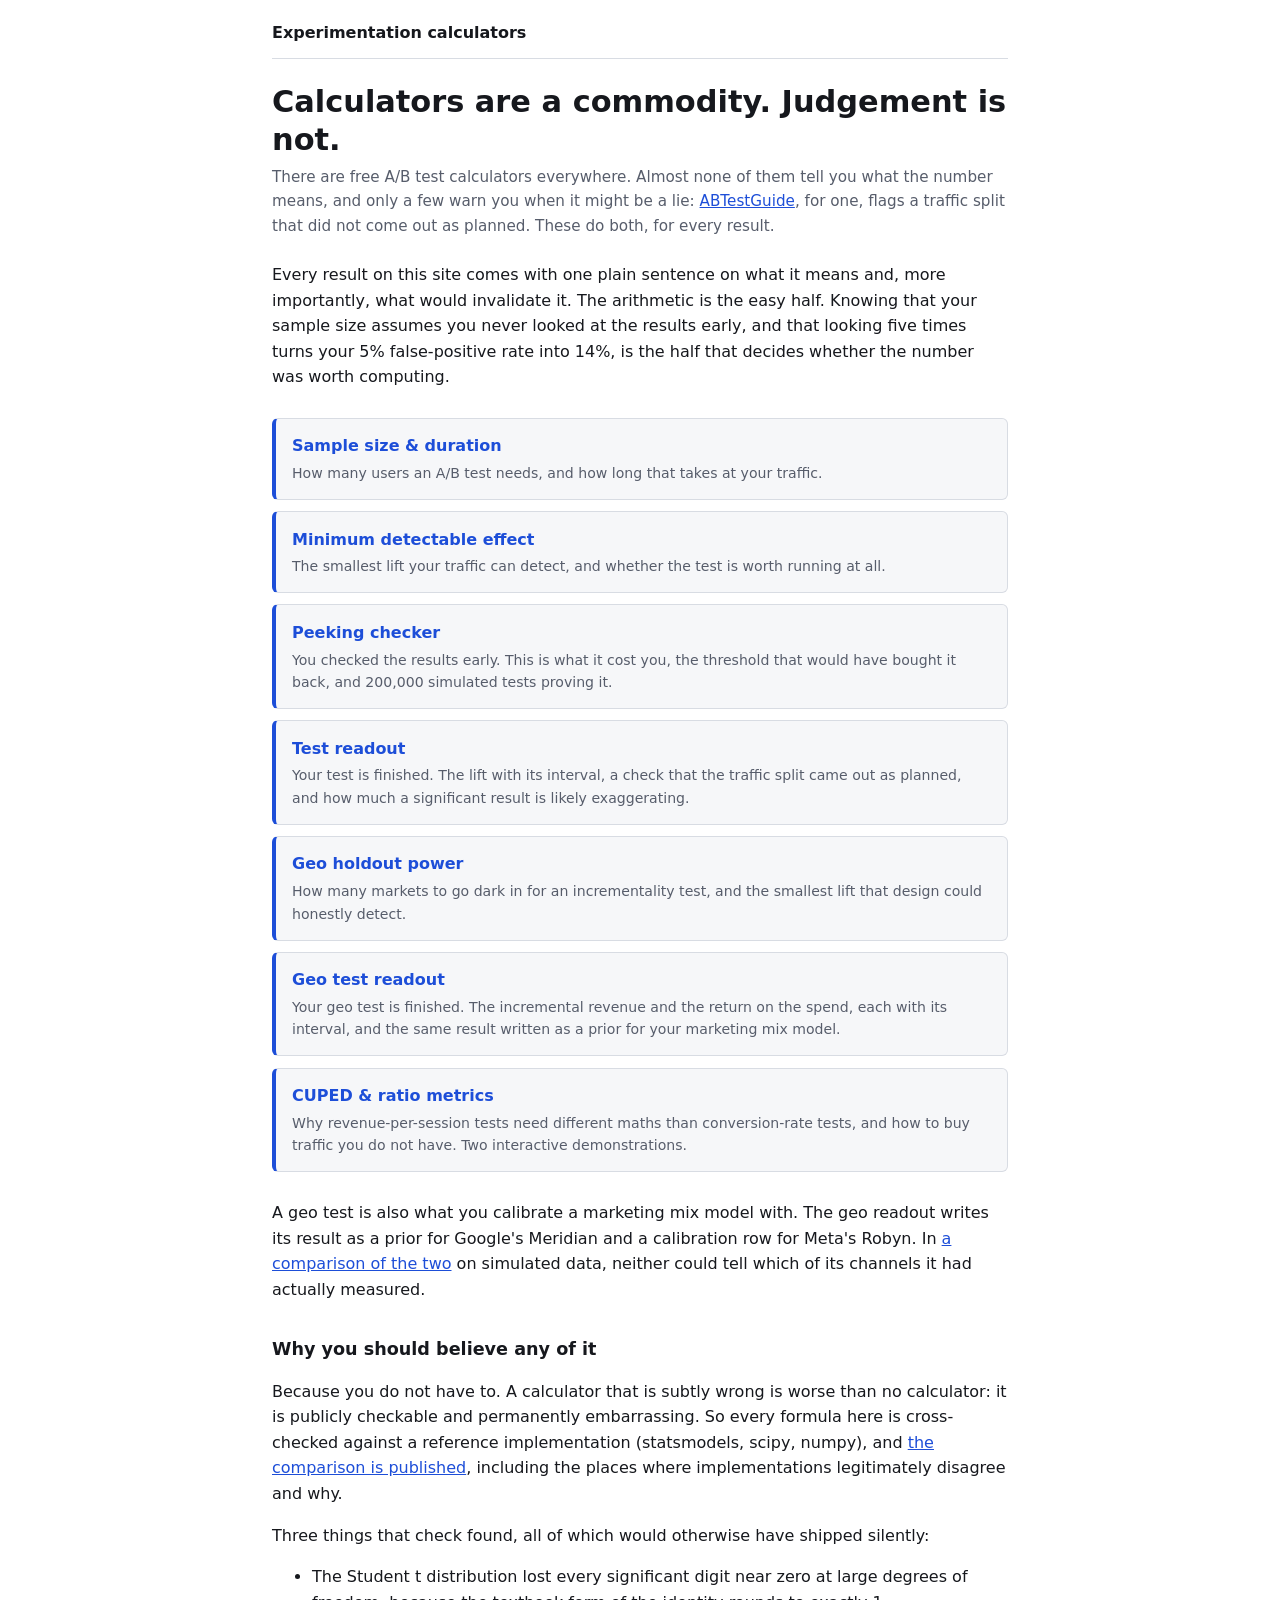
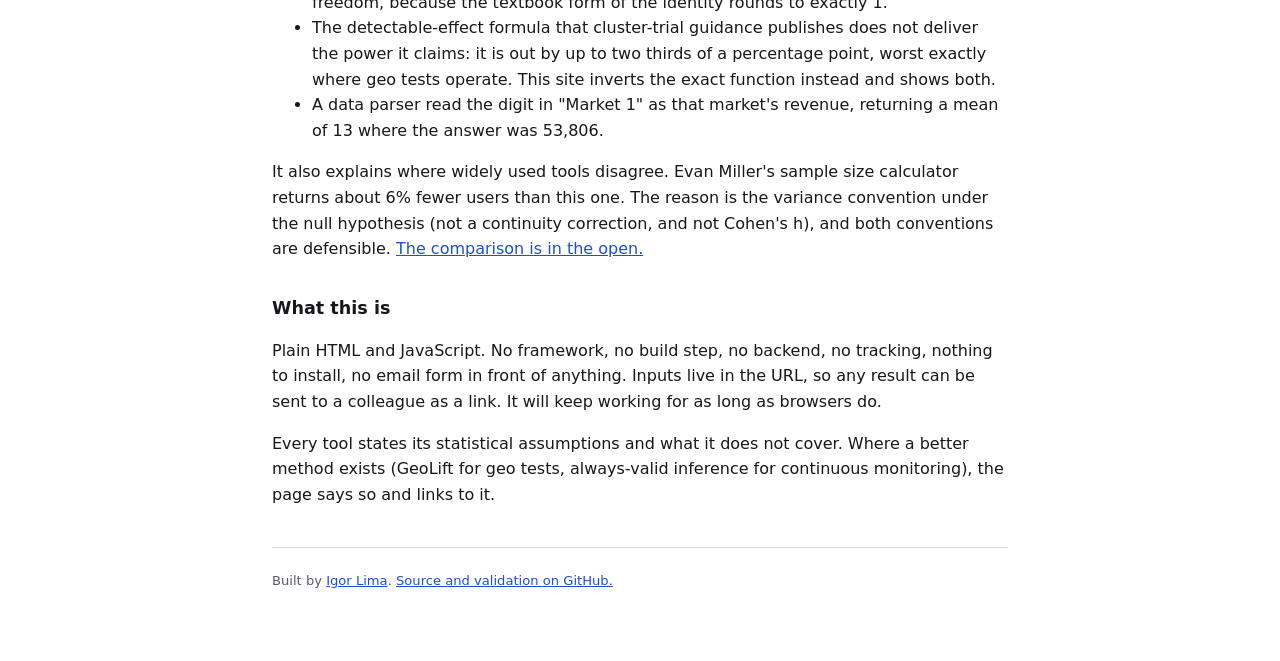
<file: index.html>
<!DOCTYPE html>
<html lang="en">
<head>
<meta charset="utf-8">
<meta name="viewport" content="width=device-width, initial-scale=1">
<title>Experimentation calculators</title>
<meta name="description" content="Six free calculators and an interactive explainer for people who run A/B tests, each result paired with the caveat that would invalidate it. Every formula checked against a reference implementation, with the comparison published.">
<link rel="canonical" href="https://igorlima-py.github.io/experiment-calculators/">
<meta name="google-site-verification" content="BN1Gqd5OLsngFtp67WFG3sUhUdgl2p_uhmdGgtcc8iY">
<link rel="icon" href="./assets/favicon.svg" type="image/svg+xml">
<meta property="og:type" content="website">
<meta property="og:url" content="https://igorlima-py.github.io/experiment-calculators/">
<meta property="og:title" content="Experimentation calculators">
<meta property="og:description" content="Six free calculators and an interactive explainer for people who run A/B tests, each result paired with the caveat that would invalidate it. Every formula checked against a reference implementation, with the comparison published.">
<meta property="og:image" content="https://igorlima-py.github.io/experiment-calculators/assets/og/home.png">
<meta property="og:image:width" content="1200">
<meta property="og:image:height" content="630">
<meta name="twitter:card" content="summary_large_image">
<meta name="twitter:title" content="Experimentation calculators">
<meta name="twitter:description" content="Six free calculators and an interactive explainer for people who run A/B tests, each result paired with the caveat that would invalidate it. Every formula checked against a reference implementation, with the comparison published.">
<meta name="twitter:image" content="https://igorlima-py.github.io/experiment-calculators/assets/og/home.png">
<link rel="stylesheet" href="assets/style.css">
</head>
<body>
<div class="wrap">

<header class="site-header">
  <a class="home" href="index.html">Experimentation calculators</a>
</header>

<main>
  <h1>Calculators are a commodity. Judgement is not.</h1>

  <p class="tool-sub">There are free A/B test calculators everywhere. Almost none of
  them tell you what the number means, and only a few warn you when it might be
  a lie: <a href="https://abtestguide.com/calc/">ABTestGuide</a>, for one, flags
  a traffic split that did not come out as planned. These do both, for every
  result.</p>

  <p>Every result on this site comes with one plain sentence on what it means
  and, more importantly, what would invalidate it. The
  arithmetic is the easy half. Knowing that your sample size assumes you never
  looked at the results early, and that looking five times turns your 5%
  false-positive rate into 14%, is the half that decides whether the number was
  worth computing.</p>

  <nav class="tool-list">
    <a class="tool-card" href="tools/sample-size.html">
      <span class="tool-name">Sample size &amp; duration</span>
      <span class="tool-desc">How many users an A/B test needs, and how long
      that takes at your traffic.</span>
    </a>

    <a class="tool-card" href="tools/mde.html">
      <span class="tool-name">Minimum detectable effect</span>
      <span class="tool-desc">The smallest lift your traffic can detect,
      and whether the test is worth running at all.</span>
    </a>

    <a class="tool-card" href="tools/peeking.html">
      <span class="tool-name">Peeking checker</span>
      <span class="tool-desc">You checked the results early. This is what it
      cost you, the threshold that would have bought it back, and 200,000
      simulated tests proving it.</span>
    </a>

    <a class="tool-card" href="tools/readout.html">
      <span class="tool-name">Test readout</span>
      <span class="tool-desc">Your test is finished. The lift with its
      interval, a check that the traffic split came out as planned, and how
      much a significant result is likely exaggerating.</span>
    </a>

    <a class="tool-card" href="tools/geo-holdout.html">
      <span class="tool-name">Geo holdout power</span>
      <span class="tool-desc">How many markets to go dark in for an
      incrementality test, and the smallest lift that design could honestly
      detect.</span>
    </a>

    <a class="tool-card" href="tools/geo-readout.html">
      <span class="tool-name">Geo test readout</span>
      <span class="tool-desc">Your geo test is finished. The incremental
      revenue and the return on the spend, each with its interval, and the
      same result written as a prior for your marketing mix model.</span>
    </a>

    <a class="tool-card" href="tools/cuped.html">
      <span class="tool-name">CUPED &amp; ratio metrics</span>
      <span class="tool-desc">Why revenue-per-session tests need different
      maths than conversion-rate tests, and how to buy traffic you do not
      have. Two interactive demonstrations.</span>
    </a>
  </nav>

  <p>A geo test is also what you calibrate a marketing mix model with. The geo
  readout writes its result as a prior for Google's Meridian and a calibration
  row for Meta's Robyn. In
  <a href="https://github.com/IgorLima-py/mmm-meridian-vs-robyn/blob/main/article/meridian-vs-robyn.md">a
  comparison of the two</a> on simulated data, neither could tell which of its
  channels it had actually measured.</p>

  <h2>Why you should believe any of it</h2>

  <p>Because you do not have to. A calculator that is subtly wrong is worse
  than no calculator: it is publicly checkable and permanently embarrassing.
  So every formula here is cross-checked against a reference implementation
  (statsmodels, scipy, numpy), and
  <a href="validation/index.html">the comparison is published</a>, including
  the places where implementations legitimately disagree and why.</p>

  <p>Three things that check found, all of which would otherwise have shipped
  silently:</p>

  <ul>
    <li>The Student t distribution lost every significant digit near zero at
    large degrees of freedom, because the textbook form of the identity rounds
    to exactly 1.</li>
    <li>The detectable-effect formula that cluster-trial guidance publishes does
    not deliver the power it claims: it is out by up to two thirds of a
    percentage point, worst exactly where geo tests operate. This site inverts
    the exact function instead and shows both.</li>
    <li>A data parser read the digit in "Market 1" as that market's revenue,
    returning a mean of 13 where the answer was 53,806.</li>
  </ul>

  <p>It also explains where widely used tools disagree. Evan Miller's sample
  size calculator returns about 6% fewer users than this one. The reason is the
  variance convention under the null hypothesis (not a continuity correction,
  and not Cohen's h), and both conventions are defensible.
  <a href="validation/index.html">The comparison is in the open.</a></p>

  <h2>What this is</h2>

  <p>Plain HTML and JavaScript. No framework, no build step, no backend, no
  tracking, nothing to install, no email form in front of anything. Inputs live
  in the URL, so any result can be sent to a colleague as a link. It will keep
  working for as long as browsers do.</p>

  <p>Every tool states its statistical assumptions and what it does not cover.
  Where a better method exists (GeoLift for geo tests, always-valid inference
  for continuous monitoring), the page says so and links to it.</p>
</main>

<footer class="site-footer">
  <p>Built by <a href="https://github.com/IgorLima-py">Igor Lima</a>.
  <a href="https://github.com/IgorLima-py/experiment-calculators">Source and
  validation on GitHub.</a></p>
</footer>

</div>
</body>
</html>
</file>
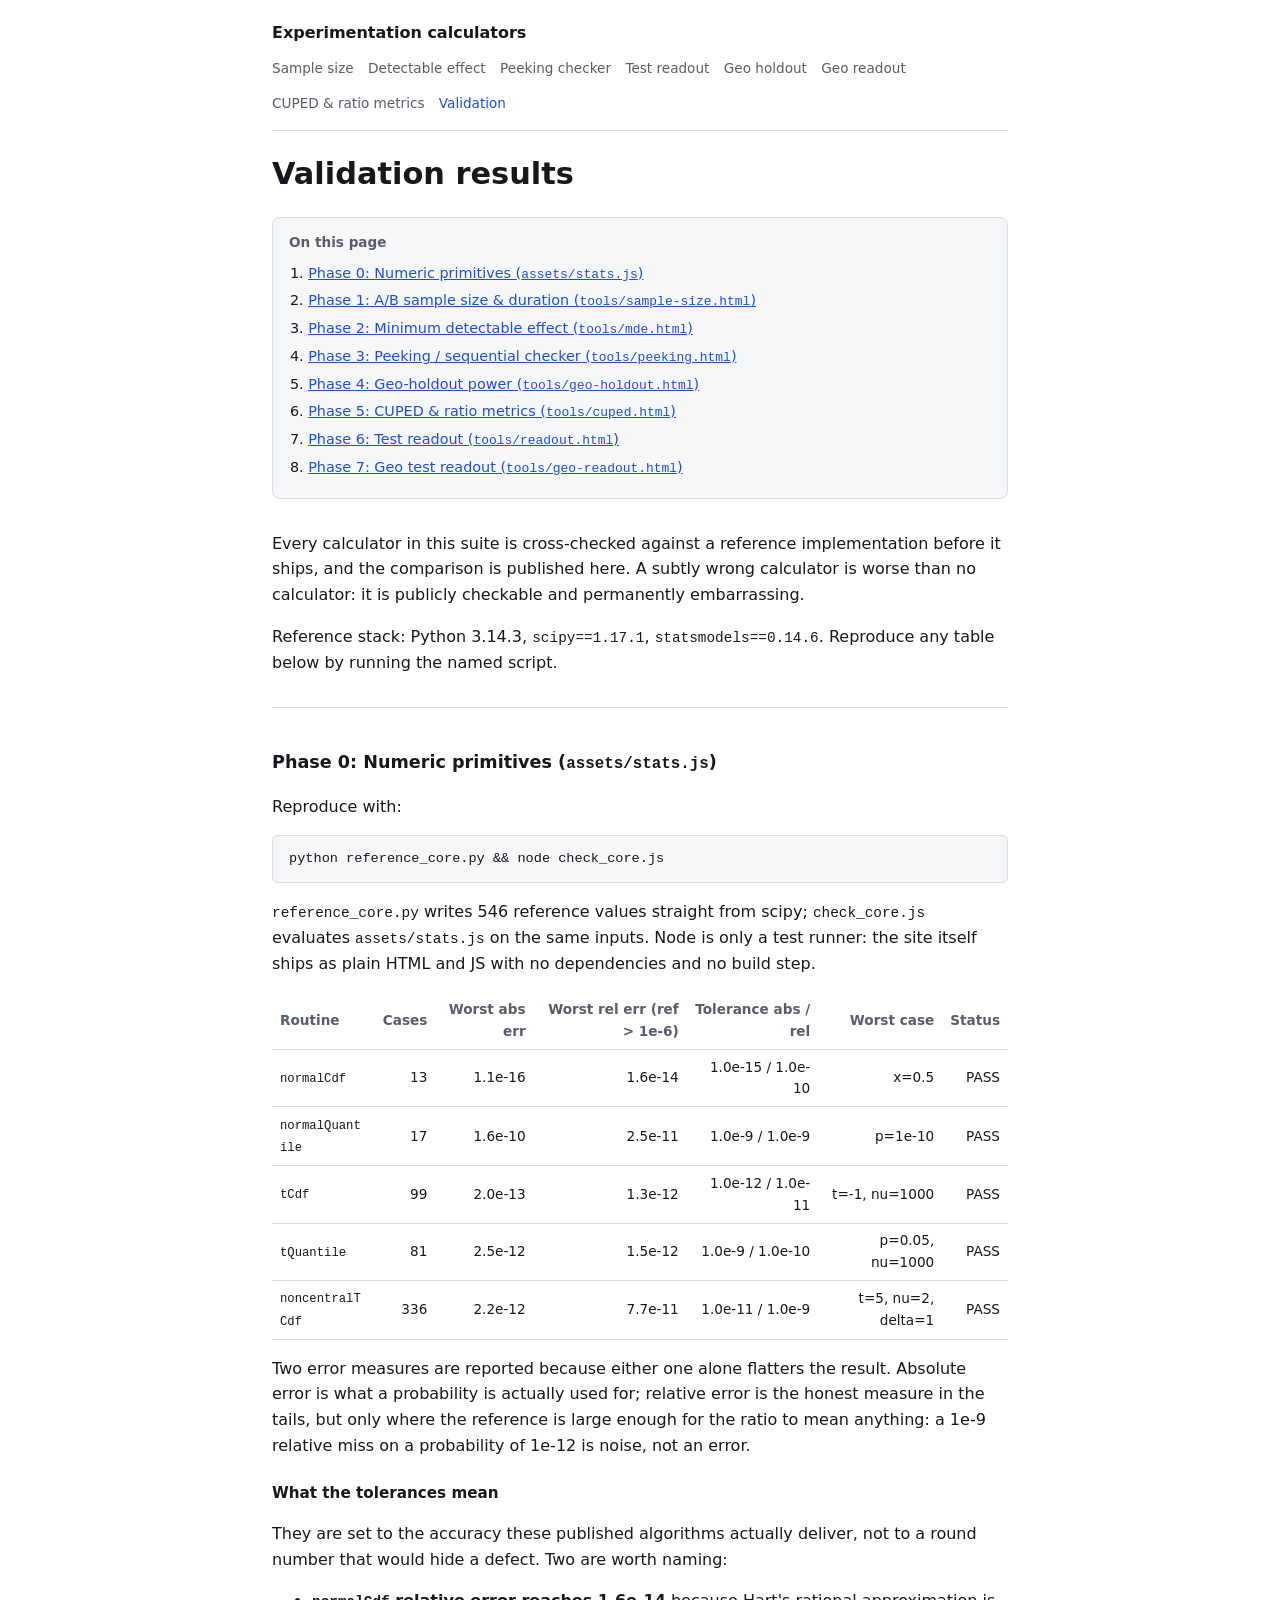
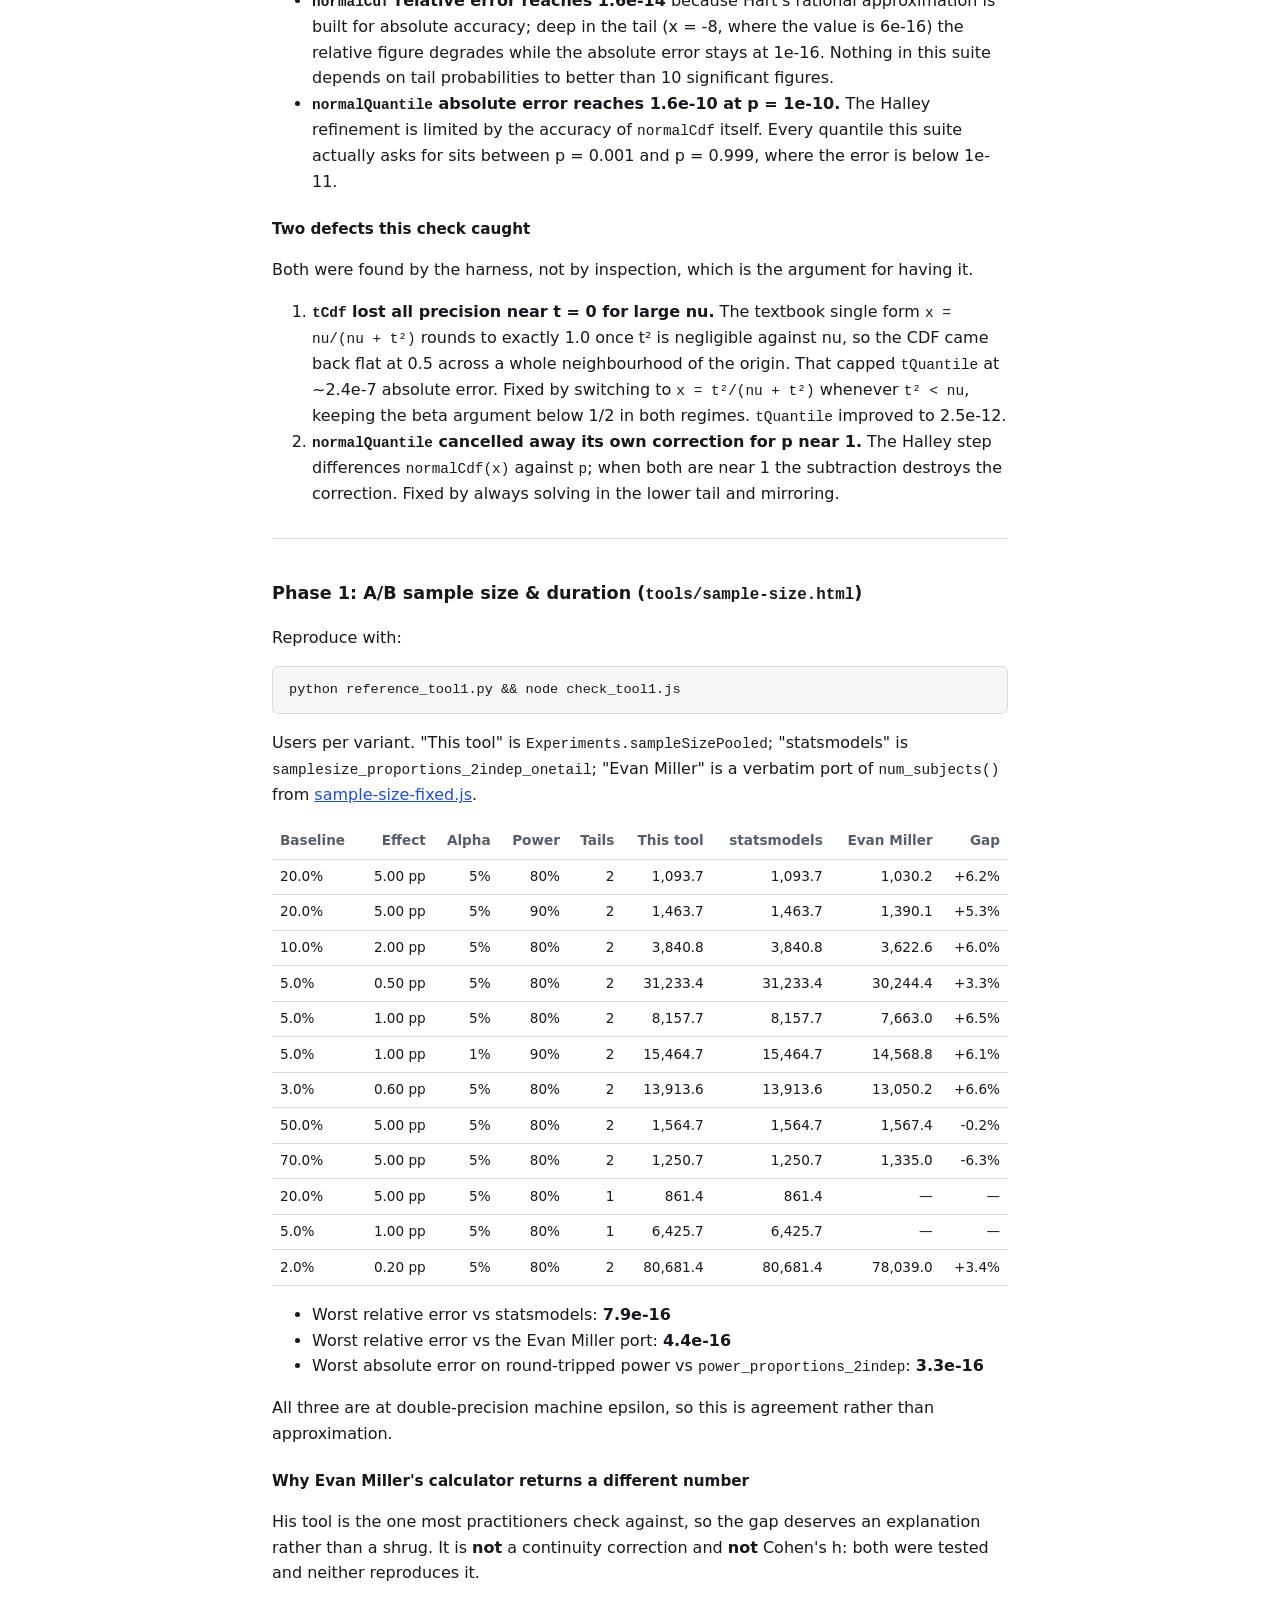
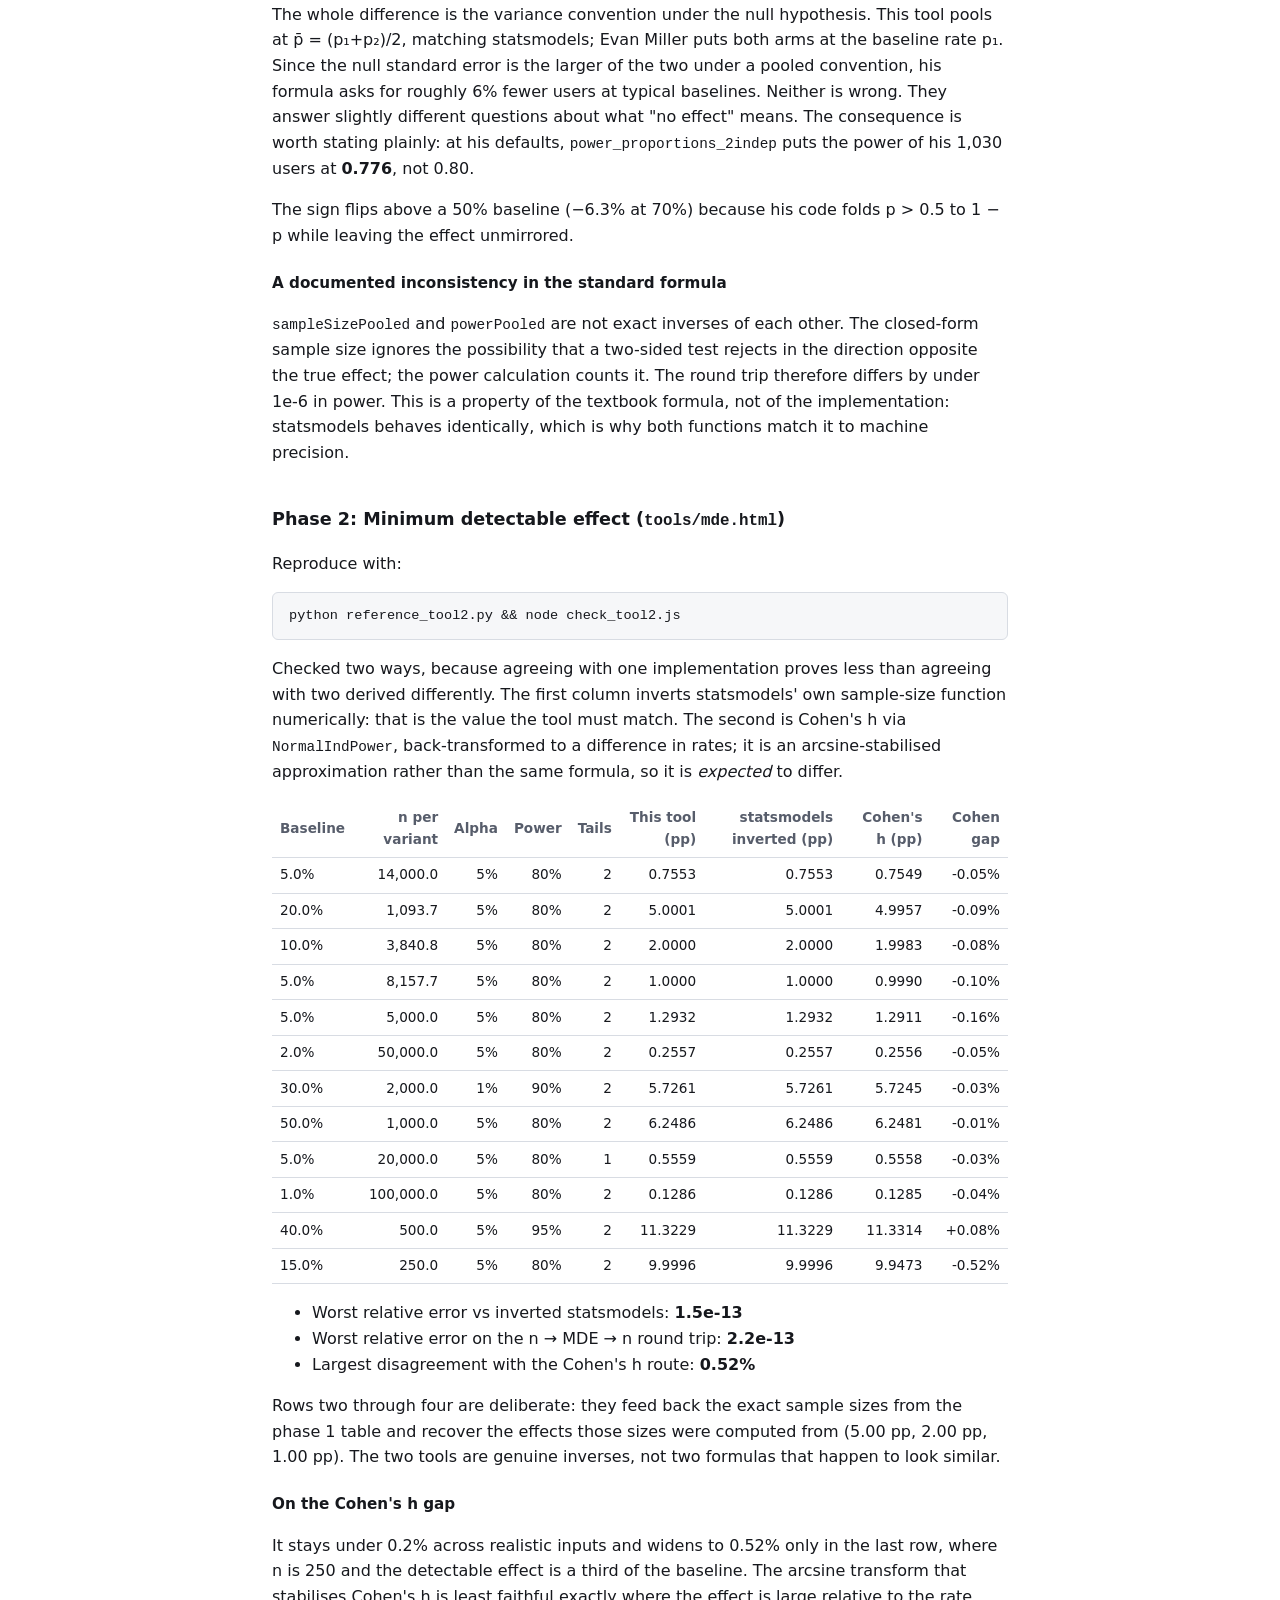
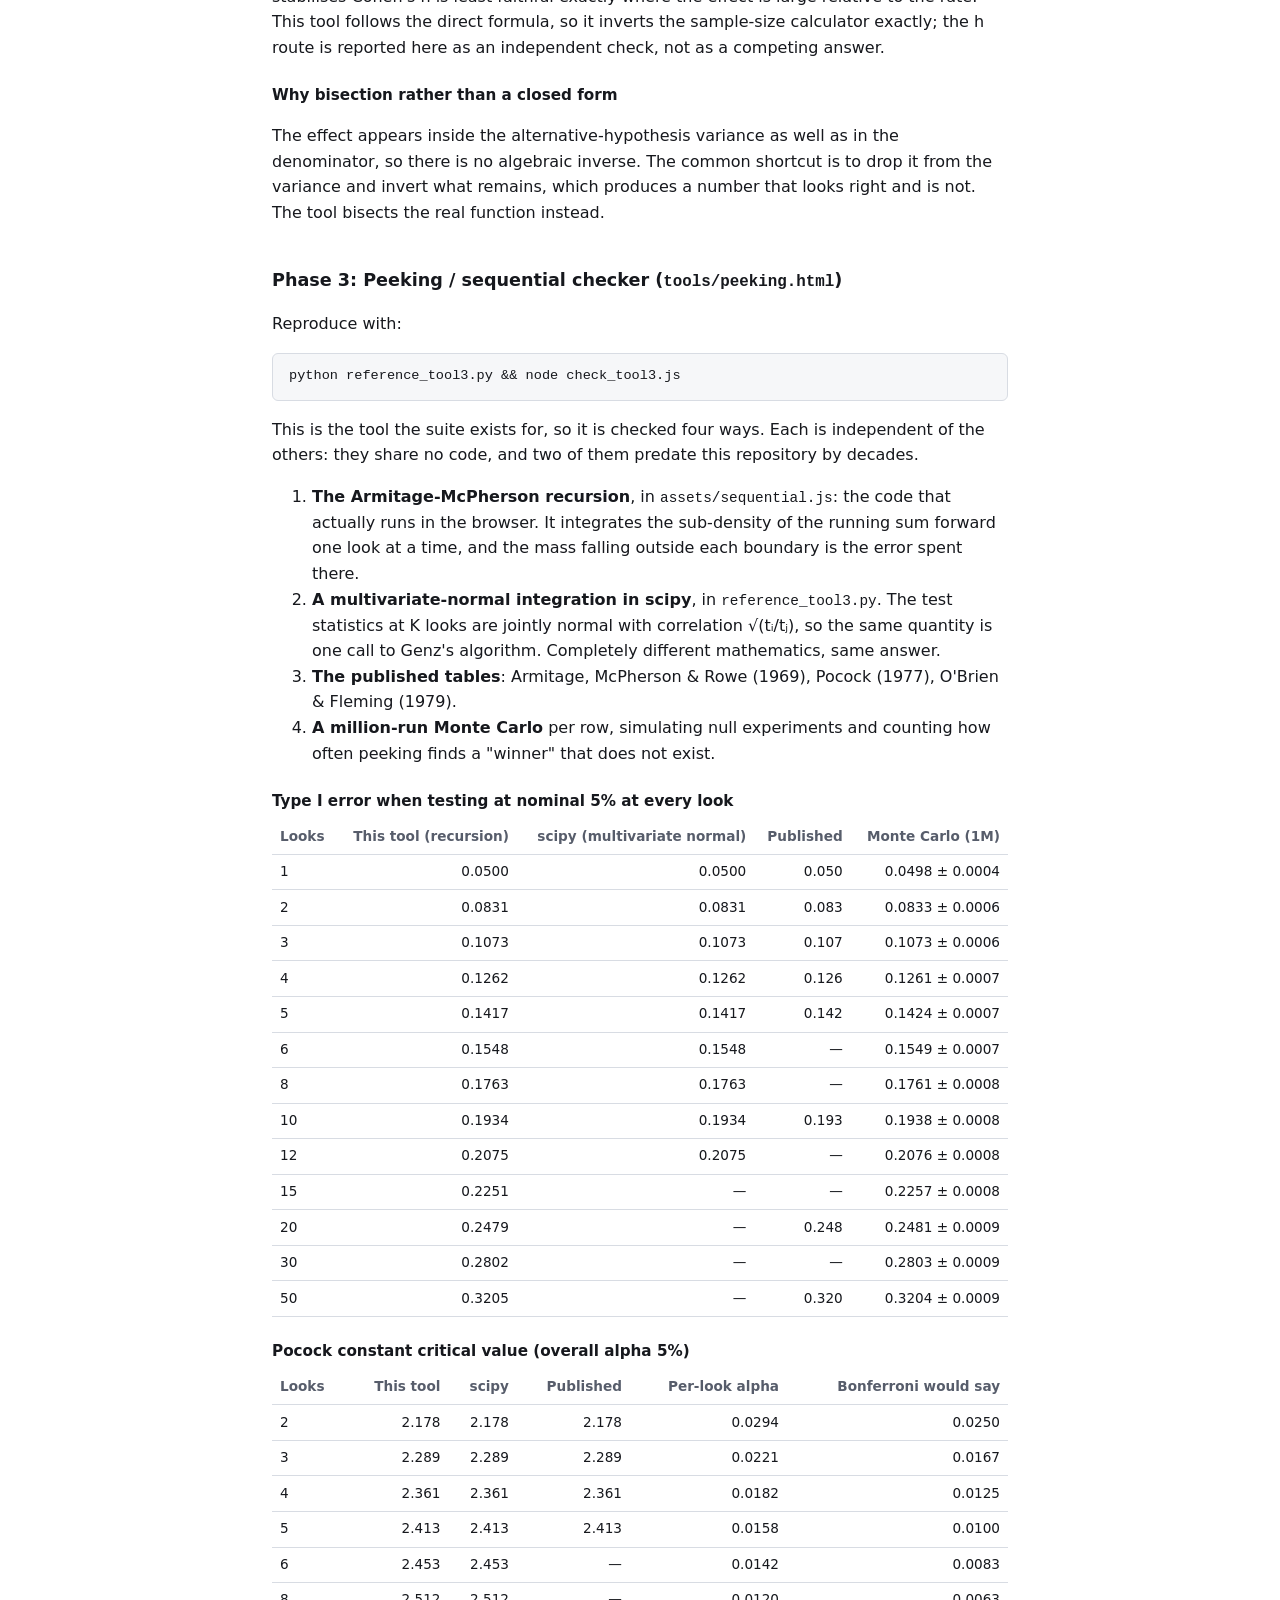
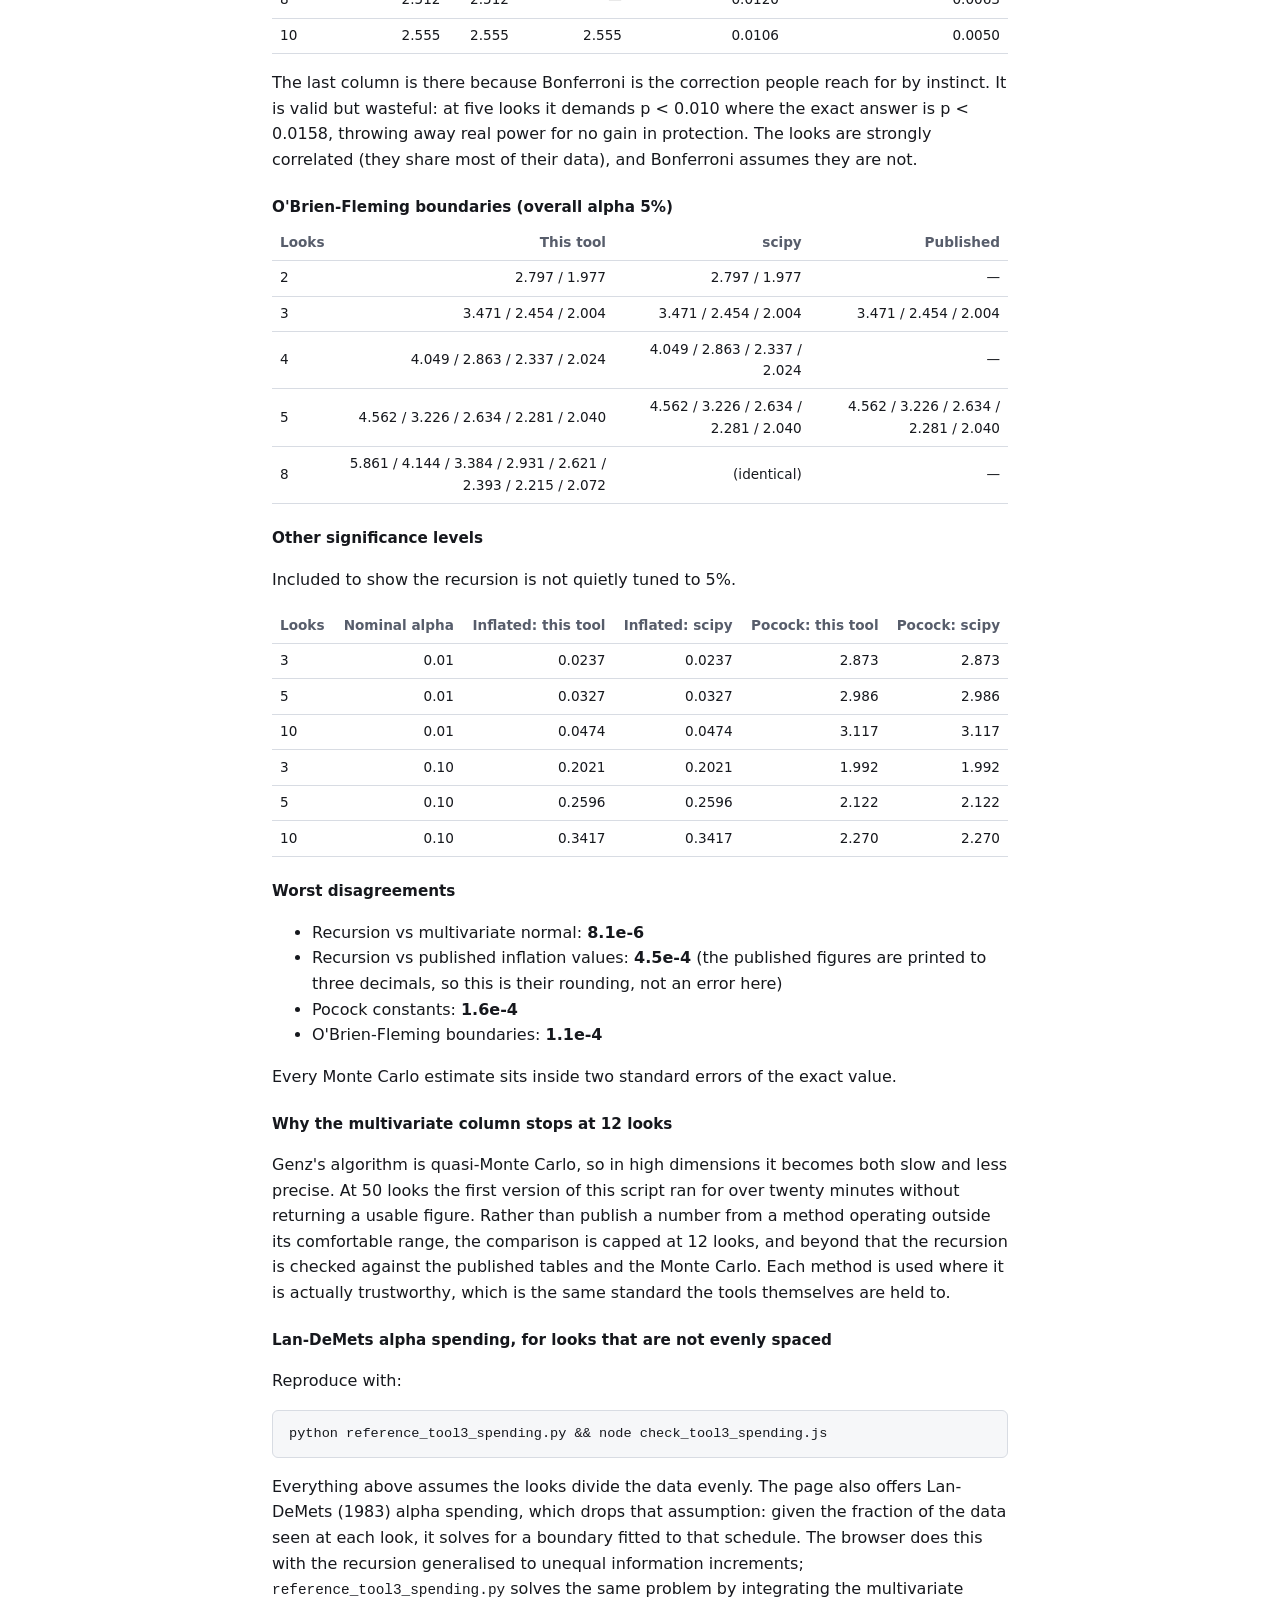
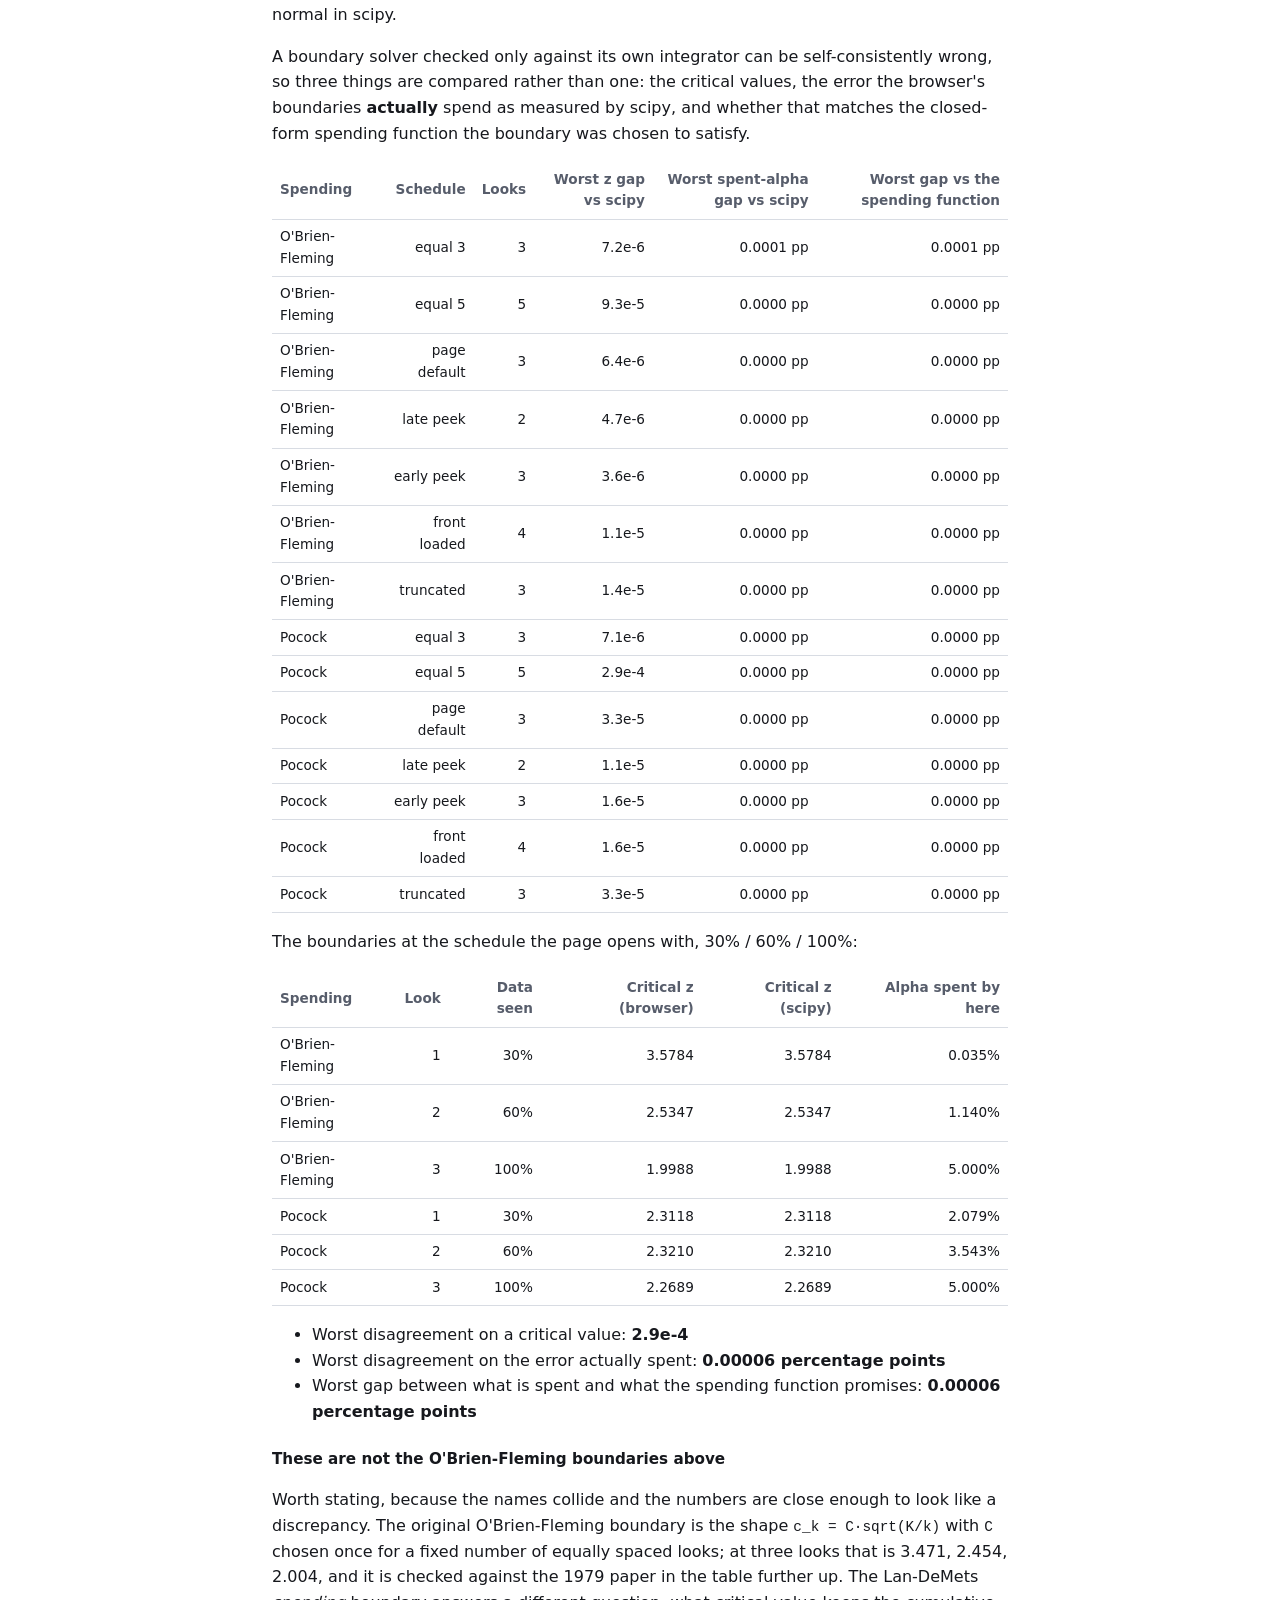
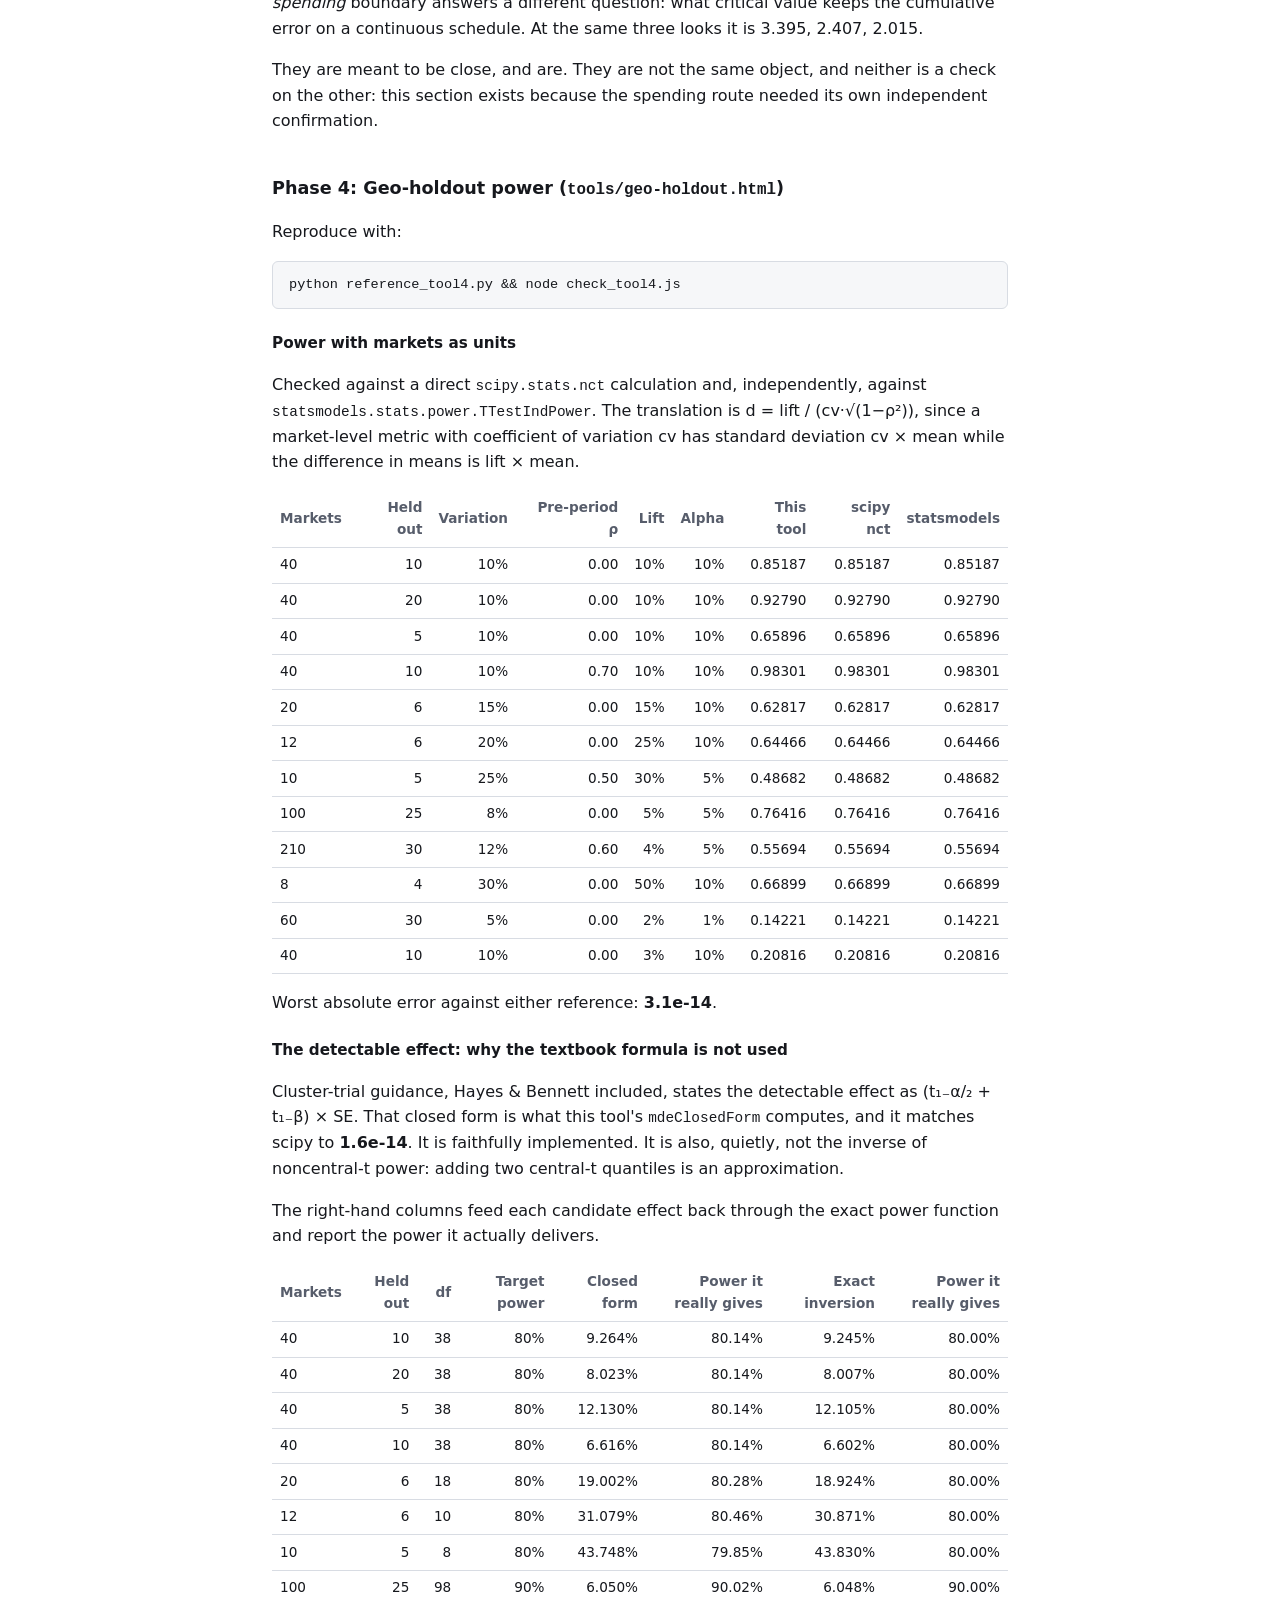
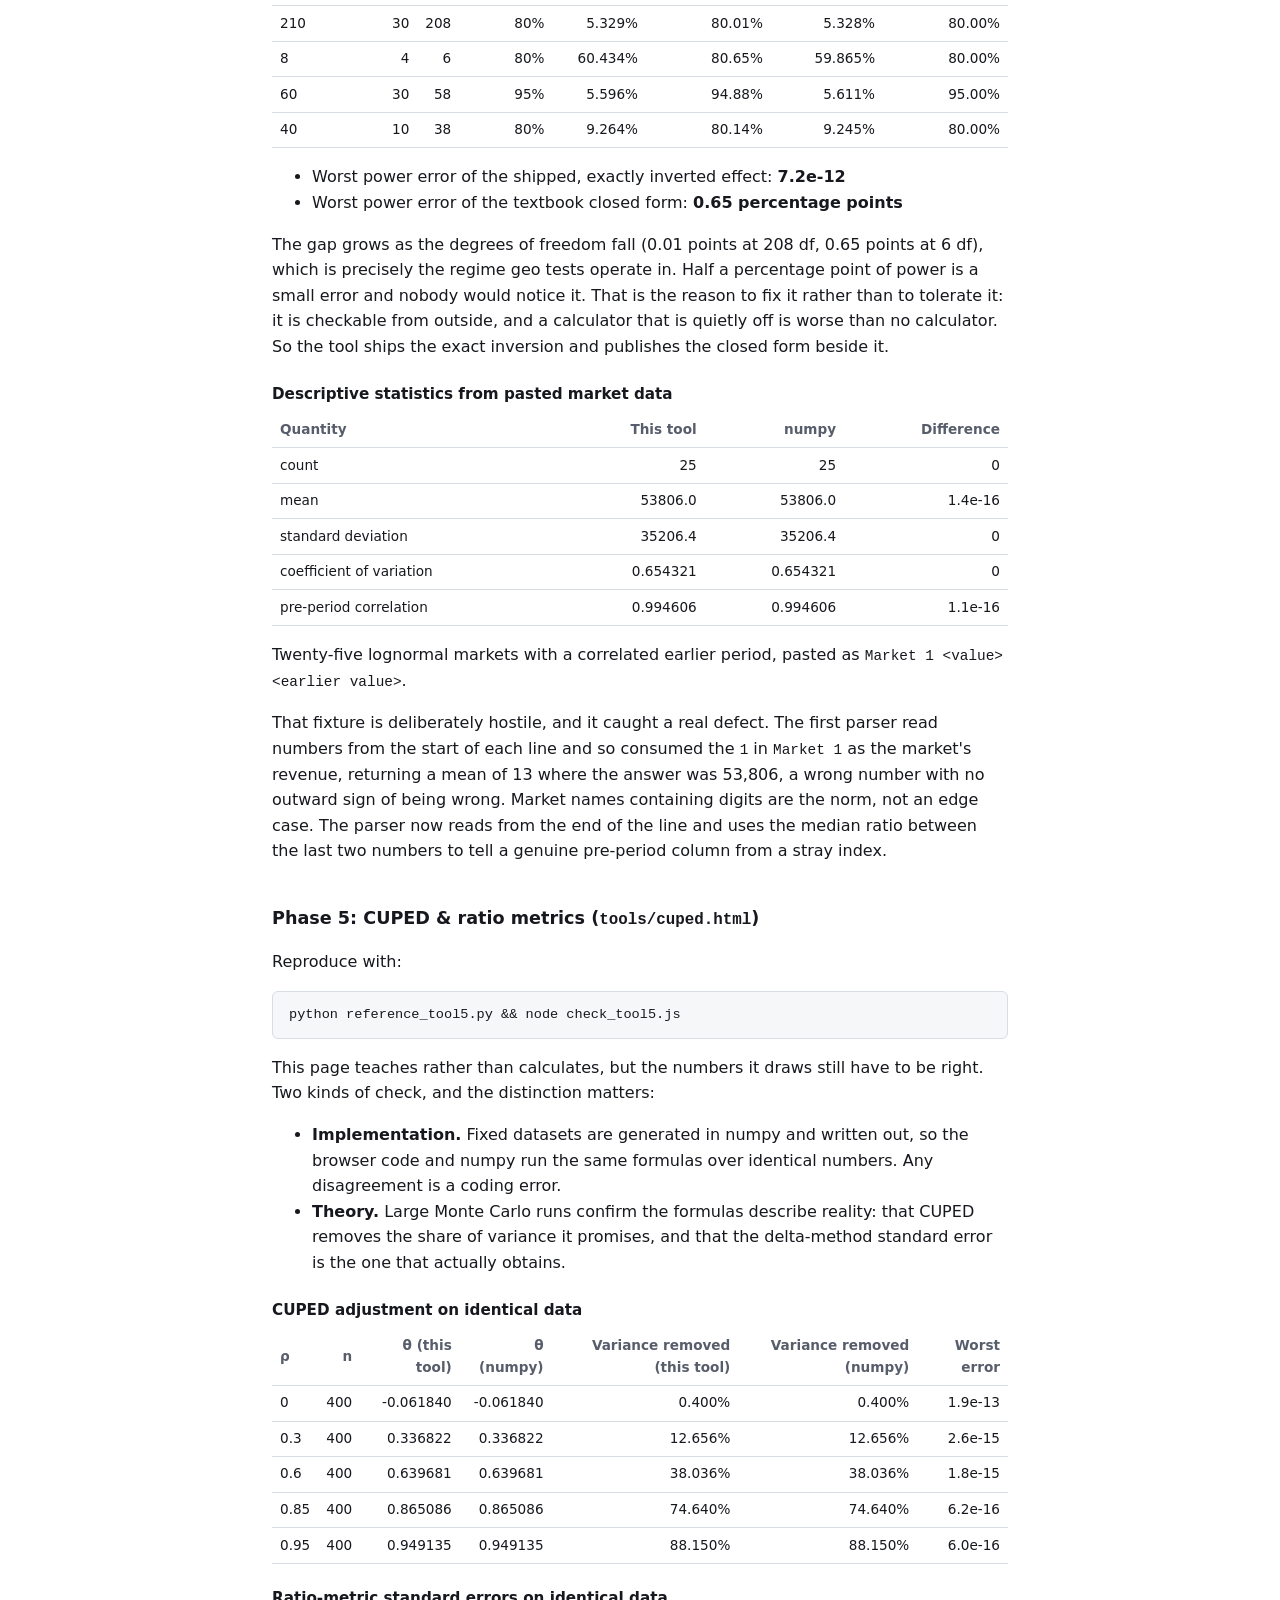
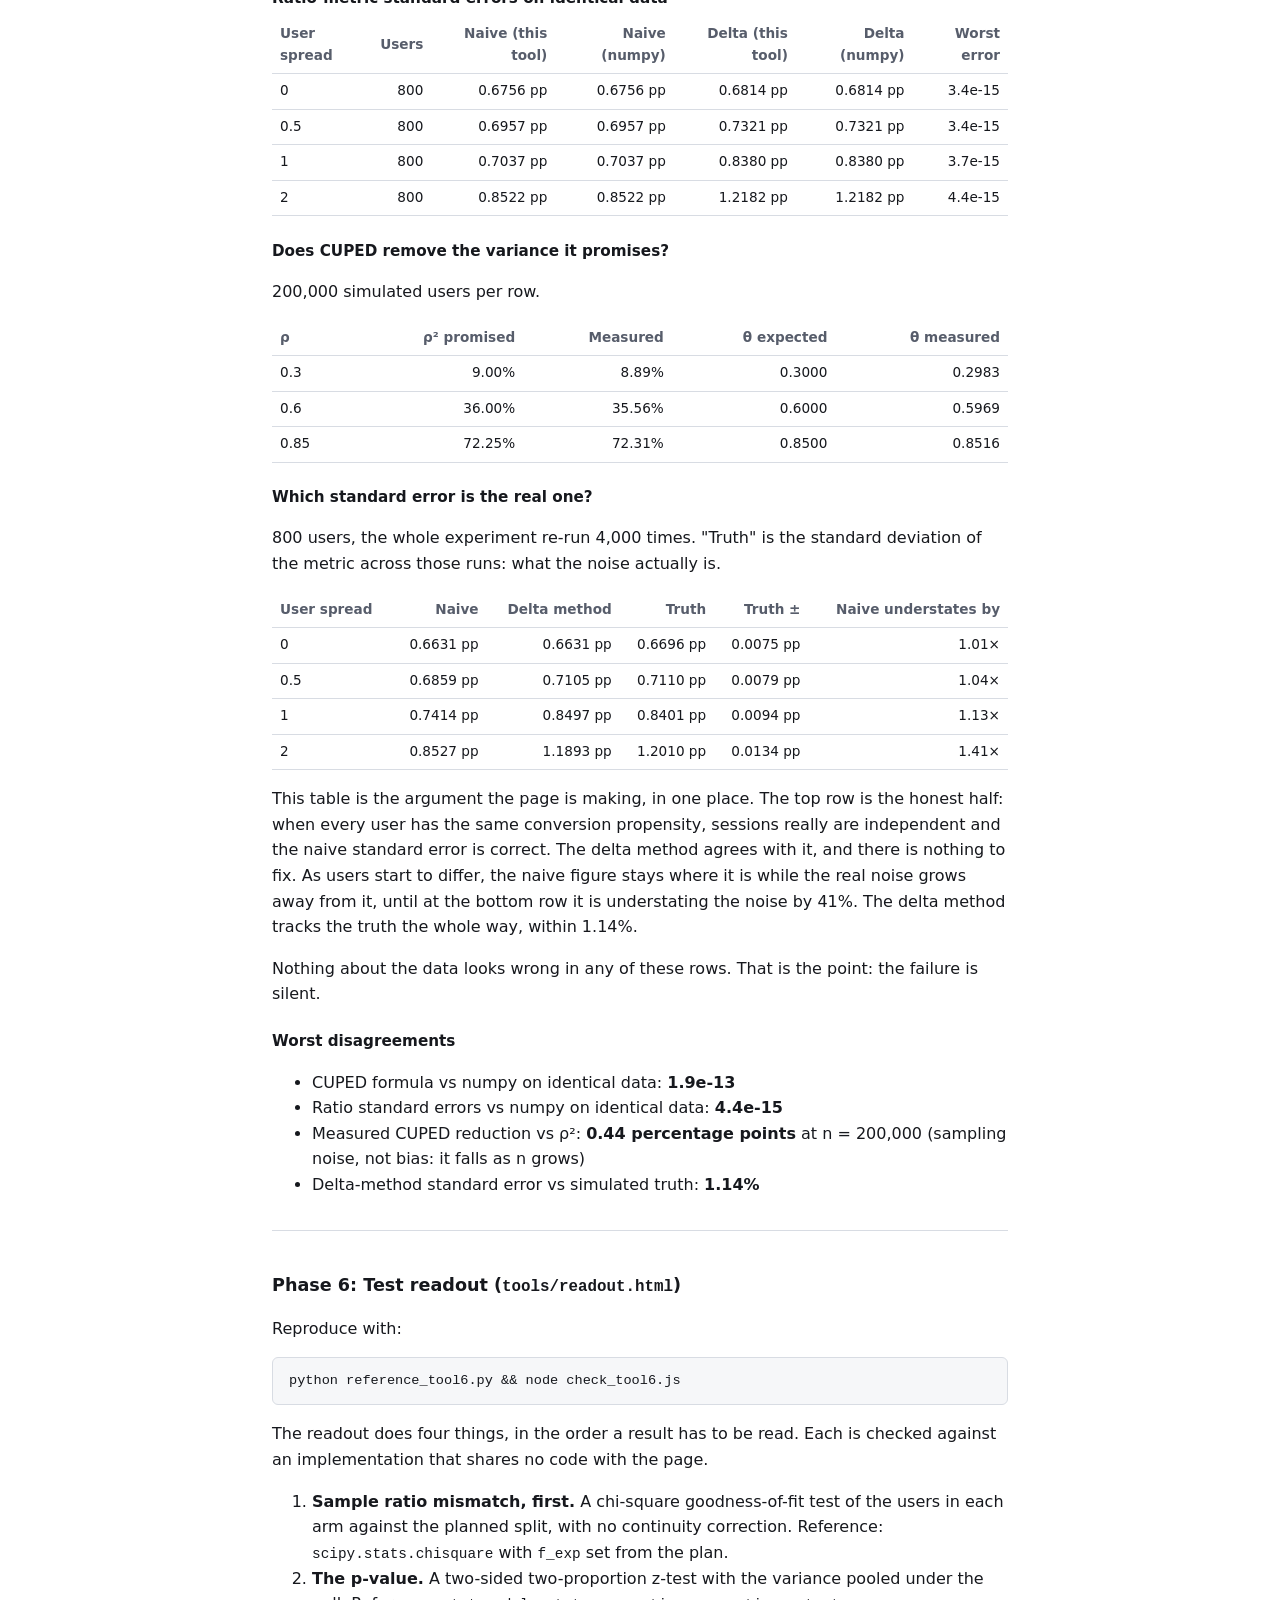
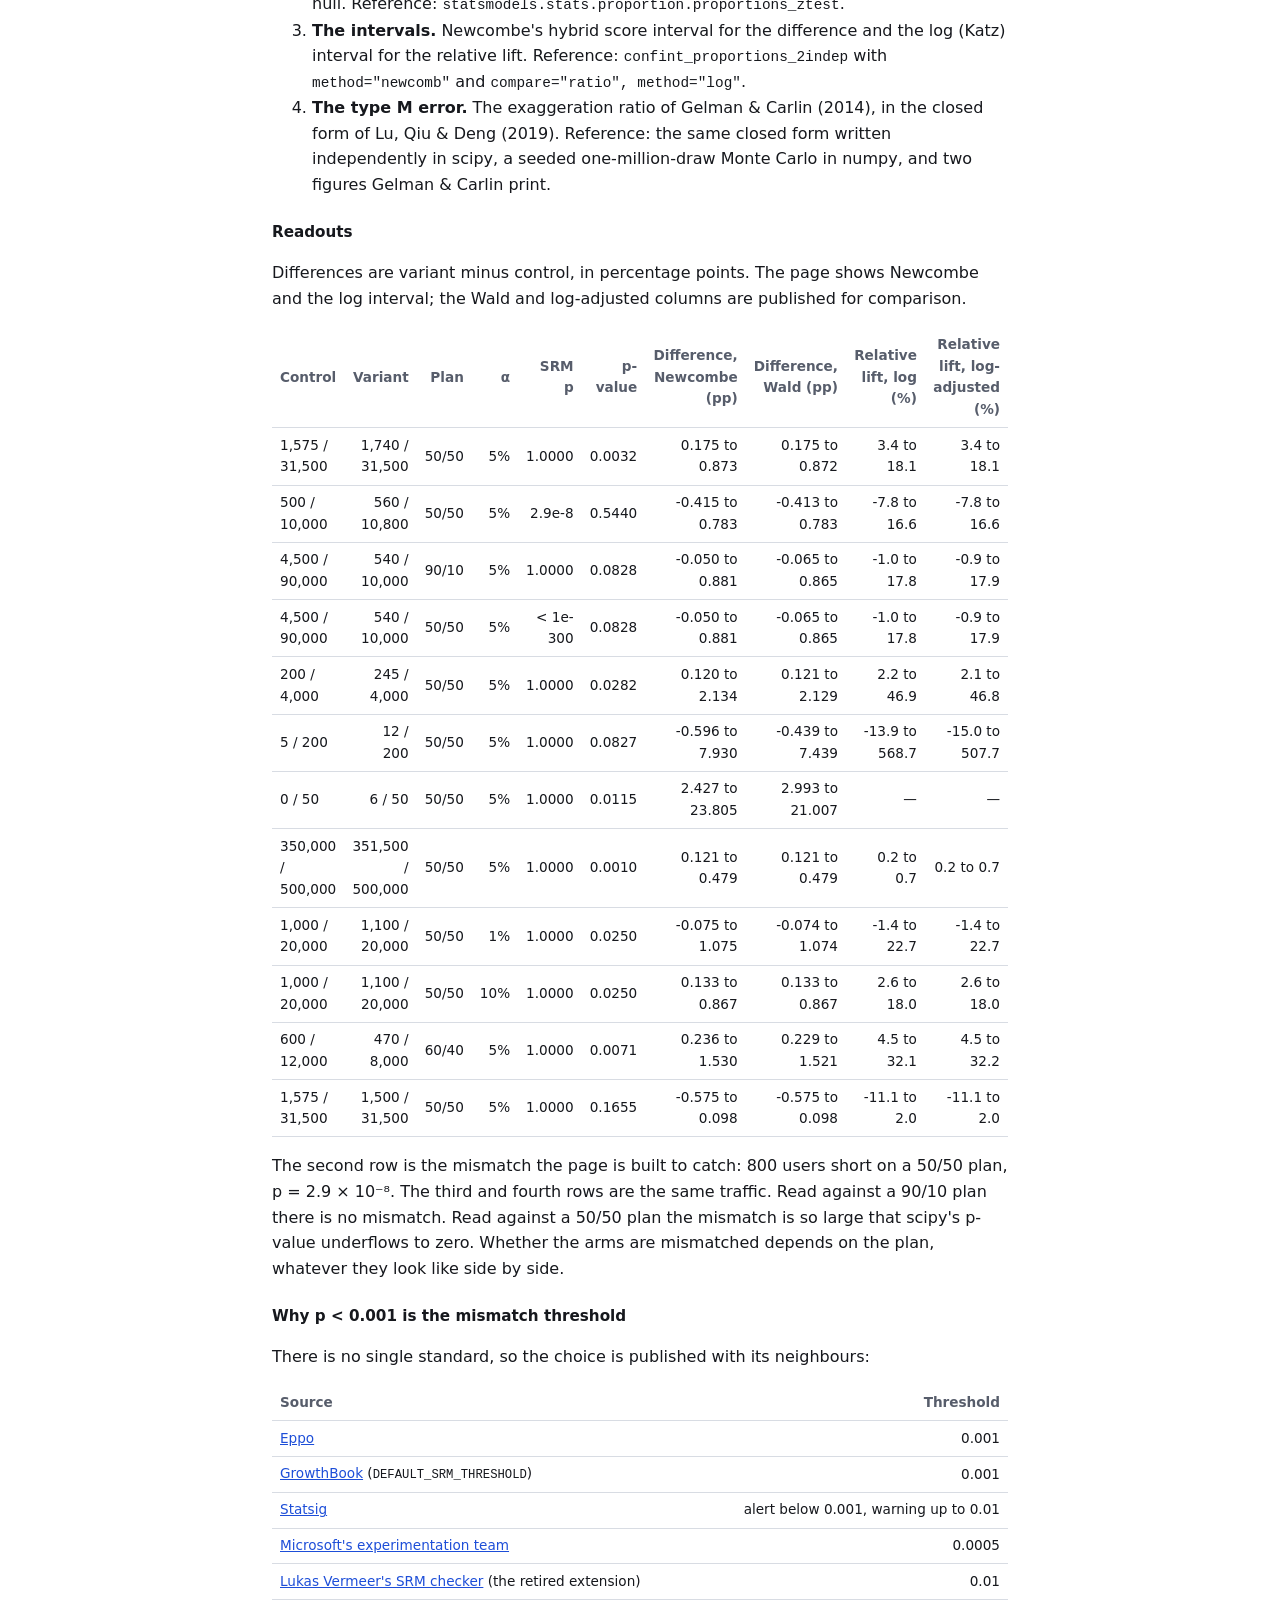
<file: validation/index.html>
<!DOCTYPE html>
<html lang="en">
<head>
<meta charset="utf-8">
<meta name="viewport" content="width=device-width, initial-scale=1">
<title>Validation results</title>
<meta name="description" content="Every formula in the experimentation calculator suite, cross-checked against scipy, statsmodels and numpy, with the worst disagreement in each table and the defects the process caught.">
<link rel="canonical" href="https://igorlima-py.github.io/experiment-calculators/validation/">
<link rel="icon" href="../assets/favicon.svg" type="image/svg+xml">
<meta property="og:type" content="article">
<meta property="og:url" content="https://igorlima-py.github.io/experiment-calculators/validation/">
<meta property="og:title" content="Validation results">
<meta property="og:description" content="Every formula in the experimentation calculator suite, cross-checked against scipy, statsmodels and numpy, with the worst disagreement in each table and the defects the process caught.">
<meta property="og:image" content="https://igorlima-py.github.io/experiment-calculators/assets/og/validation.png">
<meta name="twitter:card" content="summary_large_image">
<meta name="twitter:title" content="Validation results">
<meta name="twitter:description" content="Every formula in the experimentation calculator suite, cross-checked against scipy, statsmodels and numpy, with the worst disagreement in each table and the defects the process caught.">
<meta name="twitter:image" content="https://igorlima-py.github.io/experiment-calculators/assets/og/validation.png">
<link rel="stylesheet" href="../assets/style.css">
</head>
<body>
<div class="wrap">

<header class="site-header">
  <a class="home" href="../index.html">Experimentation calculators</a>
  <nav class="site-nav">
    <a href="../tools/sample-size.html">Sample size</a>
    <a href="../tools/mde.html">Detectable effect</a>
    <a href="../tools/peeking.html">Peeking checker</a>
    <a href="../tools/readout.html">Test readout</a>
    <a href="../tools/geo-holdout.html">Geo holdout</a>
    <a href="../tools/geo-readout.html">Geo readout</a>
    <a href="../tools/cuped.html">CUPED &amp; ratio metrics</a>
    <a href="index.html" aria-current="page">Validation</a>
  </nav>
</header>

<main class="prose">
<h1 id="validation-results">Validation results</h1>
<nav class="toc" aria-label="Contents">
  <p class="toc-title">On this page</p>
  <ol>
    <li><a href="#phase-0-numeric-primitives-assets-stats-js">Phase 0: Numeric primitives (<code>assets/stats.js</code>)</a></li>
    <li><a href="#phase-1-a-b-sample-size-duration-tools-sample-size-html">Phase 1: A/B sample size &amp; duration (<code>tools/sample-size.html</code>)</a></li>
    <li><a href="#phase-2-minimum-detectable-effect-tools-mde-html">Phase 2: Minimum detectable effect (<code>tools/mde.html</code>)</a></li>
    <li><a href="#phase-3-peeking-sequential-checker-tools-peeking-html">Phase 3: Peeking / sequential checker (<code>tools/peeking.html</code>)</a></li>
    <li><a href="#phase-4-geo-holdout-power-tools-geo-holdout-html">Phase 4: Geo-holdout power (<code>tools/geo-holdout.html</code>)</a></li>
    <li><a href="#phase-5-cuped-ratio-metrics-tools-cuped-html">Phase 5: CUPED &amp; ratio metrics (<code>tools/cuped.html</code>)</a></li>
    <li><a href="#phase-6-test-readout-tools-readout-html">Phase 6: Test readout (<code>tools/readout.html</code>)</a></li>
    <li><a href="#phase-7-geo-test-readout-tools-geo-readout-html">Phase 7: Geo test readout (<code>tools/geo-readout.html</code>)</a></li>
  </ol>
</nav>

<p>Every calculator in this suite is cross-checked against a reference implementation before it ships, and the comparison is published here. A subtly wrong calculator is worse than no calculator: it is publicly checkable and permanently embarrassing.</p>
<p>Reference stack: Python 3.14.3, <code>scipy==1.17.1</code>, <code>statsmodels==0.14.6</code>. Reproduce any table below by running the named script.</p>
<hr>
<h2 id="phase-0-numeric-primitives-assets-stats-js">Phase 0: Numeric primitives (<code>assets/stats.js</code>)</h2>
<p>Reproduce with:</p>
<pre><code>python reference_core.py &amp;&amp; node check_core.js</code></pre>
<p><code>reference_core.py</code> writes 546 reference values straight from scipy; <code>check_core.js</code> evaluates <code>assets/stats.js</code> on the same inputs. Node is only a test runner: the site itself ships as plain HTML and JS with no dependencies and no build step.</p>
<div class="table-scroll"><table><thead><tr><th>Routine</th><th class="ta-right">Cases</th><th class="ta-right">Worst abs err</th><th class="ta-right">Worst rel err (ref &gt; 1e-6)</th><th>Tolerance abs / rel</th><th>Worst case</th><th>Status</th></tr></thead><tbody><tr><td><code>normalCdf</code></td><td class="ta-right">13</td><td class="ta-right">1.1e-16</td><td class="ta-right">1.6e-14</td><td>1.0e-15 / 1.0e-10</td><td>x=0.5</td><td>PASS</td></tr><tr><td><code>normalQuantile</code></td><td class="ta-right">17</td><td class="ta-right">1.6e-10</td><td class="ta-right">2.5e-11</td><td>1.0e-9 / 1.0e-9</td><td>p=1e-10</td><td>PASS</td></tr><tr><td><code>tCdf</code></td><td class="ta-right">99</td><td class="ta-right">2.0e-13</td><td class="ta-right">1.3e-12</td><td>1.0e-12 / 1.0e-11</td><td>t=-1, nu=1000</td><td>PASS</td></tr><tr><td><code>tQuantile</code></td><td class="ta-right">81</td><td class="ta-right">2.5e-12</td><td class="ta-right">1.5e-12</td><td>1.0e-9 / 1.0e-10</td><td>p=0.05, nu=1000</td><td>PASS</td></tr><tr><td><code>noncentralTCdf</code></td><td class="ta-right">336</td><td class="ta-right">2.2e-12</td><td class="ta-right">7.7e-11</td><td>1.0e-11 / 1.0e-9</td><td>t=5, nu=2, delta=1</td><td>PASS</td></tr></tbody></table></div>
<p>Two error measures are reported because either one alone flatters the result. Absolute error is what a probability is actually used for; relative error is the honest measure in the tails, but only where the reference is large enough for the ratio to mean anything: a 1e-9 relative miss on a probability of 1e-12 is noise, not an error.</p>
<h3 id="what-the-tolerances-mean">What the tolerances mean</h3>
<p>They are set to the accuracy these published algorithms actually deliver, not to a round number that would hide a defect. Two are worth naming:</p>
<ul><li><strong><code>normalCdf</code> relative error reaches 1.6e-14</strong> because Hart&#x27;s rational approximation is built for absolute accuracy; deep in the tail (x = -8, where the value is 6e-16) the relative figure degrades while the absolute error stays at 1e-16. Nothing in this suite depends on tail probabilities to better than 10 significant figures.</li><li><strong><code>normalQuantile</code> absolute error reaches 1.6e-10 at p = 1e-10.</strong> The Halley refinement is limited by the accuracy of <code>normalCdf</code> itself. Every quantile this suite actually asks for sits between p = 0.001 and p = 0.999, where the error is below 1e-11.</li></ul>
<h3 id="two-defects-this-check-caught">Two defects this check caught</h3>
<p>Both were found by the harness, not by inspection, which is the argument for having it.</p>
<ol><li><strong><code>tCdf</code> lost all precision near t = 0 for large nu.</strong> The textbook single form <code>x = nu/(nu + t²)</code> rounds to exactly 1.0 once t² is negligible against nu, so the CDF came back flat at 0.5 across a whole neighbourhood of the origin. That capped <code>tQuantile</code> at ~2.4e-7 absolute error. Fixed by switching to <code>x = t²/(nu + t²)</code> whenever <code>t² &lt; nu</code>, keeping the beta argument below 1/2 in both regimes. <code>tQuantile</code> improved to 2.5e-12.</li><li><strong><code>normalQuantile</code> cancelled away its own correction for p near 1.</strong> The Halley step differences <code>normalCdf(x)</code> against <code>p</code>; when both are near 1 the subtraction destroys the correction. Fixed by always solving in the lower tail and mirroring.</li></ol>
<hr>
<h2 id="phase-1-a-b-sample-size-duration-tools-sample-size-html">Phase 1: A/B sample size &amp; duration (<code>tools/sample-size.html</code>)</h2>
<p>Reproduce with:</p>
<pre><code>python reference_tool1.py &amp;&amp; node check_tool1.js</code></pre>
<p>Users per variant. &quot;This tool&quot; is <code>Experiments.sampleSizePooled</code>; &quot;statsmodels&quot; is <code>samplesize_proportions_2indep_onetail</code>; &quot;Evan Miller&quot; is a verbatim port of <code>num_subjects()</code> from <a href="https://www.evanmiller.org/ab-testing/sample-size-fixed.js">sample-size-fixed.js</a>.</p>
<div class="table-scroll"><table><thead><tr><th class="ta-right">Baseline</th><th class="ta-right">Effect</th><th class="ta-right">Alpha</th><th class="ta-right">Power</th><th class="ta-right">Tails</th><th class="ta-right">This tool</th><th class="ta-right">statsmodels</th><th class="ta-right">Evan Miller</th><th class="ta-right">Gap</th></tr></thead><tbody><tr><td class="ta-right">20.0%</td><td class="ta-right">5.00 pp</td><td class="ta-right">5%</td><td class="ta-right">80%</td><td class="ta-right">2</td><td class="ta-right">1,093.7</td><td class="ta-right">1,093.7</td><td class="ta-right">1,030.2</td><td class="ta-right">+6.2%</td></tr><tr><td class="ta-right">20.0%</td><td class="ta-right">5.00 pp</td><td class="ta-right">5%</td><td class="ta-right">90%</td><td class="ta-right">2</td><td class="ta-right">1,463.7</td><td class="ta-right">1,463.7</td><td class="ta-right">1,390.1</td><td class="ta-right">+5.3%</td></tr><tr><td class="ta-right">10.0%</td><td class="ta-right">2.00 pp</td><td class="ta-right">5%</td><td class="ta-right">80%</td><td class="ta-right">2</td><td class="ta-right">3,840.8</td><td class="ta-right">3,840.8</td><td class="ta-right">3,622.6</td><td class="ta-right">+6.0%</td></tr><tr><td class="ta-right">5.0%</td><td class="ta-right">0.50 pp</td><td class="ta-right">5%</td><td class="ta-right">80%</td><td class="ta-right">2</td><td class="ta-right">31,233.4</td><td class="ta-right">31,233.4</td><td class="ta-right">30,244.4</td><td class="ta-right">+3.3%</td></tr><tr><td class="ta-right">5.0%</td><td class="ta-right">1.00 pp</td><td class="ta-right">5%</td><td class="ta-right">80%</td><td class="ta-right">2</td><td class="ta-right">8,157.7</td><td class="ta-right">8,157.7</td><td class="ta-right">7,663.0</td><td class="ta-right">+6.5%</td></tr><tr><td class="ta-right">5.0%</td><td class="ta-right">1.00 pp</td><td class="ta-right">1%</td><td class="ta-right">90%</td><td class="ta-right">2</td><td class="ta-right">15,464.7</td><td class="ta-right">15,464.7</td><td class="ta-right">14,568.8</td><td class="ta-right">+6.1%</td></tr><tr><td class="ta-right">3.0%</td><td class="ta-right">0.60 pp</td><td class="ta-right">5%</td><td class="ta-right">80%</td><td class="ta-right">2</td><td class="ta-right">13,913.6</td><td class="ta-right">13,913.6</td><td class="ta-right">13,050.2</td><td class="ta-right">+6.6%</td></tr><tr><td class="ta-right">50.0%</td><td class="ta-right">5.00 pp</td><td class="ta-right">5%</td><td class="ta-right">80%</td><td class="ta-right">2</td><td class="ta-right">1,564.7</td><td class="ta-right">1,564.7</td><td class="ta-right">1,567.4</td><td class="ta-right">-0.2%</td></tr><tr><td class="ta-right">70.0%</td><td class="ta-right">5.00 pp</td><td class="ta-right">5%</td><td class="ta-right">80%</td><td class="ta-right">2</td><td class="ta-right">1,250.7</td><td class="ta-right">1,250.7</td><td class="ta-right">1,335.0</td><td class="ta-right">-6.3%</td></tr><tr><td class="ta-right">20.0%</td><td class="ta-right">5.00 pp</td><td class="ta-right">5%</td><td class="ta-right">80%</td><td class="ta-right">1</td><td class="ta-right">861.4</td><td class="ta-right">861.4</td><td class="ta-right">—</td><td class="ta-right">—</td></tr><tr><td class="ta-right">5.0%</td><td class="ta-right">1.00 pp</td><td class="ta-right">5%</td><td class="ta-right">80%</td><td class="ta-right">1</td><td class="ta-right">6,425.7</td><td class="ta-right">6,425.7</td><td class="ta-right">—</td><td class="ta-right">—</td></tr><tr><td class="ta-right">2.0%</td><td class="ta-right">0.20 pp</td><td class="ta-right">5%</td><td class="ta-right">80%</td><td class="ta-right">2</td><td class="ta-right">80,681.4</td><td class="ta-right">80,681.4</td><td class="ta-right">78,039.0</td><td class="ta-right">+3.4%</td></tr></tbody></table></div>
<ul><li>Worst relative error vs statsmodels: <strong>7.9e-16</strong></li><li>Worst relative error vs the Evan Miller port: <strong>4.4e-16</strong></li><li>Worst absolute error on round-tripped power vs <code>power_proportions_2indep</code>: <strong>3.3e-16</strong></li></ul>
<p>All three are at double-precision machine epsilon, so this is agreement rather than approximation.</p>
<h3 id="why-evan-miller-s-calculator-returns-a-different-number">Why Evan Miller&#x27;s calculator returns a different number</h3>
<p>His tool is the one most practitioners check against, so the gap deserves an explanation rather than a shrug. It is <strong>not</strong> a continuity correction and <strong>not</strong> Cohen&#x27;s h: both were tested and neither reproduces it.</p>
<p>The whole difference is the variance convention under the null hypothesis. This tool pools at p̄ = (p₁+p₂)/2, matching statsmodels; Evan Miller puts both arms at the baseline rate p₁. Since the null standard error is the larger of the two under a pooled convention, his formula asks for roughly 6% fewer users at typical baselines. Neither is wrong. They answer slightly different questions about what &quot;no effect&quot; means. The consequence is worth stating plainly: at his defaults, <code>power_proportions_2indep</code> puts the power of his 1,030 users at <strong>0.776</strong>, not 0.80.</p>
<p>The sign flips above a 50% baseline (−6.3% at 70%) because his code folds p &gt; 0.5 to 1 − p while leaving the effect unmirrored.</p>
<h3 id="a-documented-inconsistency-in-the-standard-formula">A documented inconsistency in the standard formula</h3>
<p><code>sampleSizePooled</code> and <code>powerPooled</code> are not exact inverses of each other. The closed-form sample size ignores the possibility that a two-sided test rejects in the direction opposite the true effect; the power calculation counts it. The round trip therefore differs by under 1e-6 in power. This is a property of the textbook formula, not of the implementation: statsmodels behaves identically, which is why both functions match it to machine precision.</p>
<h2 id="phase-2-minimum-detectable-effect-tools-mde-html">Phase 2: Minimum detectable effect (<code>tools/mde.html</code>)</h2>
<p>Reproduce with:</p>
<pre><code>python reference_tool2.py &amp;&amp; node check_tool2.js</code></pre>
<p>Checked two ways, because agreeing with one implementation proves less than agreeing with two derived differently. The first column inverts statsmodels&#x27; own sample-size function numerically: that is the value the tool must match. The second is Cohen&#x27;s h via <code>NormalIndPower</code>, back-transformed to a difference in rates; it is an arcsine-stabilised approximation rather than the same formula, so it is <em>expected</em> to differ.</p>
<div class="table-scroll"><table><thead><tr><th class="ta-right">Baseline</th><th class="ta-right">n per variant</th><th class="ta-right">Alpha</th><th class="ta-right">Power</th><th class="ta-right">Tails</th><th class="ta-right">This tool (pp)</th><th class="ta-right">statsmodels inverted (pp)</th><th class="ta-right">Cohen&#x27;s h (pp)</th><th class="ta-right">Cohen gap</th></tr></thead><tbody><tr><td class="ta-right">5.0%</td><td class="ta-right">14,000.0</td><td class="ta-right">5%</td><td class="ta-right">80%</td><td class="ta-right">2</td><td class="ta-right">0.7553</td><td class="ta-right">0.7553</td><td class="ta-right">0.7549</td><td class="ta-right">-0.05%</td></tr><tr><td class="ta-right">20.0%</td><td class="ta-right">1,093.7</td><td class="ta-right">5%</td><td class="ta-right">80%</td><td class="ta-right">2</td><td class="ta-right">5.0001</td><td class="ta-right">5.0001</td><td class="ta-right">4.9957</td><td class="ta-right">-0.09%</td></tr><tr><td class="ta-right">10.0%</td><td class="ta-right">3,840.8</td><td class="ta-right">5%</td><td class="ta-right">80%</td><td class="ta-right">2</td><td class="ta-right">2.0000</td><td class="ta-right">2.0000</td><td class="ta-right">1.9983</td><td class="ta-right">-0.08%</td></tr><tr><td class="ta-right">5.0%</td><td class="ta-right">8,157.7</td><td class="ta-right">5%</td><td class="ta-right">80%</td><td class="ta-right">2</td><td class="ta-right">1.0000</td><td class="ta-right">1.0000</td><td class="ta-right">0.9990</td><td class="ta-right">-0.10%</td></tr><tr><td class="ta-right">5.0%</td><td class="ta-right">5,000.0</td><td class="ta-right">5%</td><td class="ta-right">80%</td><td class="ta-right">2</td><td class="ta-right">1.2932</td><td class="ta-right">1.2932</td><td class="ta-right">1.2911</td><td class="ta-right">-0.16%</td></tr><tr><td class="ta-right">2.0%</td><td class="ta-right">50,000.0</td><td class="ta-right">5%</td><td class="ta-right">80%</td><td class="ta-right">2</td><td class="ta-right">0.2557</td><td class="ta-right">0.2557</td><td class="ta-right">0.2556</td><td class="ta-right">-0.05%</td></tr><tr><td class="ta-right">30.0%</td><td class="ta-right">2,000.0</td><td class="ta-right">1%</td><td class="ta-right">90%</td><td class="ta-right">2</td><td class="ta-right">5.7261</td><td class="ta-right">5.7261</td><td class="ta-right">5.7245</td><td class="ta-right">-0.03%</td></tr><tr><td class="ta-right">50.0%</td><td class="ta-right">1,000.0</td><td class="ta-right">5%</td><td class="ta-right">80%</td><td class="ta-right">2</td><td class="ta-right">6.2486</td><td class="ta-right">6.2486</td><td class="ta-right">6.2481</td><td class="ta-right">-0.01%</td></tr><tr><td class="ta-right">5.0%</td><td class="ta-right">20,000.0</td><td class="ta-right">5%</td><td class="ta-right">80%</td><td class="ta-right">1</td><td class="ta-right">0.5559</td><td class="ta-right">0.5559</td><td class="ta-right">0.5558</td><td class="ta-right">-0.03%</td></tr><tr><td class="ta-right">1.0%</td><td class="ta-right">100,000.0</td><td class="ta-right">5%</td><td class="ta-right">80%</td><td class="ta-right">2</td><td class="ta-right">0.1286</td><td class="ta-right">0.1286</td><td class="ta-right">0.1285</td><td class="ta-right">-0.04%</td></tr><tr><td class="ta-right">40.0%</td><td class="ta-right">500.0</td><td class="ta-right">5%</td><td class="ta-right">95%</td><td class="ta-right">2</td><td class="ta-right">11.3229</td><td class="ta-right">11.3229</td><td class="ta-right">11.3314</td><td class="ta-right">+0.08%</td></tr><tr><td class="ta-right">15.0%</td><td class="ta-right">250.0</td><td class="ta-right">5%</td><td class="ta-right">80%</td><td class="ta-right">2</td><td class="ta-right">9.9996</td><td class="ta-right">9.9996</td><td class="ta-right">9.9473</td><td class="ta-right">-0.52%</td></tr></tbody></table></div>
<ul><li>Worst relative error vs inverted statsmodels: <strong>1.5e-13</strong></li><li>Worst relative error on the n → MDE → n round trip: <strong>2.2e-13</strong></li><li>Largest disagreement with the Cohen&#x27;s h route: <strong>0.52%</strong></li></ul>
<p>Rows two through four are deliberate: they feed back the exact sample sizes from the phase 1 table and recover the effects those sizes were computed from (5.00 pp, 2.00 pp, 1.00 pp). The two tools are genuine inverses, not two formulas that happen to look similar.</p>
<h3 id="on-the-cohen-s-h-gap">On the Cohen&#x27;s h gap</h3>
<p>It stays under 0.2% across realistic inputs and widens to 0.52% only in the last row, where n is 250 and the detectable effect is a third of the baseline. The arcsine transform that stabilises Cohen&#x27;s h is least faithful exactly where the effect is large relative to the rate. This tool follows the direct formula, so it inverts the sample-size calculator exactly; the h route is reported here as an independent check, not as a competing answer.</p>
<h3 id="why-bisection-rather-than-a-closed-form">Why bisection rather than a closed form</h3>
<p>The effect appears inside the alternative-hypothesis variance as well as in the denominator, so there is no algebraic inverse. The common shortcut is to drop it from the variance and invert what remains, which produces a number that looks right and is not. The tool bisects the real function instead.</p>
<h2 id="phase-3-peeking-sequential-checker-tools-peeking-html">Phase 3: Peeking / sequential checker (<code>tools/peeking.html</code>)</h2>
<p>Reproduce with:</p>
<pre><code>python reference_tool3.py &amp;&amp; node check_tool3.js</code></pre>
<p>This is the tool the suite exists for, so it is checked four ways. Each is independent of the others: they share no code, and two of them predate this repository by decades.</p>
<ol><li><strong>The Armitage-McPherson recursion</strong>, in <code>assets/sequential.js</code>: the code that actually runs in the browser. It integrates the sub-density of the running sum forward one look at a time, and the mass falling outside each boundary is the error spent there.</li><li><strong>A multivariate-normal integration in scipy</strong>, in <code>reference_tool3.py</code>. The test statistics at K looks are jointly normal with correlation √(tᵢ/tⱼ), so the same quantity is one call to Genz&#x27;s algorithm. Completely different mathematics, same answer.</li><li><strong>The published tables</strong>: Armitage, McPherson &amp; Rowe (1969), Pocock (1977), O&#x27;Brien &amp; Fleming (1979).</li><li><strong>A million-run Monte Carlo</strong> per row, simulating null experiments and counting how often peeking finds a &quot;winner&quot; that does not exist.</li></ol>
<h3 id="type-i-error-when-testing-at-nominal-5-at-every-look">Type I error when testing at nominal 5% at every look</h3>
<div class="table-scroll"><table><thead><tr><th class="ta-right">Looks</th><th class="ta-right">This tool (recursion)</th><th class="ta-right">scipy (multivariate normal)</th><th class="ta-right">Published</th><th class="ta-right">Monte Carlo (1M)</th></tr></thead><tbody><tr><td class="ta-right">1</td><td class="ta-right">0.0500</td><td class="ta-right">0.0500</td><td class="ta-right">0.050</td><td class="ta-right">0.0498 ± 0.0004</td></tr><tr><td class="ta-right">2</td><td class="ta-right">0.0831</td><td class="ta-right">0.0831</td><td class="ta-right">0.083</td><td class="ta-right">0.0833 ± 0.0006</td></tr><tr><td class="ta-right">3</td><td class="ta-right">0.1073</td><td class="ta-right">0.1073</td><td class="ta-right">0.107</td><td class="ta-right">0.1073 ± 0.0006</td></tr><tr><td class="ta-right">4</td><td class="ta-right">0.1262</td><td class="ta-right">0.1262</td><td class="ta-right">0.126</td><td class="ta-right">0.1261 ± 0.0007</td></tr><tr><td class="ta-right">5</td><td class="ta-right">0.1417</td><td class="ta-right">0.1417</td><td class="ta-right">0.142</td><td class="ta-right">0.1424 ± 0.0007</td></tr><tr><td class="ta-right">6</td><td class="ta-right">0.1548</td><td class="ta-right">0.1548</td><td class="ta-right">—</td><td class="ta-right">0.1549 ± 0.0007</td></tr><tr><td class="ta-right">8</td><td class="ta-right">0.1763</td><td class="ta-right">0.1763</td><td class="ta-right">—</td><td class="ta-right">0.1761 ± 0.0008</td></tr><tr><td class="ta-right">10</td><td class="ta-right">0.1934</td><td class="ta-right">0.1934</td><td class="ta-right">0.193</td><td class="ta-right">0.1938 ± 0.0008</td></tr><tr><td class="ta-right">12</td><td class="ta-right">0.2075</td><td class="ta-right">0.2075</td><td class="ta-right">—</td><td class="ta-right">0.2076 ± 0.0008</td></tr><tr><td class="ta-right">15</td><td class="ta-right">0.2251</td><td class="ta-right">—</td><td class="ta-right">—</td><td class="ta-right">0.2257 ± 0.0008</td></tr><tr><td class="ta-right">20</td><td class="ta-right">0.2479</td><td class="ta-right">—</td><td class="ta-right">0.248</td><td class="ta-right">0.2481 ± 0.0009</td></tr><tr><td class="ta-right">30</td><td class="ta-right">0.2802</td><td class="ta-right">—</td><td class="ta-right">—</td><td class="ta-right">0.2803 ± 0.0009</td></tr><tr><td class="ta-right">50</td><td class="ta-right">0.3205</td><td class="ta-right">—</td><td class="ta-right">0.320</td><td class="ta-right">0.3204 ± 0.0009</td></tr></tbody></table></div>
<h3 id="pocock-constant-critical-value-overall-alpha-5">Pocock constant critical value (overall alpha 5%)</h3>
<div class="table-scroll"><table><thead><tr><th class="ta-right">Looks</th><th class="ta-right">This tool</th><th class="ta-right">scipy</th><th class="ta-right">Published</th><th class="ta-right">Per-look alpha</th><th class="ta-right">Bonferroni would say</th></tr></thead><tbody><tr><td class="ta-right">2</td><td class="ta-right">2.178</td><td class="ta-right">2.178</td><td class="ta-right">2.178</td><td class="ta-right">0.0294</td><td class="ta-right">0.0250</td></tr><tr><td class="ta-right">3</td><td class="ta-right">2.289</td><td class="ta-right">2.289</td><td class="ta-right">2.289</td><td class="ta-right">0.0221</td><td class="ta-right">0.0167</td></tr><tr><td class="ta-right">4</td><td class="ta-right">2.361</td><td class="ta-right">2.361</td><td class="ta-right">2.361</td><td class="ta-right">0.0182</td><td class="ta-right">0.0125</td></tr><tr><td class="ta-right">5</td><td class="ta-right">2.413</td><td class="ta-right">2.413</td><td class="ta-right">2.413</td><td class="ta-right">0.0158</td><td class="ta-right">0.0100</td></tr><tr><td class="ta-right">6</td><td class="ta-right">2.453</td><td class="ta-right">2.453</td><td class="ta-right">—</td><td class="ta-right">0.0142</td><td class="ta-right">0.0083</td></tr><tr><td class="ta-right">8</td><td class="ta-right">2.512</td><td class="ta-right">2.512</td><td class="ta-right">—</td><td class="ta-right">0.0120</td><td class="ta-right">0.0063</td></tr><tr><td class="ta-right">10</td><td class="ta-right">2.555</td><td class="ta-right">2.555</td><td class="ta-right">2.555</td><td class="ta-right">0.0106</td><td class="ta-right">0.0050</td></tr></tbody></table></div>
<p>The last column is there because Bonferroni is the correction people reach for by instinct. It is valid but wasteful: at five looks it demands p &lt; 0.010 where the exact answer is p &lt; 0.0158, throwing away real power for no gain in protection. The looks are strongly correlated (they share most of their data), and Bonferroni assumes they are not.</p>
<h3 id="o-brien-fleming-boundaries-overall-alpha-5">O&#x27;Brien-Fleming boundaries (overall alpha 5%)</h3>
<div class="table-scroll"><table><thead><tr><th class="ta-right">Looks</th><th>This tool</th><th>scipy</th><th>Published</th></tr></thead><tbody><tr><td class="ta-right">2</td><td>2.797 / 1.977</td><td>2.797 / 1.977</td><td>—</td></tr><tr><td class="ta-right">3</td><td>3.471 / 2.454 / 2.004</td><td>3.471 / 2.454 / 2.004</td><td>3.471 / 2.454 / 2.004</td></tr><tr><td class="ta-right">4</td><td>4.049 / 2.863 / 2.337 / 2.024</td><td>4.049 / 2.863 / 2.337 / 2.024</td><td>—</td></tr><tr><td class="ta-right">5</td><td>4.562 / 3.226 / 2.634 / 2.281 / 2.040</td><td>4.562 / 3.226 / 2.634 / 2.281 / 2.040</td><td>4.562 / 3.226 / 2.634 / 2.281 / 2.040</td></tr><tr><td class="ta-right">8</td><td>5.861 / 4.144 / 3.384 / 2.931 / 2.621 / 2.393 / 2.215 / 2.072</td><td>(identical)</td><td>—</td></tr></tbody></table></div>
<h3 id="other-significance-levels">Other significance levels</h3>
<p>Included to show the recursion is not quietly tuned to 5%.</p>
<div class="table-scroll"><table><thead><tr><th class="ta-right">Looks</th><th class="ta-right">Nominal alpha</th><th class="ta-right">Inflated: this tool</th><th class="ta-right">Inflated: scipy</th><th class="ta-right">Pocock: this tool</th><th class="ta-right">Pocock: scipy</th></tr></thead><tbody><tr><td class="ta-right">3</td><td class="ta-right">0.01</td><td class="ta-right">0.0237</td><td class="ta-right">0.0237</td><td class="ta-right">2.873</td><td class="ta-right">2.873</td></tr><tr><td class="ta-right">5</td><td class="ta-right">0.01</td><td class="ta-right">0.0327</td><td class="ta-right">0.0327</td><td class="ta-right">2.986</td><td class="ta-right">2.986</td></tr><tr><td class="ta-right">10</td><td class="ta-right">0.01</td><td class="ta-right">0.0474</td><td class="ta-right">0.0474</td><td class="ta-right">3.117</td><td class="ta-right">3.117</td></tr><tr><td class="ta-right">3</td><td class="ta-right">0.10</td><td class="ta-right">0.2021</td><td class="ta-right">0.2021</td><td class="ta-right">1.992</td><td class="ta-right">1.992</td></tr><tr><td class="ta-right">5</td><td class="ta-right">0.10</td><td class="ta-right">0.2596</td><td class="ta-right">0.2596</td><td class="ta-right">2.122</td><td class="ta-right">2.122</td></tr><tr><td class="ta-right">10</td><td class="ta-right">0.10</td><td class="ta-right">0.3417</td><td class="ta-right">0.3417</td><td class="ta-right">2.270</td><td class="ta-right">2.270</td></tr></tbody></table></div>
<h3 id="worst-disagreements">Worst disagreements</h3>
<ul><li>Recursion vs multivariate normal: <strong>8.1e-6</strong></li><li>Recursion vs published inflation values: <strong>4.5e-4</strong> (the published figures are printed to three decimals, so this is their rounding, not an error here)</li><li>Pocock constants: <strong>1.6e-4</strong></li><li>O&#x27;Brien-Fleming boundaries: <strong>1.1e-4</strong></li></ul>
<p>Every Monte Carlo estimate sits inside two standard errors of the exact value.</p>
<h3 id="why-the-multivariate-column-stops-at-12-looks">Why the multivariate column stops at 12 looks</h3>
<p>Genz&#x27;s algorithm is quasi-Monte Carlo, so in high dimensions it becomes both slow and less precise. At 50 looks the first version of this script ran for over twenty minutes without returning a usable figure. Rather than publish a number from a method operating outside its comfortable range, the comparison is capped at 12 looks, and beyond that the recursion is checked against the published tables and the Monte Carlo. Each method is used where it is actually trustworthy, which is the same standard the tools themselves are held to.</p>
<h3 id="lan-demets-alpha-spending-for-looks-that-are-not-evenly-spaced">Lan-DeMets alpha spending, for looks that are not evenly spaced</h3>
<p>Reproduce with:</p>
<pre><code>python reference_tool3_spending.py &amp;&amp; node check_tool3_spending.js</code></pre>
<p>Everything above assumes the looks divide the data evenly. The page also offers Lan-DeMets (1983) alpha spending, which drops that assumption: given the fraction of the data seen at each look, it solves for a boundary fitted to that schedule. The browser does this with the recursion generalised to unequal information increments; <code>reference_tool3_spending.py</code> solves the same problem by integrating the multivariate normal in scipy.</p>
<p>A boundary solver checked only against its own integrator can be self-consistently wrong, so three things are compared rather than one: the critical values, the error the browser&#x27;s boundaries <strong>actually</strong> spend as measured by scipy, and whether that matches the closed-form spending function the boundary was chosen to satisfy.</p>
<div class="table-scroll"><table><thead><tr><th>Spending</th><th>Schedule</th><th class="ta-right">Looks</th><th class="ta-right">Worst z gap vs scipy</th><th class="ta-right">Worst spent-alpha gap vs scipy</th><th class="ta-right">Worst gap vs the spending function</th></tr></thead><tbody><tr><td>O&#x27;Brien-Fleming</td><td>equal 3</td><td class="ta-right">3</td><td class="ta-right">7.2e-6</td><td class="ta-right">0.0001 pp</td><td class="ta-right">0.0001 pp</td></tr><tr><td>O&#x27;Brien-Fleming</td><td>equal 5</td><td class="ta-right">5</td><td class="ta-right">9.3e-5</td><td class="ta-right">0.0000 pp</td><td class="ta-right">0.0000 pp</td></tr><tr><td>O&#x27;Brien-Fleming</td><td>page default</td><td class="ta-right">3</td><td class="ta-right">6.4e-6</td><td class="ta-right">0.0000 pp</td><td class="ta-right">0.0000 pp</td></tr><tr><td>O&#x27;Brien-Fleming</td><td>late peek</td><td class="ta-right">2</td><td class="ta-right">4.7e-6</td><td class="ta-right">0.0000 pp</td><td class="ta-right">0.0000 pp</td></tr><tr><td>O&#x27;Brien-Fleming</td><td>early peek</td><td class="ta-right">3</td><td class="ta-right">3.6e-6</td><td class="ta-right">0.0000 pp</td><td class="ta-right">0.0000 pp</td></tr><tr><td>O&#x27;Brien-Fleming</td><td>front loaded</td><td class="ta-right">4</td><td class="ta-right">1.1e-5</td><td class="ta-right">0.0000 pp</td><td class="ta-right">0.0000 pp</td></tr><tr><td>O&#x27;Brien-Fleming</td><td>truncated</td><td class="ta-right">3</td><td class="ta-right">1.4e-5</td><td class="ta-right">0.0000 pp</td><td class="ta-right">0.0000 pp</td></tr><tr><td>Pocock</td><td>equal 3</td><td class="ta-right">3</td><td class="ta-right">7.1e-6</td><td class="ta-right">0.0000 pp</td><td class="ta-right">0.0000 pp</td></tr><tr><td>Pocock</td><td>equal 5</td><td class="ta-right">5</td><td class="ta-right">2.9e-4</td><td class="ta-right">0.0000 pp</td><td class="ta-right">0.0000 pp</td></tr><tr><td>Pocock</td><td>page default</td><td class="ta-right">3</td><td class="ta-right">3.3e-5</td><td class="ta-right">0.0000 pp</td><td class="ta-right">0.0000 pp</td></tr><tr><td>Pocock</td><td>late peek</td><td class="ta-right">2</td><td class="ta-right">1.1e-5</td><td class="ta-right">0.0000 pp</td><td class="ta-right">0.0000 pp</td></tr><tr><td>Pocock</td><td>early peek</td><td class="ta-right">3</td><td class="ta-right">1.6e-5</td><td class="ta-right">0.0000 pp</td><td class="ta-right">0.0000 pp</td></tr><tr><td>Pocock</td><td>front loaded</td><td class="ta-right">4</td><td class="ta-right">1.6e-5</td><td class="ta-right">0.0000 pp</td><td class="ta-right">0.0000 pp</td></tr><tr><td>Pocock</td><td>truncated</td><td class="ta-right">3</td><td class="ta-right">3.3e-5</td><td class="ta-right">0.0000 pp</td><td class="ta-right">0.0000 pp</td></tr></tbody></table></div>
<p>The boundaries at the schedule the page opens with, 30% / 60% / 100%:</p>
<div class="table-scroll"><table><thead><tr><th>Spending</th><th class="ta-right">Look</th><th class="ta-right">Data seen</th><th class="ta-right">Critical z (browser)</th><th class="ta-right">Critical z (scipy)</th><th class="ta-right">Alpha spent by here</th></tr></thead><tbody><tr><td>O&#x27;Brien-Fleming</td><td class="ta-right">1</td><td class="ta-right">30%</td><td class="ta-right">3.5784</td><td class="ta-right">3.5784</td><td class="ta-right">0.035%</td></tr><tr><td>O&#x27;Brien-Fleming</td><td class="ta-right">2</td><td class="ta-right">60%</td><td class="ta-right">2.5347</td><td class="ta-right">2.5347</td><td class="ta-right">1.140%</td></tr><tr><td>O&#x27;Brien-Fleming</td><td class="ta-right">3</td><td class="ta-right">100%</td><td class="ta-right">1.9988</td><td class="ta-right">1.9988</td><td class="ta-right">5.000%</td></tr><tr><td>Pocock</td><td class="ta-right">1</td><td class="ta-right">30%</td><td class="ta-right">2.3118</td><td class="ta-right">2.3118</td><td class="ta-right">2.079%</td></tr><tr><td>Pocock</td><td class="ta-right">2</td><td class="ta-right">60%</td><td class="ta-right">2.3210</td><td class="ta-right">2.3210</td><td class="ta-right">3.543%</td></tr><tr><td>Pocock</td><td class="ta-right">3</td><td class="ta-right">100%</td><td class="ta-right">2.2689</td><td class="ta-right">2.2689</td><td class="ta-right">5.000%</td></tr></tbody></table></div>
<ul><li>Worst disagreement on a critical value: <strong>2.9e-4</strong></li><li>Worst disagreement on the error actually spent: <strong>0.00006 percentage points</strong></li><li>Worst gap between what is spent and what the spending function promises: <strong>0.00006 percentage points</strong></li></ul>
<h3 id="these-are-not-the-o-brien-fleming-boundaries-above">These are not the O&#x27;Brien-Fleming boundaries above</h3>
<p>Worth stating, because the names collide and the numbers are close enough to look like a discrepancy. The original O&#x27;Brien-Fleming boundary is the shape <code>c_k = C·sqrt(K/k)</code> with <code>C</code> chosen once for a fixed number of equally spaced looks; at three looks that is 3.471, 2.454, 2.004, and it is checked against the 1979 paper in the table further up. The Lan-DeMets <em>spending</em> boundary answers a different question: what critical value keeps the cumulative error on a continuous schedule. At the same three looks it is 3.395, 2.407, 2.015.</p>
<p>They are meant to be close, and are. They are not the same object, and neither is a check on the other: this section exists because the spending route needed its own independent confirmation.</p>
<h2 id="phase-4-geo-holdout-power-tools-geo-holdout-html">Phase 4: Geo-holdout power (<code>tools/geo-holdout.html</code>)</h2>
<p>Reproduce with:</p>
<pre><code>python reference_tool4.py &amp;&amp; node check_tool4.js</code></pre>
<h3 id="power-with-markets-as-units">Power with markets as units</h3>
<p>Checked against a direct <code>scipy.stats.nct</code> calculation and, independently, against <code>statsmodels.stats.power.TTestIndPower</code>. The translation is d = lift / (cv·√(1−ρ²)), since a market-level metric with coefficient of variation cv has standard deviation cv × mean while the difference in means is lift × mean.</p>
<div class="table-scroll"><table><thead><tr><th class="ta-right">Markets</th><th class="ta-right">Held out</th><th class="ta-right">Variation</th><th class="ta-right">Pre-period ρ</th><th class="ta-right">Lift</th><th class="ta-right">Alpha</th><th class="ta-right">This tool</th><th class="ta-right">scipy nct</th><th class="ta-right">statsmodels</th></tr></thead><tbody><tr><td class="ta-right">40</td><td class="ta-right">10</td><td class="ta-right">10%</td><td class="ta-right">0.00</td><td class="ta-right">10%</td><td class="ta-right">10%</td><td class="ta-right">0.85187</td><td class="ta-right">0.85187</td><td class="ta-right">0.85187</td></tr><tr><td class="ta-right">40</td><td class="ta-right">20</td><td class="ta-right">10%</td><td class="ta-right">0.00</td><td class="ta-right">10%</td><td class="ta-right">10%</td><td class="ta-right">0.92790</td><td class="ta-right">0.92790</td><td class="ta-right">0.92790</td></tr><tr><td class="ta-right">40</td><td class="ta-right">5</td><td class="ta-right">10%</td><td class="ta-right">0.00</td><td class="ta-right">10%</td><td class="ta-right">10%</td><td class="ta-right">0.65896</td><td class="ta-right">0.65896</td><td class="ta-right">0.65896</td></tr><tr><td class="ta-right">40</td><td class="ta-right">10</td><td class="ta-right">10%</td><td class="ta-right">0.70</td><td class="ta-right">10%</td><td class="ta-right">10%</td><td class="ta-right">0.98301</td><td class="ta-right">0.98301</td><td class="ta-right">0.98301</td></tr><tr><td class="ta-right">20</td><td class="ta-right">6</td><td class="ta-right">15%</td><td class="ta-right">0.00</td><td class="ta-right">15%</td><td class="ta-right">10%</td><td class="ta-right">0.62817</td><td class="ta-right">0.62817</td><td class="ta-right">0.62817</td></tr><tr><td class="ta-right">12</td><td class="ta-right">6</td><td class="ta-right">20%</td><td class="ta-right">0.00</td><td class="ta-right">25%</td><td class="ta-right">10%</td><td class="ta-right">0.64466</td><td class="ta-right">0.64466</td><td class="ta-right">0.64466</td></tr><tr><td class="ta-right">10</td><td class="ta-right">5</td><td class="ta-right">25%</td><td class="ta-right">0.50</td><td class="ta-right">30%</td><td class="ta-right">5%</td><td class="ta-right">0.48682</td><td class="ta-right">0.48682</td><td class="ta-right">0.48682</td></tr><tr><td class="ta-right">100</td><td class="ta-right">25</td><td class="ta-right">8%</td><td class="ta-right">0.00</td><td class="ta-right">5%</td><td class="ta-right">5%</td><td class="ta-right">0.76416</td><td class="ta-right">0.76416</td><td class="ta-right">0.76416</td></tr><tr><td class="ta-right">210</td><td class="ta-right">30</td><td class="ta-right">12%</td><td class="ta-right">0.60</td><td class="ta-right">4%</td><td class="ta-right">5%</td><td class="ta-right">0.55694</td><td class="ta-right">0.55694</td><td class="ta-right">0.55694</td></tr><tr><td class="ta-right">8</td><td class="ta-right">4</td><td class="ta-right">30%</td><td class="ta-right">0.00</td><td class="ta-right">50%</td><td class="ta-right">10%</td><td class="ta-right">0.66899</td><td class="ta-right">0.66899</td><td class="ta-right">0.66899</td></tr><tr><td class="ta-right">60</td><td class="ta-right">30</td><td class="ta-right">5%</td><td class="ta-right">0.00</td><td class="ta-right">2%</td><td class="ta-right">1%</td><td class="ta-right">0.14221</td><td class="ta-right">0.14221</td><td class="ta-right">0.14221</td></tr><tr><td class="ta-right">40</td><td class="ta-right">10</td><td class="ta-right">10%</td><td class="ta-right">0.00</td><td class="ta-right">3%</td><td class="ta-right">10%</td><td class="ta-right">0.20816</td><td class="ta-right">0.20816</td><td class="ta-right">0.20816</td></tr></tbody></table></div>
<p>Worst absolute error against either reference: <strong>3.1e-14</strong>.</p>
<h3 id="the-detectable-effect-why-the-textbook-formula-is-not-used">The detectable effect: why the textbook formula is not used</h3>
<p>Cluster-trial guidance, Hayes &amp; Bennett included, states the detectable effect as (t₁₋α/₂ + t₁₋β) × SE. That closed form is what this tool&#x27;s <code>mdeClosedForm</code> computes, and it matches scipy to <strong>1.6e-14</strong>. It is faithfully implemented. It is also, quietly, not the inverse of noncentral-t power: adding two central-t quantiles is an approximation.</p>
<p>The right-hand columns feed each candidate effect back through the exact power function and report the power it actually delivers.</p>
<div class="table-scroll"><table><thead><tr><th class="ta-right">Markets</th><th class="ta-right">Held out</th><th class="ta-right">df</th><th class="ta-right">Target power</th><th class="ta-right">Closed form</th><th class="ta-right">Power it really gives</th><th class="ta-right">Exact inversion</th><th class="ta-right">Power it really gives</th></tr></thead><tbody><tr><td class="ta-right">40</td><td class="ta-right">10</td><td class="ta-right">38</td><td class="ta-right">80%</td><td class="ta-right">9.264%</td><td class="ta-right">80.14%</td><td class="ta-right">9.245%</td><td class="ta-right">80.00%</td></tr><tr><td class="ta-right">40</td><td class="ta-right">20</td><td class="ta-right">38</td><td class="ta-right">80%</td><td class="ta-right">8.023%</td><td class="ta-right">80.14%</td><td class="ta-right">8.007%</td><td class="ta-right">80.00%</td></tr><tr><td class="ta-right">40</td><td class="ta-right">5</td><td class="ta-right">38</td><td class="ta-right">80%</td><td class="ta-right">12.130%</td><td class="ta-right">80.14%</td><td class="ta-right">12.105%</td><td class="ta-right">80.00%</td></tr><tr><td class="ta-right">40</td><td class="ta-right">10</td><td class="ta-right">38</td><td class="ta-right">80%</td><td class="ta-right">6.616%</td><td class="ta-right">80.14%</td><td class="ta-right">6.602%</td><td class="ta-right">80.00%</td></tr><tr><td class="ta-right">20</td><td class="ta-right">6</td><td class="ta-right">18</td><td class="ta-right">80%</td><td class="ta-right">19.002%</td><td class="ta-right">80.28%</td><td class="ta-right">18.924%</td><td class="ta-right">80.00%</td></tr><tr><td class="ta-right">12</td><td class="ta-right">6</td><td class="ta-right">10</td><td class="ta-right">80%</td><td class="ta-right">31.079%</td><td class="ta-right">80.46%</td><td class="ta-right">30.871%</td><td class="ta-right">80.00%</td></tr><tr><td class="ta-right">10</td><td class="ta-right">5</td><td class="ta-right">8</td><td class="ta-right">80%</td><td class="ta-right">43.748%</td><td class="ta-right">79.85%</td><td class="ta-right">43.830%</td><td class="ta-right">80.00%</td></tr><tr><td class="ta-right">100</td><td class="ta-right">25</td><td class="ta-right">98</td><td class="ta-right">90%</td><td class="ta-right">6.050%</td><td class="ta-right">90.02%</td><td class="ta-right">6.048%</td><td class="ta-right">90.00%</td></tr><tr><td class="ta-right">210</td><td class="ta-right">30</td><td class="ta-right">208</td><td class="ta-right">80%</td><td class="ta-right">5.329%</td><td class="ta-right">80.01%</td><td class="ta-right">5.328%</td><td class="ta-right">80.00%</td></tr><tr><td class="ta-right">8</td><td class="ta-right">4</td><td class="ta-right">6</td><td class="ta-right">80%</td><td class="ta-right">60.434%</td><td class="ta-right">80.65%</td><td class="ta-right">59.865%</td><td class="ta-right">80.00%</td></tr><tr><td class="ta-right">60</td><td class="ta-right">30</td><td class="ta-right">58</td><td class="ta-right">95%</td><td class="ta-right">5.596%</td><td class="ta-right">94.88%</td><td class="ta-right">5.611%</td><td class="ta-right">95.00%</td></tr><tr><td class="ta-right">40</td><td class="ta-right">10</td><td class="ta-right">38</td><td class="ta-right">80%</td><td class="ta-right">9.264%</td><td class="ta-right">80.14%</td><td class="ta-right">9.245%</td><td class="ta-right">80.00%</td></tr></tbody></table></div>
<ul><li>Worst power error of the shipped, exactly inverted effect: <strong>7.2e-12</strong></li><li>Worst power error of the textbook closed form: <strong>0.65 percentage points</strong></li></ul>
<p>The gap grows as the degrees of freedom fall (0.01 points at 208 df, 0.65 points at 6 df), which is precisely the regime geo tests operate in. Half a percentage point of power is a small error and nobody would notice it. That is the reason to fix it rather than to tolerate it: it is checkable from outside, and a calculator that is quietly off is worse than no calculator. So the tool ships the exact inversion and publishes the closed form beside it.</p>
<h3 id="descriptive-statistics-from-pasted-market-data">Descriptive statistics from pasted market data</h3>
<div class="table-scroll"><table><thead><tr><th>Quantity</th><th class="ta-right">This tool</th><th class="ta-right">numpy</th><th class="ta-right">Difference</th></tr></thead><tbody><tr><td>count</td><td class="ta-right">25</td><td class="ta-right">25</td><td class="ta-right">0</td></tr><tr><td>mean</td><td class="ta-right">53806.0</td><td class="ta-right">53806.0</td><td class="ta-right">1.4e-16</td></tr><tr><td>standard deviation</td><td class="ta-right">35206.4</td><td class="ta-right">35206.4</td><td class="ta-right">0</td></tr><tr><td>coefficient of variation</td><td class="ta-right">0.654321</td><td class="ta-right">0.654321</td><td class="ta-right">0</td></tr><tr><td>pre-period correlation</td><td class="ta-right">0.994606</td><td class="ta-right">0.994606</td><td class="ta-right">1.1e-16</td></tr></tbody></table></div>
<p>Twenty-five lognormal markets with a correlated earlier period, pasted as <code>Market 1  &lt;value&gt;  &lt;earlier value&gt;</code>.</p>
<p>That fixture is deliberately hostile, and it caught a real defect. The first parser read numbers from the start of each line and so consumed the <code>1</code> in <code>Market 1</code> as the market&#x27;s revenue, returning a mean of 13 where the answer was 53,806, a wrong number with no outward sign of being wrong. Market names containing digits are the norm, not an edge case. The parser now reads from the end of the line and uses the median ratio between the last two numbers to tell a genuine pre-period column from a stray index.</p>
<h2 id="phase-5-cuped-ratio-metrics-tools-cuped-html">Phase 5: CUPED &amp; ratio metrics (<code>tools/cuped.html</code>)</h2>
<p>Reproduce with:</p>
<pre><code>python reference_tool5.py &amp;&amp; node check_tool5.js</code></pre>
<p>This page teaches rather than calculates, but the numbers it draws still have to be right. Two kinds of check, and the distinction matters:</p>
<ul><li><strong>Implementation.</strong> Fixed datasets are generated in numpy and written out, so the browser code and numpy run the same formulas over identical numbers. Any disagreement is a coding error.</li><li><strong>Theory.</strong> Large Monte Carlo runs confirm the formulas describe reality: that CUPED removes the share of variance it promises, and that the delta-method standard error is the one that actually obtains.</li></ul>
<h3 id="cuped-adjustment-on-identical-data">CUPED adjustment on identical data</h3>
<div class="table-scroll"><table><thead><tr><th class="ta-right">ρ</th><th class="ta-right">n</th><th class="ta-right">θ (this tool)</th><th class="ta-right">θ (numpy)</th><th class="ta-right">Variance removed (this tool)</th><th class="ta-right">Variance removed (numpy)</th><th class="ta-right">Worst error</th></tr></thead><tbody><tr><td class="ta-right">0</td><td class="ta-right">400</td><td class="ta-right">-0.061840</td><td class="ta-right">-0.061840</td><td class="ta-right">0.400%</td><td class="ta-right">0.400%</td><td class="ta-right">1.9e-13</td></tr><tr><td class="ta-right">0.3</td><td class="ta-right">400</td><td class="ta-right">0.336822</td><td class="ta-right">0.336822</td><td class="ta-right">12.656%</td><td class="ta-right">12.656%</td><td class="ta-right">2.6e-15</td></tr><tr><td class="ta-right">0.6</td><td class="ta-right">400</td><td class="ta-right">0.639681</td><td class="ta-right">0.639681</td><td class="ta-right">38.036%</td><td class="ta-right">38.036%</td><td class="ta-right">1.8e-15</td></tr><tr><td class="ta-right">0.85</td><td class="ta-right">400</td><td class="ta-right">0.865086</td><td class="ta-right">0.865086</td><td class="ta-right">74.640%</td><td class="ta-right">74.640%</td><td class="ta-right">6.2e-16</td></tr><tr><td class="ta-right">0.95</td><td class="ta-right">400</td><td class="ta-right">0.949135</td><td class="ta-right">0.949135</td><td class="ta-right">88.150%</td><td class="ta-right">88.150%</td><td class="ta-right">6.0e-16</td></tr></tbody></table></div>
<h3 id="ratio-metric-standard-errors-on-identical-data">Ratio-metric standard errors on identical data</h3>
<div class="table-scroll"><table><thead><tr><th class="ta-right">User spread</th><th class="ta-right">Users</th><th class="ta-right">Naive (this tool)</th><th class="ta-right">Naive (numpy)</th><th class="ta-right">Delta (this tool)</th><th class="ta-right">Delta (numpy)</th><th class="ta-right">Worst error</th></tr></thead><tbody><tr><td class="ta-right">0</td><td class="ta-right">800</td><td class="ta-right">0.6756 pp</td><td class="ta-right">0.6756 pp</td><td class="ta-right">0.6814 pp</td><td class="ta-right">0.6814 pp</td><td class="ta-right">3.4e-15</td></tr><tr><td class="ta-right">0.5</td><td class="ta-right">800</td><td class="ta-right">0.6957 pp</td><td class="ta-right">0.6957 pp</td><td class="ta-right">0.7321 pp</td><td class="ta-right">0.7321 pp</td><td class="ta-right">3.4e-15</td></tr><tr><td class="ta-right">1</td><td class="ta-right">800</td><td class="ta-right">0.7037 pp</td><td class="ta-right">0.7037 pp</td><td class="ta-right">0.8380 pp</td><td class="ta-right">0.8380 pp</td><td class="ta-right">3.7e-15</td></tr><tr><td class="ta-right">2</td><td class="ta-right">800</td><td class="ta-right">0.8522 pp</td><td class="ta-right">0.8522 pp</td><td class="ta-right">1.2182 pp</td><td class="ta-right">1.2182 pp</td><td class="ta-right">4.4e-15</td></tr></tbody></table></div>
<h3 id="does-cuped-remove-the-variance-it-promises">Does CUPED remove the variance it promises?</h3>
<p>200,000 simulated users per row.</p>
<div class="table-scroll"><table><thead><tr><th class="ta-right">ρ</th><th class="ta-right">ρ² promised</th><th class="ta-right">Measured</th><th class="ta-right">θ expected</th><th class="ta-right">θ measured</th></tr></thead><tbody><tr><td class="ta-right">0.3</td><td class="ta-right">9.00%</td><td class="ta-right">8.89%</td><td class="ta-right">0.3000</td><td class="ta-right">0.2983</td></tr><tr><td class="ta-right">0.6</td><td class="ta-right">36.00%</td><td class="ta-right">35.56%</td><td class="ta-right">0.6000</td><td class="ta-right">0.5969</td></tr><tr><td class="ta-right">0.85</td><td class="ta-right">72.25%</td><td class="ta-right">72.31%</td><td class="ta-right">0.8500</td><td class="ta-right">0.8516</td></tr></tbody></table></div>
<h3 id="which-standard-error-is-the-real-one">Which standard error is the real one?</h3>
<p>800 users, the whole experiment re-run 4,000 times. &quot;Truth&quot; is the standard deviation of the metric across those runs: what the noise actually is.</p>
<div class="table-scroll"><table><thead><tr><th class="ta-right">User spread</th><th class="ta-right">Naive</th><th class="ta-right">Delta method</th><th class="ta-right">Truth</th><th class="ta-right">Truth ±</th><th class="ta-right">Naive understates by</th></tr></thead><tbody><tr><td class="ta-right">0</td><td class="ta-right">0.6631 pp</td><td class="ta-right">0.6631 pp</td><td class="ta-right">0.6696 pp</td><td class="ta-right">0.0075 pp</td><td class="ta-right">1.01×</td></tr><tr><td class="ta-right">0.5</td><td class="ta-right">0.6859 pp</td><td class="ta-right">0.7105 pp</td><td class="ta-right">0.7110 pp</td><td class="ta-right">0.0079 pp</td><td class="ta-right">1.04×</td></tr><tr><td class="ta-right">1</td><td class="ta-right">0.7414 pp</td><td class="ta-right">0.8497 pp</td><td class="ta-right">0.8401 pp</td><td class="ta-right">0.0094 pp</td><td class="ta-right">1.13×</td></tr><tr><td class="ta-right">2</td><td class="ta-right">0.8527 pp</td><td class="ta-right">1.1893 pp</td><td class="ta-right">1.2010 pp</td><td class="ta-right">0.0134 pp</td><td class="ta-right">1.41×</td></tr></tbody></table></div>
<p>This table is the argument the page is making, in one place. The top row is the honest half: when every user has the same conversion propensity, sessions really are independent and the naive standard error is correct. The delta method agrees with it, and there is nothing to fix. As users start to differ, the naive figure stays where it is while the real noise grows away from it, until at the bottom row it is understating the noise by 41%. The delta method tracks the truth the whole way, within 1.14%.</p>
<p>Nothing about the data looks wrong in any of these rows. That is the point: the failure is silent.</p>
<h3 id="worst-disagreements">Worst disagreements</h3>
<ul><li>CUPED formula vs numpy on identical data: <strong>1.9e-13</strong></li><li>Ratio standard errors vs numpy on identical data: <strong>4.4e-15</strong></li><li>Measured CUPED reduction vs ρ²: <strong>0.44 percentage points</strong> at n = 200,000 (sampling noise, not bias: it falls as n grows)</li><li>Delta-method standard error vs simulated truth: <strong>1.14%</strong></li></ul>
<hr>
<h2 id="phase-6-test-readout-tools-readout-html">Phase 6: Test readout (<code>tools/readout.html</code>)</h2>
<p>Reproduce with:</p>
<pre><code>python reference_tool6.py &amp;&amp; node check_tool6.js</code></pre>
<p>The readout does four things, in the order a result has to be read. Each is checked against an implementation that shares no code with the page.</p>
<ol><li><strong>Sample ratio mismatch, first.</strong> A chi-square goodness-of-fit test of the users in each arm against the planned split, with no continuity correction. Reference: <code>scipy.stats.chisquare</code> with <code>f_exp</code> set from the plan.</li><li><strong>The p-value.</strong> A two-sided two-proportion z-test with the variance pooled under the null. Reference: <code>statsmodels.stats.proportion.proportions_ztest</code>.</li><li><strong>The intervals.</strong> Newcombe&#x27;s hybrid score interval for the difference and the log (Katz) interval for the relative lift. Reference: <code>confint_proportions_2indep</code> with <code>method=&quot;newcomb&quot;</code> and <code>compare=&quot;ratio&quot;, method=&quot;log&quot;</code>.</li><li><strong>The type M error.</strong> The exaggeration ratio of Gelman &amp; Carlin (2014), in the closed form of Lu, Qiu &amp; Deng (2019). Reference: the same closed form written independently in scipy, a seeded one-million-draw Monte Carlo in numpy, and two figures Gelman &amp; Carlin print.</li></ol>
<h3 id="readouts">Readouts</h3>
<p>Differences are variant minus control, in percentage points. The page shows Newcombe and the log interval; the Wald and log-adjusted columns are published for comparison.</p>
<div class="table-scroll"><table><thead><tr><th>Control</th><th>Variant</th><th class="ta-right">Plan</th><th class="ta-right">α</th><th class="ta-right">SRM p</th><th class="ta-right">p-value</th><th>Difference, Newcombe (pp)</th><th>Difference, Wald (pp)</th><th>Relative lift, log (%)</th><th>Relative lift, log-adjusted (%)</th></tr></thead><tbody><tr><td>1,575 / 31,500</td><td>1,740 / 31,500</td><td class="ta-right">50/50</td><td class="ta-right">5%</td><td class="ta-right">1.0000</td><td class="ta-right">0.0032</td><td>0.175 to 0.873</td><td>0.175 to 0.872</td><td>3.4 to 18.1</td><td>3.4 to 18.1</td></tr><tr><td>500 / 10,000</td><td>560 / 10,800</td><td class="ta-right">50/50</td><td class="ta-right">5%</td><td class="ta-right">2.9e-8</td><td class="ta-right">0.5440</td><td>-0.415 to 0.783</td><td>-0.413 to 0.783</td><td>-7.8 to 16.6</td><td>-7.8 to 16.6</td></tr><tr><td>4,500 / 90,000</td><td>540 / 10,000</td><td class="ta-right">90/10</td><td class="ta-right">5%</td><td class="ta-right">1.0000</td><td class="ta-right">0.0828</td><td>-0.050 to 0.881</td><td>-0.065 to 0.865</td><td>-1.0 to 17.8</td><td>-0.9 to 17.9</td></tr><tr><td>4,500 / 90,000</td><td>540 / 10,000</td><td class="ta-right">50/50</td><td class="ta-right">5%</td><td class="ta-right">&lt; 1e-300</td><td class="ta-right">0.0828</td><td>-0.050 to 0.881</td><td>-0.065 to 0.865</td><td>-1.0 to 17.8</td><td>-0.9 to 17.9</td></tr><tr><td>200 / 4,000</td><td>245 / 4,000</td><td class="ta-right">50/50</td><td class="ta-right">5%</td><td class="ta-right">1.0000</td><td class="ta-right">0.0282</td><td>0.120 to 2.134</td><td>0.121 to 2.129</td><td>2.2 to 46.9</td><td>2.1 to 46.8</td></tr><tr><td>5 / 200</td><td>12 / 200</td><td class="ta-right">50/50</td><td class="ta-right">5%</td><td class="ta-right">1.0000</td><td class="ta-right">0.0827</td><td>-0.596 to 7.930</td><td>-0.439 to 7.439</td><td>-13.9 to 568.7</td><td>-15.0 to 507.7</td></tr><tr><td>0 / 50</td><td>6 / 50</td><td class="ta-right">50/50</td><td class="ta-right">5%</td><td class="ta-right">1.0000</td><td class="ta-right">0.0115</td><td>2.427 to 23.805</td><td>2.993 to 21.007</td><td>—</td><td>—</td></tr><tr><td>350,000 / 500,000</td><td>351,500 / 500,000</td><td class="ta-right">50/50</td><td class="ta-right">5%</td><td class="ta-right">1.0000</td><td class="ta-right">0.0010</td><td>0.121 to 0.479</td><td>0.121 to 0.479</td><td>0.2 to 0.7</td><td>0.2 to 0.7</td></tr><tr><td>1,000 / 20,000</td><td>1,100 / 20,000</td><td class="ta-right">50/50</td><td class="ta-right">1%</td><td class="ta-right">1.0000</td><td class="ta-right">0.0250</td><td>-0.075 to 1.075</td><td>-0.074 to 1.074</td><td>-1.4 to 22.7</td><td>-1.4 to 22.7</td></tr><tr><td>1,000 / 20,000</td><td>1,100 / 20,000</td><td class="ta-right">50/50</td><td class="ta-right">10%</td><td class="ta-right">1.0000</td><td class="ta-right">0.0250</td><td>0.133 to 0.867</td><td>0.133 to 0.867</td><td>2.6 to 18.0</td><td>2.6 to 18.0</td></tr><tr><td>600 / 12,000</td><td>470 / 8,000</td><td class="ta-right">60/40</td><td class="ta-right">5%</td><td class="ta-right">1.0000</td><td class="ta-right">0.0071</td><td>0.236 to 1.530</td><td>0.229 to 1.521</td><td>4.5 to 32.1</td><td>4.5 to 32.2</td></tr><tr><td>1,575 / 31,500</td><td>1,500 / 31,500</td><td class="ta-right">50/50</td><td class="ta-right">5%</td><td class="ta-right">1.0000</td><td class="ta-right">0.1655</td><td>-0.575 to 0.098</td><td>-0.575 to 0.098</td><td>-11.1 to 2.0</td><td>-11.1 to 2.0</td></tr></tbody></table></div>
<p>The second row is the mismatch the page is built to catch: 800 users short on a 50/50 plan, p = 2.9 × 10⁻⁸. The third and fourth rows are the same traffic. Read against a 90/10 plan there is no mismatch. Read against a 50/50 plan the mismatch is so large that scipy&#x27;s p-value underflows to zero. Whether the arms are mismatched depends on the plan, whatever they look like side by side.</p>
<h3 id="why-p-0-001-is-the-mismatch-threshold">Why p &lt; 0.001 is the mismatch threshold</h3>
<p>There is no single standard, so the choice is published with its neighbours:</p>
<div class="table-scroll"><table><thead><tr><th>Source</th><th>Threshold</th></tr></thead><tbody><tr><td><a href="https://docs.geteppo.com/statistics/sample-ratio-mismatch/">Eppo</a></td><td>0.001</td></tr><tr><td><a href="https://docs.growthbook.io/using/experimenting">GrowthBook</a> (<code>DEFAULT_SRM_THRESHOLD</code>)</td><td>0.001</td></tr><tr><td><a href="https://docs.statsig.com/experiments/monitor#srm-thresholds">Statsig</a></td><td>alert below 0.001, warning up to 0.01</td></tr><tr><td><a href="https://www.microsoft.com/en-us/research/articles/diagnosing-sample-ratio-mismatch-in-a-b-testing/">Microsoft&#x27;s experimentation team</a></td><td>0.0005</td></tr><tr><td><a href="https://www.lukasvermeer.nl/srm/docs/faq/">Lukas Vermeer&#x27;s SRM checker</a> (the retired extension)</td><td>0.01</td></tr></tbody></table></div>
<p>This page uses 0.001: two platforms use it as their default, and Statsig uses it for its alert. Eppo, GrowthBook and Vermeer all run a chi-square test against the planned split with no continuity correction, which is the test here. With two arms it has one degree of freedom, and the tail is then exactly 2Φ(−√χ²), so the page needs no gamma function.</p>
<h3 id="why-newcombe-and-not-wald">Why Newcombe and not Wald</h3>
<p>At the sample sizes online tests usually have, the two intervals agree to within a thousandth of a percentage point (the first row and the large-n row). They part ways when an arm is small or a rate is near zero. At 5/200 against 12/200, the lower bound is −0.44 pp by Wald and −0.60 pp by Newcombe. At 0/50 against 6/50, Wald cannot see the zero cell at all: the control&#x27;s standard error is exactly 0. Newcombe (1998) recommends the hybrid score interval over Wald for this reason, and it is the default of <code>confint_proportions_2indep</code>.</p>
<h3 id="why-the-log-interval-for-the-relative-lift-and-not-the-default">Why the log interval for the relative lift, and not the default</h3>
<p>statsmodels&#x27; default for the ratio, <code>log-adjusted</code>, adds 0.5 to every count. That helps coverage with tiny counts, but it also centres the interval on a ratio other than the lift the page reports. The plain log method is centred on the reported lift. In the table the two differ by at most 0.1 percentage point of relative lift, except at 5/200 against 12/200, where both are too wide to act on. Neither exists with zero conversions in an arm.</p>
<h3 id="type-m-closed-form-simulation-and-the-published-figures">Type M: closed form, simulation, and the published figures</h3>
<p>For a true effect D measured with standard error s, λ = D/s. The table uses s = 1.</p>
<div class="table-scroll"><table><thead><tr><th class="ta-right">λ = D/s</th><th class="ta-right">α</th><th class="ta-right">Power</th><th class="ta-right">Type S</th><th class="ta-right">Exaggeration, this tool</th><th class="ta-right">Monte Carlo (10⁶ draws)</th><th class="ta-right">Distance, in MC standard errors</th></tr></thead><tbody><tr><td class="ta-right">0.25</td><td class="ta-right">1%</td><td class="ta-right">0.0124</td><td class="ta-right">0.1906</td><td class="ta-right">11.6262</td><td class="ta-right">11.6104</td><td class="ta-right">1.5</td></tr><tr><td class="ta-right">0.5</td><td class="ta-right">1%</td><td class="ta-right">0.0200</td><td class="ta-right">0.0525</td><td class="ta-right">5.8720</td><td class="ta-right">5.8780</td><td class="ta-right">1.3</td></tr><tr><td class="ta-right">1</td><td class="ta-right">1%</td><td class="ta-right">0.0577</td><td class="ta-right">0.0030</td><td class="ta-right">3.0029</td><td class="ta-right">3.0009</td><td class="ta-right">1.3</td></tr><tr><td class="ta-right">1.5</td><td class="ta-right">1%</td><td class="ta-right">0.1410</td><td class="ta-right">0.0002</td><td class="ta-right">2.0574</td><td class="ta-right">2.0579</td><td class="ta-right">0.6</td></tr><tr><td class="ta-right">2</td><td class="ta-right">1%</td><td class="ta-right">0.2824</td><td class="ta-right">0.0000</td><td class="ta-right">1.5985</td><td class="ta-right">1.5989</td><td class="ta-right">0.8</td></tr><tr><td class="ta-right">2.8</td><td class="ta-right">1%</td><td class="ta-right">0.5887</td><td class="ta-right">0.0000</td><td class="ta-right">1.2360</td><td class="ta-right">1.2362</td><td class="ta-right">0.7</td></tr><tr><td class="ta-right">4</td><td class="ta-right">1%</td><td class="ta-right">0.9228</td><td class="ta-right">0.0000</td><td class="ta-right">1.0392</td><td class="ta-right">1.0388</td><td class="ta-right">1.8</td></tr><tr><td class="ta-right">0.25</td><td class="ta-right">5%</td><td class="ta-right">0.0572</td><td class="ta-right">0.2370</td><td class="ta-right">9.4205</td><td class="ta-right">9.4175</td><td class="ta-right">0.5</td></tr><tr><td class="ta-right">0.5</td><td class="ta-right">5%</td><td class="ta-right">0.0791</td><td class="ta-right">0.0878</td><td class="ta-right">4.7886</td><td class="ta-right">4.7842</td><td class="ta-right">1.6</td></tr><tr><td class="ta-right">1</td><td class="ta-right">5%</td><td class="ta-right">0.1701</td><td class="ta-right">0.0090</td><td class="ta-right">2.4909</td><td class="ta-right">2.4904</td><td class="ta-right">0.4</td></tr><tr><td class="ta-right">1.5</td><td class="ta-right">5%</td><td class="ta-right">0.3230</td><td class="ta-right">0.0008</td><td class="ta-right">1.7411</td><td class="ta-right">1.7414</td><td class="ta-right">0.6</td></tr><tr><td class="ta-right">2</td><td class="ta-right">5%</td><td class="ta-right">0.5160</td><td class="ta-right">0.0001</td><td class="ta-right">1.3863</td><td class="ta-right">1.3863</td><td class="ta-right">0.0</td></tr><tr><td class="ta-right">2.8</td><td class="ta-right">5%</td><td class="ta-right">0.7996</td><td class="ta-right">0.0000</td><td class="ta-right">1.1252</td><td class="ta-right">1.1249</td><td class="ta-right">0.9</td></tr><tr><td class="ta-right">4</td><td class="ta-right">5%</td><td class="ta-right">0.9793</td><td class="ta-right">0.0000</td><td class="ta-right">1.0127</td><td class="ta-right">1.0125</td><td class="ta-right">1.1</td></tr><tr><td class="ta-right">0.25</td><td class="ta-right">10%</td><td class="ta-right">0.1106</td><td class="ta-right">0.2627</td><td class="ta-right">8.3261</td><td class="ta-right">8.3307</td><td class="ta-right">1.0</td></tr><tr><td class="ta-right">0.5</td><td class="ta-right">10%</td><td class="ta-right">0.1421</td><td class="ta-right">0.1125</td><td class="ta-right">4.2531</td><td class="ta-right">4.2538</td><td class="ta-right">0.3</td></tr><tr><td class="ta-right">1</td><td class="ta-right">10%</td><td class="ta-right">0.2636</td><td class="ta-right">0.0155</td><td class="ta-right">2.2441</td><td class="ta-right">2.2462</td><td class="ta-right">2.1</td></tr><tr><td class="ta-right">1.5</td><td class="ta-right">10%</td><td class="ta-right">0.4432</td><td class="ta-right">0.0019</td><td class="ta-right">1.5943</td><td class="ta-right">1.5955</td><td class="ta-right">2.0</td></tr><tr><td class="ta-right">2</td><td class="ta-right">10%</td><td class="ta-right">0.6389</td><td class="ta-right">0.0002</td><td class="ta-right">1.2931</td><td class="ta-right">1.2926</td><td class="ta-right">1.2</td></tr><tr><td class="ta-right">2.8</td><td class="ta-right">10%</td><td class="ta-right">0.8760</td><td class="ta-right">0.0000</td><td class="ta-right">1.0835</td><td class="ta-right">1.0839</td><td class="ta-right">1.4</td></tr><tr><td class="ta-right">4</td><td class="ta-right">10%</td><td class="ta-right">0.9907</td><td class="ta-right">0.0000</td><td class="ta-right">1.0063</td><td class="ta-right">1.0064</td><td class="ta-right">0.3</td></tr></tbody></table></div>
<p>Gelman &amp; Carlin compute the exaggeration by simulation (10,000 draws in their <code>retrodesign</code>) and print it rounded. The closed form lands within one unit of the last digit they print:</p>
<div class="table-scroll"><table><thead><tr><th>Gelman &amp; Carlin (2014)</th><th>They print</th><th>This tool</th></tr></thead><tbody><tr><td>D = 2.8, s = 1</td><td>exaggeration 1.12</td><td>exaggeration 1.125</td></tr><tr><td>D = 0.1, s = 3.3</td><td>exaggeration 77, power 0.05, type S 0.46</td><td>exaggeration 77.2, power 0.050, type S 0.465</td></tr></tbody></table></div>
<p>The page warns below 50% power, where Gelman &amp; Carlin say the problems with the exaggeration ratio start. At 50% power a significant estimate overstates the truth by about 1.4×; at 80% power, by about 1.1×.</p>
<h3 id="the-effect-comes-from-the-plan-never-from-the-data">The effect comes from the plan, never from the data</h3>
<p>On the page, D is the relative lift the test was planned to detect, taken on the observed control rate, and s is the unpooled standard error of the observed difference. The observed lift never enters. Power computed from the observed lift is a one-to-one function of the p-value (<a href="https://doi.org/10.1198/000313001300339897">Hoenig &amp; Heisey 2001</a>), so it cannot say anything the p-value has not already said.</p>
<div class="table-scroll"><table><thead><tr><th>Control</th><th>Variant</th><th class="ta-right">Planned lift</th><th class="ta-right">α</th><th class="ta-right">Effect (pp)</th><th class="ta-right">Standard error (pp)</th><th class="ta-right">Power</th><th class="ta-right">Exaggeration</th></tr></thead><tbody><tr><td>1,575 / 31,500</td><td>1,740 / 31,500</td><td class="ta-right">10%</td><td class="ta-right">5%</td><td class="ta-right">0.500</td><td class="ta-right">0.178</td><td class="ta-right">0.8025</td><td class="ta-right">1.1232</td></tr><tr><td>200 / 4,000</td><td>245 / 4,000</td><td class="ta-right">10%</td><td class="ta-right">5%</td><td class="ta-right">0.500</td><td class="ta-right">0.512</td><td class="ta-right">0.1642</td><td class="ta-right">2.5472</td></tr><tr><td>200 / 4,000</td><td>230 / 4,000</td><td class="ta-right">10%</td><td class="ta-right">5%</td><td class="ta-right">0.500</td><td class="ta-right">0.504</td><td class="ta-right">0.1680</td><td class="ta-right">2.5102</td></tr><tr><td>1,000 / 20,000</td><td>1,100 / 20,000</td><td class="ta-right">5%</td><td class="ta-right">1%</td><td class="ta-right">0.250</td><td class="ta-right">0.223</td><td class="ta-right">0.0730</td><td class="ta-right">2.6950</td></tr></tbody></table></div>
<p>The second row is the underpowered example on the page. With 4,000 users an arm, the test had 16% power for the 10% lift it was planned around. Its significant +22.5% is what that design produces when luck adds to a smaller effect.</p>
<h3 id="worst-disagreements">Worst disagreements</h3>
<ul><li>SRM p-value vs <code>scipy.stats.chisquare</code>: <strong>1.1e-16</strong></li><li>p-value vs <code>proportions_ztest</code>: <strong>1.1e-16</strong></li><li>Newcombe interval vs <code>confint_proportions_2indep</code>: <strong>2.1e-17</strong></li><li>Relative-lift interval vs the log method: <strong>8.9e-16</strong></li><li>Exaggeration vs the closed form in scipy: <strong>2.0e-15</strong> (relative)</li><li>Exaggeration vs the Monte Carlo: <strong>2.1</strong> of the simulation&#x27;s own standard errors, against a tolerance of 4</li></ul>
<p>Every closed-form comparison is at double-precision machine epsilon.</p>
<h3 id="what-the-tolerances-mean">What the tolerances mean</h3>
<ul><li><strong>1e-12 on every closed-form comparison.</strong> The worst error measured on 2026-09-29 was 2.0e-15, so this leaves three decades for another platform&#x27;s <code>Math.exp</code> and <code>Math.log</code>, and nothing more.</li><li><strong>4 standard errors for the Monte Carlo.</strong> A correct formula lands more than 4 standard errors from an unbiased simulation with probability 6.3e-5 per case, about 0.13% across the 21 cases. The simulation is seeded, so the check cannot flicker between runs either.</li><li><strong>One unit in the last printed digit for Gelman &amp; Carlin&#x27;s figures,</strong> because theirs come from a 10,000-draw simulation and are printed rounded.</li></ul>
<hr>
<h2 id="phase-7-geo-test-readout-tools-geo-readout-html">Phase 7: Geo test readout (<code>tools/geo-readout.html</code>)</h2>
<p>Reproduce with:</p>
<pre><code>python reference_tool7.py &amp;&amp; node check_tool7.js</code></pre>
<p>The geo holdout page (Phase 4) designs a test with markets as the units and each market&#x27;s pre-period as a covariate: the (1 − ρ²) it takes off the variation is what adjusting for the pre-period buys. The readout reads the finished test with that same model, an ordinary least squares regression with one row per market (analysis of covariance):</p>
<p>post = a + b · treat + c · pre + e</p>
<ul><li><strong>b</strong> is the effect per test market, so the <strong>incremental revenue</strong> is b times the number of test markets, and its interval is b&#x27;s interval scaled the same way.</li><li>The <strong>iROAS</strong> is the incremental revenue divided by the spend, with the interval divided by the same number. The spend is a known constant, not an estimate.</li><li>The standard error is the classical one, with a t distribution on n − 3 degrees of freedom.</li></ul>
<p>The reference is <code>statsmodels</code> OLS on the raw pre-period. The page centres the pre-period before solving, which moves the intercept and nothing else. Matching statsmodels on b and its standard error is the check that nothing else moved.</p>
<h3 id="readouts">Readouts</h3>
<p>Five synthetic data sets, generated with fixed seeds by <code>reference_tool7.py</code>. Market sizes are lognormal(11, 0.8), the shape Phase 4 uses for its paste helper. Every market grows 3% between the periods with 4–5% market-level noise, an assumption rather than a claim about real markets. The test markets get the true lift, and the spend is set so that the true iROAS is a round number. Values are rounded to whole numbers, as pasted data would be. The first row is the example the page ships.</p>
<div class="table-scroll"><table><thead><tr><th>Data</th><th>Markets (test / held out)</th><th class="ta-right">α</th><th class="ta-right">Effect per test market</th><th class="ta-right">Standard error</th><th class="ta-right">p-value</th><th>Incremental revenue, interval</th><th class="ta-right">iROAS</th><th>iROAS interval</th><th class="ta-right">Pre-period ρ</th></tr></thead><tbody><tr><td>example</td><td>30 / 10</td><td class="ta-right">10%</td><td class="ta-right">2,949</td><td class="ta-right">1,128</td><td class="ta-right">0.0129</td><td>31,369 to 145,569</td><td class="ta-right">2.01</td><td>0.71 to 3.31</td><td class="ta-right">0.9983</td></tr><tr><td>few markets</td><td>5 / 5</td><td class="ta-right">10%</td><td class="ta-right">7,935</td><td class="ta-right">2,535</td><td class="ta-right">0.0166</td><td>15,657 to 63,690</td><td class="ta-right">4.96</td><td>1.96 to 7.96</td><td class="ta-right">0.9980</td></tr><tr><td>all US DMAs</td><td>180 / 30</td><td class="ta-right">5%</td><td class="ta-right">1,375</td><td class="ta-right">1,153</td><td class="ta-right">0.2344</td><td>−161,633 to 656,545</td><td class="ta-right">0.96</td><td>−0.63 to 2.55</td><td class="ta-right">0.9971</td></tr><tr><td>no effect</td><td>20 / 20</td><td class="ta-right">10%</td><td class="ta-right">2,078</td><td class="ta-right">1,381</td><td class="ta-right">0.1407</td><td>−5,020 to 88,155</td><td class="ta-right">0.17</td><td>−0.02 to 0.35</td><td class="ta-right">0.9964</td></tr><tr><td>biggest markets held out</td><td>22 / 8</td><td class="ta-right">20%</td><td class="ta-right">4,767</td><td class="ta-right">1,941</td><td class="ta-right">0.0207</td><td>48,789 to 160,958</td><td class="ta-right">4.56</td><td>2.12 to 7.00</td><td class="ta-right">0.9965</td></tr></tbody></table></div>
<p>The true iROAS was 2.5, 3.0, 1.8, none and 2.0. Four intervals contain it; the last, an 80% interval, misses it by 0.12, which an 80% interval should do one time in five. Five intervals prove nothing about coverage either way; they show the arithmetic, which is what this table is for. In the example, the campaign moved revenue (p = 0.013), but the iROAS interval runs from 0.71 to 3.31, either side of break-even. That is the page&#x27;s default reading: significant, and still unable to say whether the spend paid back.</p>
<h3 id="why-ordinary-least-squares-and-what-the-alternatives-give">Why ordinary least squares, and what the alternatives give</h3>
<p>The readout uses the model the design assumed, so the test is read with the model that sized it. The alternatives are published on the same data:</p>
<div class="table-scroll"><table><thead><tr><th>Data</th><th class="ta-right">Classical SE (this page)</th><th class="ta-right">HC1 SE</th><th class="ta-right">WLS 1/pre: effect</th><th class="ta-right">WLS 1/pre: SE</th><th class="ta-right">Difference in means: SE</th><th class="ta-right">SE bought by the pre-period</th><th class="ta-right">1/√(1−ρ²), what tool 4 predicts</th></tr></thead><tbody><tr><td>example</td><td class="ta-right">1,128</td><td class="ta-right">1,299</td><td class="ta-right">2,212</td><td class="ta-right">811</td><td class="ta-right">18,956</td><td class="ta-right">16.8×</td><td class="ta-right">17.2×</td></tr><tr><td>few markets</td><td class="ta-right">2,535</td><td class="ta-right">2,587</td><td class="ta-right">5,693</td><td class="ta-right">1,928</td><td class="ta-right">34,401</td><td class="ta-right">13.6×</td><td class="ta-right">16.0×</td></tr><tr><td>all US DMAs</td><td class="ta-right">1,153</td><td class="ta-right">719</td><td class="ta-right">428</td><td class="ta-right">627</td><td class="ta-right">15,164</td><td class="ta-right">13.2×</td><td class="ta-right">13.2×</td></tr><tr><td>no effect</td><td class="ta-right">1,381</td><td class="ta-right">1,223</td><td class="ta-right">1,105</td><td class="ta-right">966</td><td class="ta-right">15,747</td><td class="ta-right">11.4×</td><td class="ta-right">11.7×</td></tr><tr><td>biggest markets held out</td><td class="ta-right">1,941</td><td class="ta-right">2,246</td><td class="ta-right">5,684</td><td class="ta-right">2,032</td><td class="ta-right">13,582</td><td class="ta-right">7.0×</td><td class="ta-right">12.0×</td></tr></tbody></table></div>
<ul><li><strong>HC1</strong> is the heteroskedasticity-robust standard error of the same fit. Here it sits between 38% below and 16% above the classical one. The robust error runs small with few units (Imbens &amp; Kolesár 2016), and geo tests have few units, so the page keeps the classical error and says it treats the noise of big and small markets as equal.</li><li><strong>WLS 1/pre</strong> is the geo-based regression of <a href="https://static.googleusercontent.com/media/research.google.com/en//pubs/archive/38355.pdf">Vaver &amp; Koehler (2011)</a>, which weights each market by the inverse of its size so that big markets can be noisier. The synthetic noise here is proportional to size, which is the case that weighting is built for. The weighted estimate of the effect lands from 19% above the page&#x27;s to 69% below it, inside the page&#x27;s interval in all five data sets. The page&#x27;s honesty box quotes that range, and <code>check_tool7.js</code> fails if the prose and this table drift apart.</li><li><strong>The difference in means</strong> ignores the pre-period. The last two columns close the loop with Phase 4: the standard error the pre-period bought is what 1/√(1−ρ²) predicts, within 3% on the three larger balanced data sets. With five markets a side the residual degrees of freedom cost part of it. When the biggest markets are held out, the gap between the groups&#x27; pre-period means inflates the covariate-adjusted error (the squared gap between the two groups&#x27; mean pre-period enters the ANCOVA variance), and the adjustment buys 7× instead of 12×. That is the price of an unbalanced assignment, and the reason the geo holdout page says to stratify by size.</li></ul>
<p>GeoLift (synthetic control) and time-based regression use each market&#x27;s full history and remain the better methods when that history is available. The page says so.</p>
<h3 id="handing-the-result-to-a-mix-model">Handing the result to a mix model</h3>
<p>The page writes what the test measured in the two forms the open-source marketing mix models take it, as of <strong>Meridian v2.1.0</strong> (release tag and PyPI, read on 2026-09-30) and <strong>Robyn v3.12.0</strong> (the latest release tag; <code>main</code> carries an unreleased 3.12.1). <code>check_tool7.js</code> fails if the page&#x27;s prose, its code and this section stop quoting the same two tags.</p>
<p><strong>Meridian</strong> takes a lognormal prior on each channel&#x27;s ROI. The page gives it the iROAS as its mean and the iROAS&#x27;s standard error (the fit&#x27;s, scaled like the estimate) as its standard deviation. Matching those two moments has a closed form:</p>
<p>σ² = ln(1 + (sd / mean)²),  μ = ln(mean) − σ² / 2</p>
<p>It is the same two lines as Meridian&#x27;s own <a href="https://github.com/google/meridian/blob/v2.1.0/meridian/model/prior_distribution.py"><code>lognormal_dist_from_mean_std</code></a>, which the page&#x27;s snippet calls, and the same prior the page prints as LogNormal(μ, σ). The reference does not use the closed form. It root-finds on <code>scipy.stats.lognorm</code>&#x27;s own <code>.std()</code> / <code>.mean()</code> for the shape σ, sets the scale so the mean lands on target, and records scipy&#x27;s mean, standard deviation, median and central interval of the result. The page&#x27;s closed form has to land on the same μ and σ, and scipy&#x27;s moments of that distribution have to be the iROAS and standard error it started from.</p>
<div class="table-scroll"><table><thead><tr><th>Case</th><th class="ta-right">Mean (iROAS)</th><th class="ta-right">SD (standard error)</th><th class="ta-right">μ</th><th class="ta-right">σ</th><th class="ta-right">Median</th><th>Central range</th><th class="ta-right">Level</th></tr></thead><tbody><tr><td>example</td><td class="ta-right">2.011</td><td class="ta-right">0.7692</td><td class="ta-right">0.63</td><td class="ta-right">0.370</td><td class="ta-right">1.878</td><td>1.02 to 3.45</td><td class="ta-right">90%</td></tr><tr><td>few markets</td><td class="ta-right">4.959</td><td class="ta-right">1.585</td><td class="ta-right">1.55</td><td class="ta-right">0.312</td><td class="ta-right">4.724</td><td>2.83 to 7.89</td><td class="ta-right">90%</td></tr><tr><td>all US DMAs</td><td class="ta-right">0.9629</td><td class="ta-right">0.8074</td><td class="ta-right">−0.30</td><td class="ta-right">0.730</td><td class="ta-right">0.7378</td><td>0.177 to 3.08</td><td class="ta-right">95%</td></tr><tr><td>no effect</td><td class="ta-right">0.1663</td><td class="ta-right">0.1105</td><td class="ta-right">−1.98</td><td class="ta-right">0.605</td><td class="ta-right">0.1385</td><td>0.0512 to 0.374</td><td class="ta-right">90%</td></tr><tr><td>biggest markets held out</td><td class="ta-right">4.560</td><td class="ta-right">1.856</td><td class="ta-right">1.44</td><td class="ta-right">0.392</td><td class="ta-right">4.223</td><td>2.56 to 6.98</td><td class="ta-right">80%</td></tr><tr><td>mean 2, cv 0.01</td><td class="ta-right">2.000</td><td class="ta-right">0.02000</td><td class="ta-right">0.69</td><td class="ta-right">0.010</td><td class="ta-right">2.000</td><td>1.97 to 2.03</td><td class="ta-right">90%</td></tr><tr><td>mean 2, cv 0.1</td><td class="ta-right">2.000</td><td class="ta-right">0.2000</td><td class="ta-right">0.69</td><td class="ta-right">0.100</td><td class="ta-right">1.990</td><td>1.69 to 2.34</td><td class="ta-right">90%</td></tr><tr><td>mean 2, cv 0.3</td><td class="ta-right">2.000</td><td class="ta-right">0.6000</td><td class="ta-right">0.65</td><td class="ta-right">0.294</td><td class="ta-right">1.916</td><td>1.18 to 3.10</td><td class="ta-right">90%</td></tr><tr><td>mean 2, cv 0.5</td><td class="ta-right">2.000</td><td class="ta-right">1.000</td><td class="ta-right">0.58</td><td class="ta-right">0.472</td><td class="ta-right">1.789</td><td>0.822 to 3.89</td><td class="ta-right">90%</td></tr><tr><td>mean 2, cv 1</td><td class="ta-right">2.000</td><td class="ta-right">2.000</td><td class="ta-right">0.35</td><td class="ta-right">0.833</td><td class="ta-right">1.414</td><td>0.360 to 5.56</td><td class="ta-right">90%</td></tr><tr><td>mean 2, cv 2</td><td class="ta-right">2.000</td><td class="ta-right">4.000</td><td class="ta-right">−0.11</td><td class="ta-right">1.269</td><td class="ta-right">0.8944</td><td>0.111 to 7.21</td><td class="ta-right">90%</td></tr><tr><td>mean 2, cv 5</td><td class="ta-right">2.000</td><td class="ta-right">10.00</td><td class="ta-right">−0.94</td><td class="ta-right">1.805</td><td class="ta-right">0.3922</td><td>0.0201 to 7.64</td><td class="ta-right">90%</td></tr></tbody></table></div>
<p>The check also runs the same grid at means of 0.05 and 50 (26 cases in all). σ depends only on the coefficient of variation, so those rows repeat the σ column above with μ shifted by ln(mean / 2).</p>
<p>Two things the table shows that the page&#x27;s sentence says out loud:</p>
<ul><li><strong>The prior cannot go below zero, and the test&#x27;s interval can.</strong> In &quot;all US DMAs&quot; the 95% interval for the iROAS runs from −0.63 to 2.55. The prior with the same mean and standard deviation puts its central 95% between 0.18 and 3.08. When the test&#x27;s interval crosses zero, the page quotes the prior&#x27;s own range next to it.</li><li><strong>The noisier the test, the further the median falls below the mean.</strong> At a coefficient of variation of 1 the median is 71% of the mean, at 5 it is 20%. The mean is the test&#x27;s estimate either way.</li></ul>
<p>When the iROAS is zero or less there is no lognormal to match, and the page writes no prior rather than a small positive stand-in.</p>
<p>This is the narrowest prior the test supports. Meridian&#x27;s guide to <a href="https://developers.google.com/meridian/docs/advanced-modeling/roi-priors-and-calibration">ROI priors and calibration</a> says translating a test into a prior adds &quot;an additional layer of uncertainty beyond just the experiment&#x27;s standard error&quot;. Its <code>CalibrationBuilder</code> (since 2.0.0) widens the prior for a short test, a spend level unlike the channel&#x27;s and a result that has aged, then fits the family by cross-entropy rather than by moments (<a href="https://developers.google.com/meridian/docs/advanced-modeling/set-custom-priors-past-experiments">priors from past experiments</a>). The page makes none of those adjustments and says so.</p>
<p><strong>Robyn</strong> takes one row of <code>calibration_input</code> per experiment. The columns and what the page puts in them, from <a href="https://github.com/facebookexperimental/Robyn/blob/v3.12.0/demo/demo.R">the v3.12.0 demo script</a> and <code>check_calibration</code> in <code>R/R/checks.R</code>:</p>
<div class="table-scroll"><table><thead><tr><th>Column</th><th>The page writes</th><th>Why</th></tr></thead><tbody><tr><td><code>channel</code></td><td>a placeholder</td><td>must be a name in <code>paid_media_spends</code> or <code>organic_vars</code></td></tr><tr><td><code>liftStartDate</code>, <code>liftEndDate</code></td><td>placeholders</td><td>the page never sees dates; Robyn stops if they fall outside the modelling window</td></tr><tr><td><code>liftAbs</code></td><td>the incremental revenue (or conversions), the point estimate</td><td>&quot;Robyn only accepts point-estimate as calibration input&quot;</td></tr><tr><td><code>spend</code></td><td>the spend entered</td><td>Robyn warns if it is more than 10% off the channel&#x27;s spend over those dates</td></tr><tr><td><code>confidence</code></td><td>1 − p, rounded down to three decimals</td><td>the demo&#x27;s suggestion for a frequentist test; Robyn warns below 0.8 and uses it for nothing else</td></tr><tr><td><code>metric</code></td><td>a placeholder</td><td>must equal <code>dep_var</code></td></tr><tr><td><code>calibration_scope</code></td><td><code>&quot;immediate&quot;</code></td><td>the demo&#x27;s choice for experiments; <code>&quot;total&quot;</code> is for another MMM&#x27;s output</td></tr></tbody></table></div>
<p>A test measured in conversions goes to Robyn as conversions, if the model&#x27;s <code>dep_var</code> counts conversions. Meridian&#x27;s ROI is revenue over spend, so the page needs a value per conversion before it can write the prior. That value comes from the visitor, and the page says so in a fixed sentence.</p>
<h3 id="the-pasted-data">The pasted data</h3>
<p>One market per line, ending with its group, its pre-period and its test period. The group is a word (<code>test</code>, <code>treatment</code>, <code>treated</code>, <code>t</code>, or <code>control</code>, <code>holdout</code>, <code>h</code>, <code>c</code>), never a digit: &quot;Market 1  100  110&quot; would otherwise read as a test market with no name, the same trap as the row-number bug in Phase 4. A line with numbers that does not end in a group and two figures is reported by line number, not guessed at. That includes a figure written with a thousands comma, which would otherwise split into two. <code>check_tool7.js</code> holds the parser to six cases and requires the example in the page&#x27;s text box to be, character for character, the one <code>reference_tool7.py</code> wrote, with the page&#x27;s default spend and significance level.</p>
<h3 id="worst-disagreements">Worst disagreements</h3>
<ul><li>Treatment coefficient and standard error vs <code>statsmodels</code> OLS: <strong>7.0e-12</strong> (relative)</li><li>p-value: <strong>9.0e-13</strong></li><li>Incremental revenue, iROAS and their intervals: <strong>7.0e-12</strong> (relative)</li><li>Within-group pre-period correlation vs numpy on the residuals: <strong>8.9e-16</strong></li><li>Lognormal prior, the page&#x27;s closed form vs scipy&#x27;s root-find: μ <strong>5.5e-16</strong>, σ <strong>5.0e-13</strong>, central interval <strong>8.4e-15</strong></li><li>scipy&#x27;s mean and standard deviation of that prior vs the iROAS and standard error it was built from: <strong>1.4e-16</strong> and <strong>5.5e-14</strong></li></ul>
<h3 id="what-the-tolerances-mean">What the tolerances mean</h3>
<ul><li><strong>1e-9, relative, on every comparison.</strong> The worst error measured on 2026-09-29 was 7.9e-12, between the page&#x27;s solve of the 3×3 normal equations and statsmodels&#x27; own route to the same least squares solution. The tolerance leaves two decades for another platform&#x27;s floating point. Centring the pre-period, which the page does, changes nothing measurable at these sizes (7.1e-12 without it); the check cannot tell the two apart, and it is not meant to.</li><li><strong>5e-11, relative, on the lognormal prior.</strong> The worst error measured on 2026-09-30 was 5.0e-13, on σ in the cases with a coefficient of variation of 1%. There scipy&#x27;s <code>.std()</code> forms exp(s²) − 1 without <code>expm1</code> and loses digits (5.5e-14 on the standard deviation itself), and the root-find inherits them. The grid stops at 1% for that reason. The page&#x27;s own prior, built from its regression, is held to the 1e-9 above, since its inputs carry the regression&#x27;s 7e-12.</li></ul>
</main>

<footer class="site-footer">
  <p>This page is generated from
  <a href="https://github.com/IgorLima-py/experiment-calculators/blob/main/validation/RESULTS.md">validation/RESULTS.md</a>
  by <code>validation/build_page.py</code>. The Markdown file is the source of
  truth; reproduce any table in it by running the script it names.</p>
  <p>Built by <a href="https://github.com/IgorLima-py">Igor Lima</a>.
  <a href="https://github.com/IgorLima-py/experiment-calculators">Source and
  validation on GitHub.</a></p>
</footer>

</div>
</body>
</html>
</file>
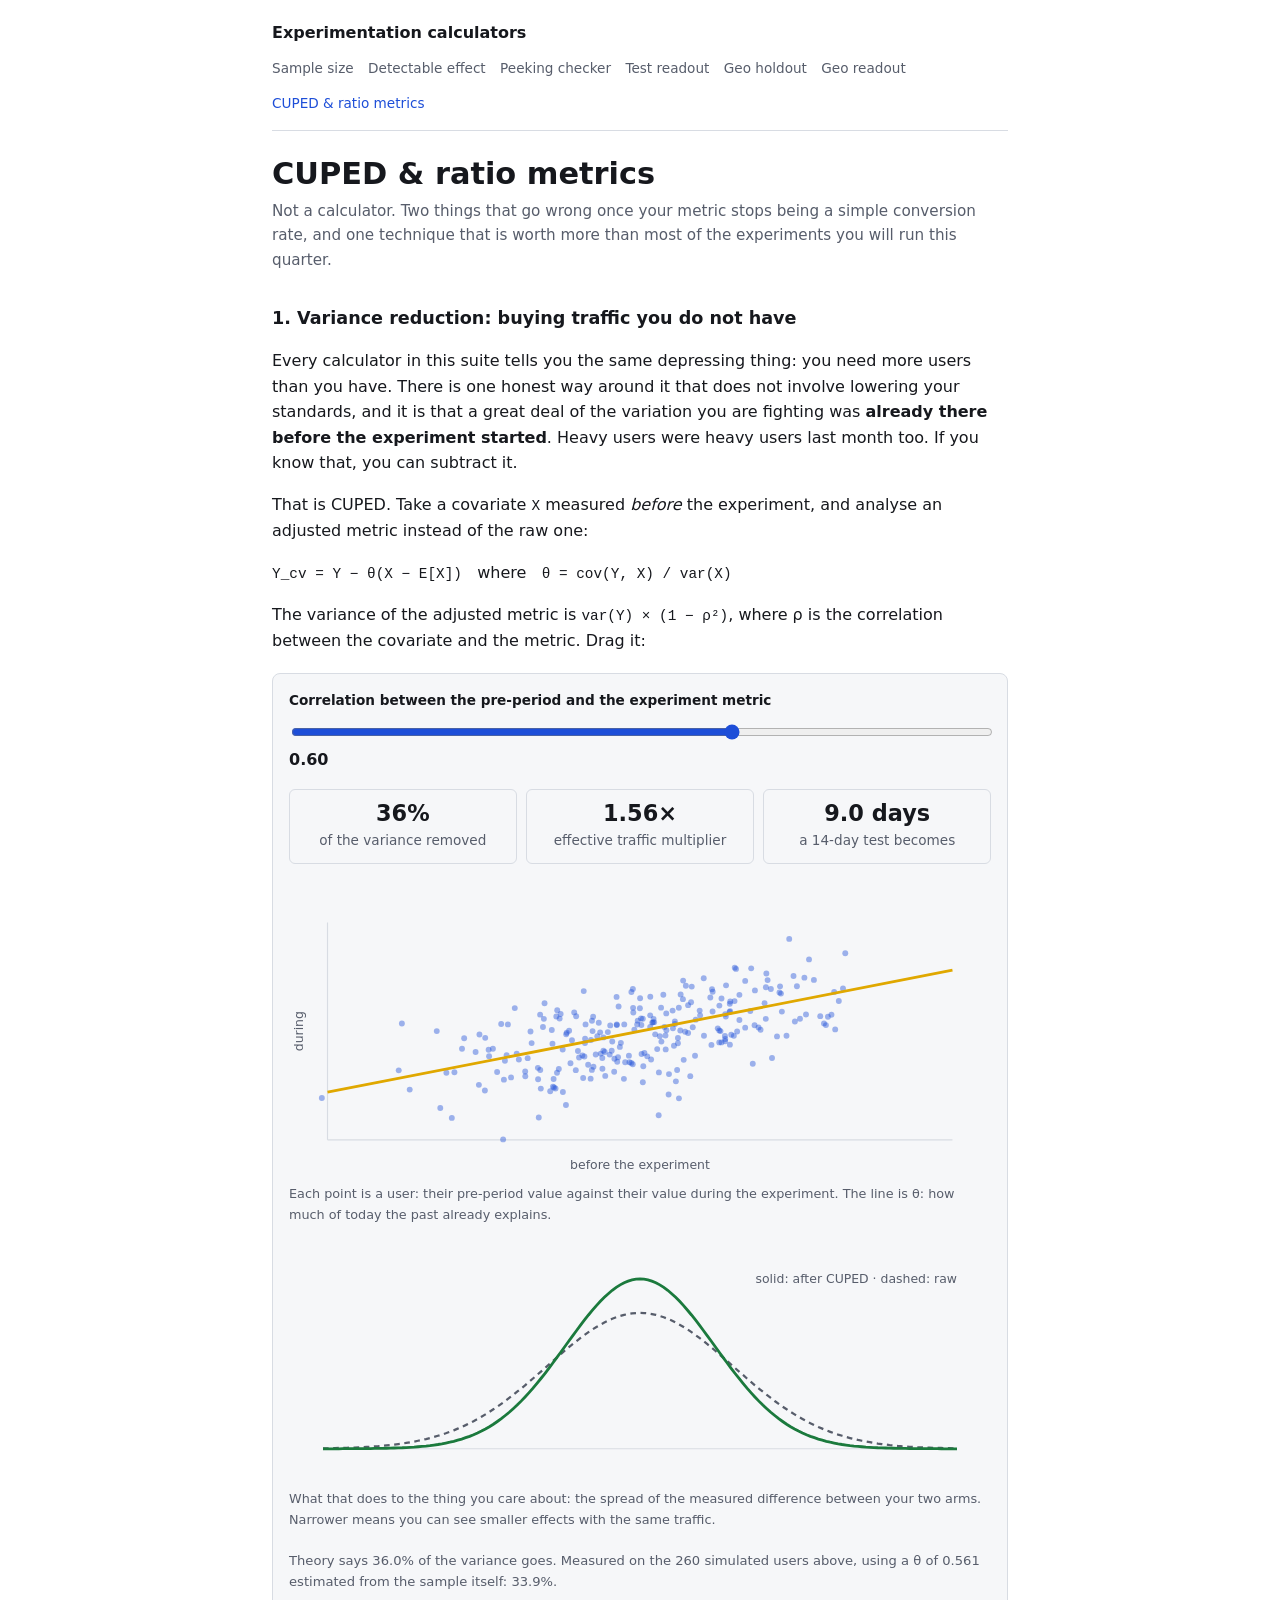
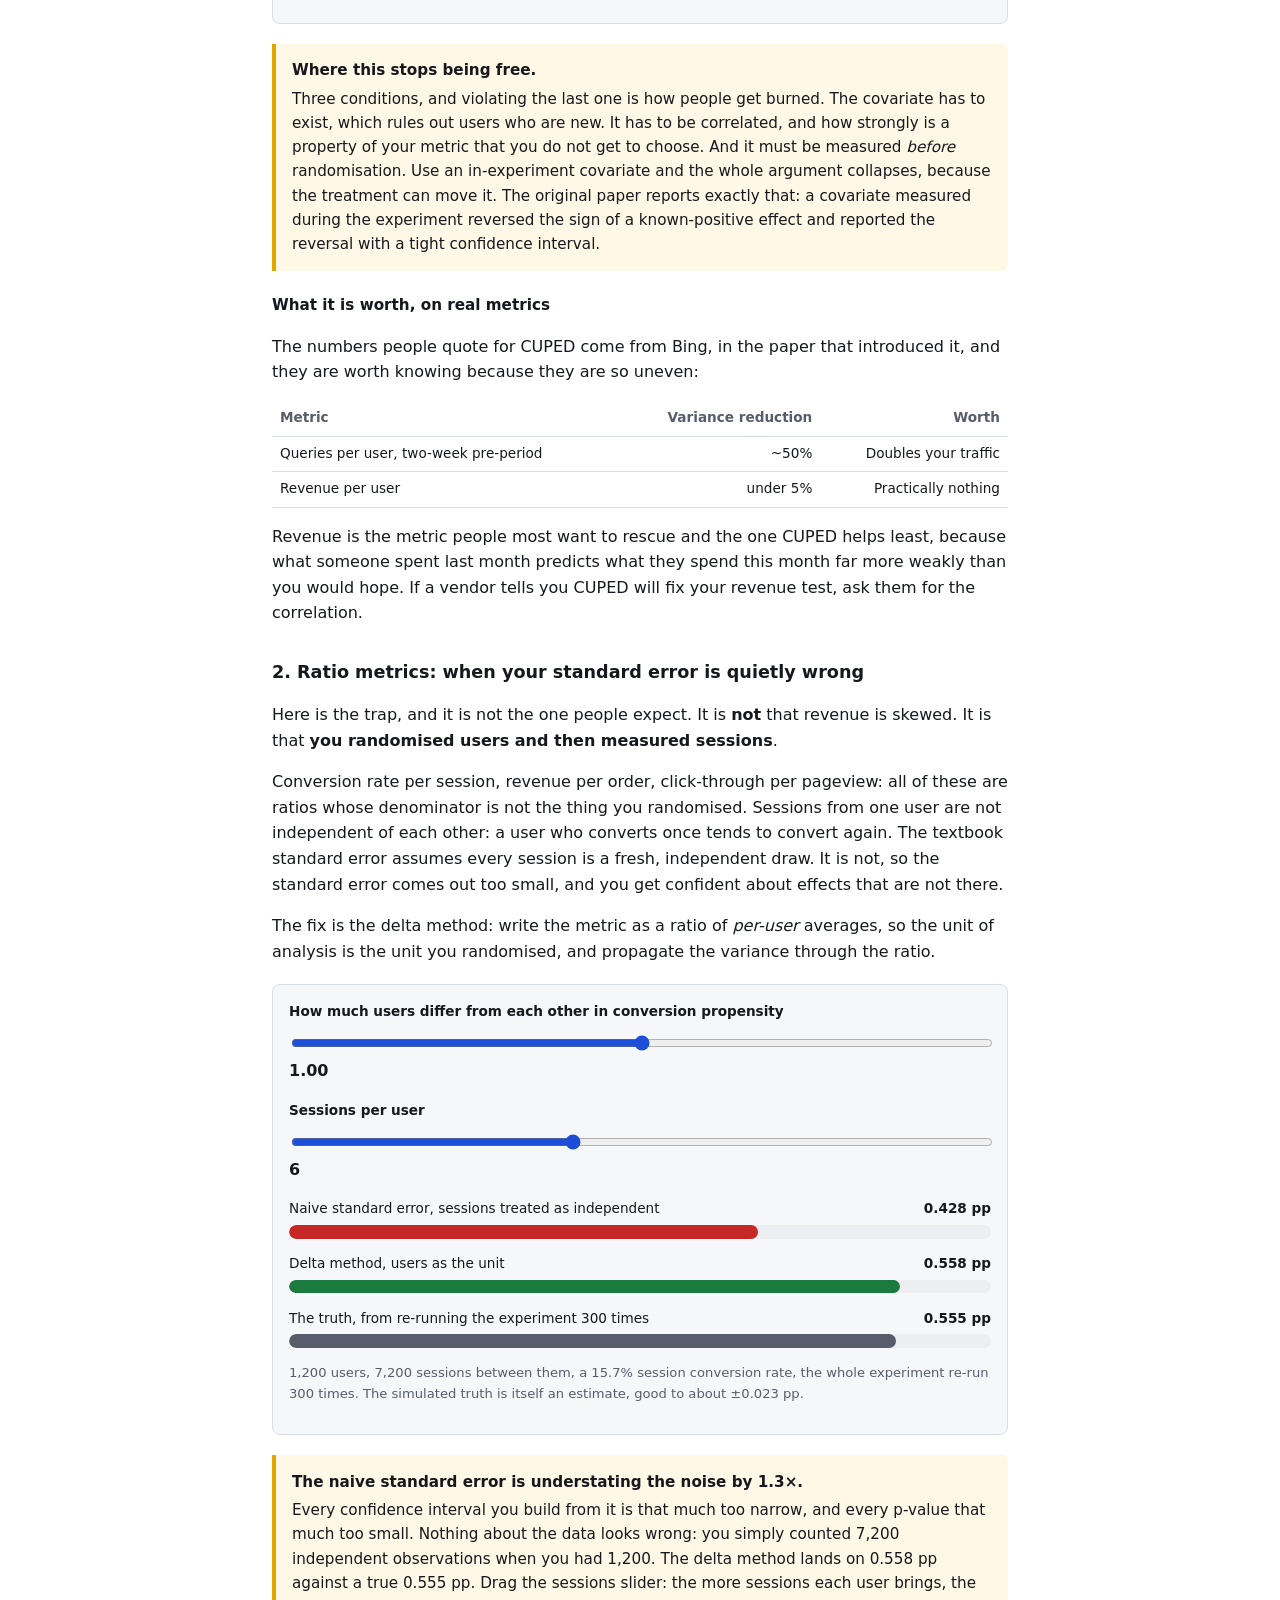
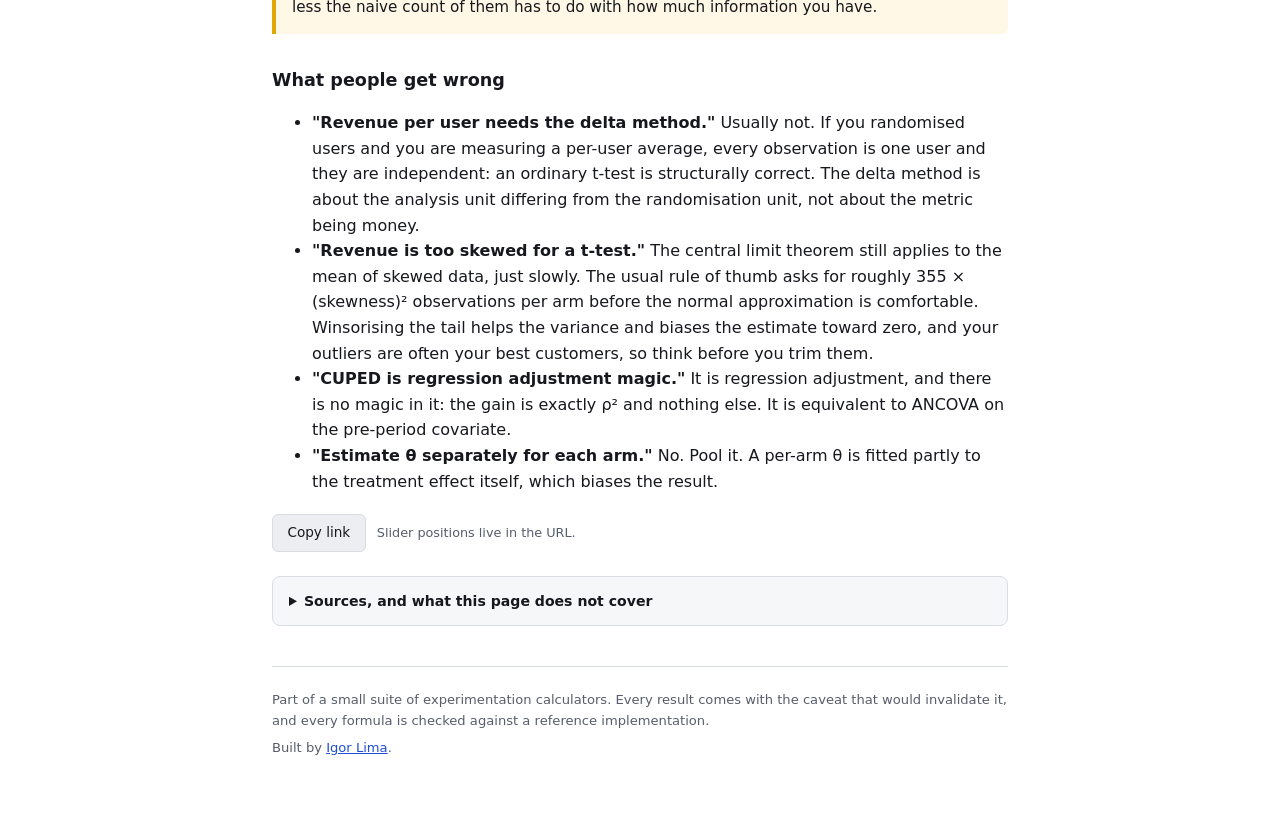
<file: tools/cuped.html>
<!DOCTYPE html>
<html lang="en">
<head>
<meta charset="utf-8">
<meta name="viewport" content="width=device-width, initial-scale=1">
<title>CUPED &amp; ratio metrics</title>
<meta name="description" content="Why revenue-per-user tests need different maths than conversion-rate tests, and how CUPED buys you traffic you do not have. Two interactive demonstrations.">
<link rel="canonical" href="https://igorlima-py.github.io/experiment-calculators/tools/cuped.html">
<link rel="icon" href="../assets/favicon.svg" type="image/svg+xml">
<meta property="og:type" content="website">
<meta property="og:url" content="https://igorlima-py.github.io/experiment-calculators/tools/cuped.html">
<meta property="og:title" content="CUPED &amp; ratio metrics">
<meta property="og:description" content="Why revenue-per-user tests need different maths than conversion-rate tests, and how CUPED buys you traffic you do not have. Two interactive demonstrations.">
<meta property="og:image" content="https://igorlima-py.github.io/experiment-calculators/assets/og/cuped.png">
<meta property="og:image:width" content="1200">
<meta property="og:image:height" content="630">
<meta name="twitter:card" content="summary_large_image">
<meta name="twitter:title" content="CUPED &amp; ratio metrics">
<meta name="twitter:description" content="Why revenue-per-user tests need different maths than conversion-rate tests, and how CUPED buys you traffic you do not have. Two interactive demonstrations.">
<meta name="twitter:image" content="https://igorlima-py.github.io/experiment-calculators/assets/og/cuped.png">
<link rel="stylesheet" href="../assets/style.css">
</head>
<body>
<div class="wrap">

<header class="site-header">
  <a class="home" href="../index.html">Experimentation calculators</a>
  <nav class="site-nav">
    <a href="sample-size.html">Sample size</a>
    <a href="mde.html">Detectable effect</a>
    <a href="peeking.html">Peeking checker</a>
    <a href="readout.html">Test readout</a>
    <a href="geo-holdout.html">Geo holdout</a>
    <a href="geo-readout.html">Geo readout</a>
    <a href="cuped.html" aria-current="page">CUPED &amp; ratio metrics</a>
  </nav>
</header>

<main>
  <h1>CUPED &amp; ratio metrics</h1>
  <p class="tool-sub">Not a calculator. Two things that go wrong once your
  metric stops being a simple conversion rate, and one technique that is worth
  more than most of the experiments you will run this quarter.</p>

  <h2>1. Variance reduction: buying traffic you do not have</h2>

  <p>Every calculator in this suite tells you the same depressing thing: you
  need more users than you have. There is one honest way around it that does
  not involve lowering your standards, and it is that a great deal of the
  variation you are fighting was <strong>already there before the experiment
  started</strong>. Heavy users were heavy users last month too. If you know
  that, you can subtract it.</p>

  <p>That is CUPED. Take a covariate <code>X</code> measured
  <em>before</em> the experiment, and analyse an adjusted metric instead of the
  raw one:</p>

  <p><code>Y_cv = Y − θ(X − E[X])</code> &nbsp; where &nbsp;
  <code>θ = cov(Y, X) / var(X)</code></p>

  <p>The variance of the adjusted metric is <code>var(Y) × (1 − ρ²)</code>,
  where ρ is the correlation between the covariate and the metric. Drag it:</p>

  <div class="sim">
    <div class="control">
      <label for="rho">Correlation between the pre-period and the experiment metric</label>
      <input type="range" id="rho" min="0" max="0.95" step="0.01">
      <output id="rho-out">0.60</output>
    </div>

    <div class="result-grid">
      <div class="result-cell">
        <span class="result-value" id="out-reduction">--</span>
        <span class="result-label">of the variance removed</span>
      </div>
      <div class="result-cell">
        <span class="result-value" id="out-multiplier">--</span>
        <span class="result-label">effective traffic multiplier</span>
      </div>
      <div class="result-cell">
        <span class="result-value" id="out-days">--</span>
        <span class="result-label">a 14-day test becomes</span>
      </div>
    </div>

    <figure>
      <div id="scatter"></div>
      <figcaption>Each point is a user: their pre-period value against their
      value during the experiment. The line is θ: how much of today the past
      already explains.</figcaption>
    </figure>

    <figure>
      <div id="densities"></div>
      <figcaption>What that does to the thing you care about: the
      spread of the measured difference between your two arms. Narrower means
      you can see smaller effects with the same traffic.</figcaption>
    </figure>

    <p class="sim-status" id="cuped-check"></p>
  </div>

  <div class="judgement">
    <strong>Where this stops being free.</strong>
    Three conditions, and violating the last one is how people get burned. The
    covariate has to exist, which rules out users who are new. It has to be
    correlated, and how strongly is a property of your metric that you do not
    get to choose. And it must be measured <em>before</em> randomisation. Use
    an in-experiment covariate and the whole argument collapses, because the
    treatment can move it. The original paper reports exactly that: a covariate
    measured during the experiment reversed the sign of a known-positive effect
    and reported the reversal with a tight confidence interval.
  </div>

  <h3>What it is worth, on real metrics</h3>

  <p>The numbers people quote for CUPED come from Bing, in the paper that
  introduced it, and they are worth knowing because they are so uneven:</p>

  <div class="table-scroll">
    <table>
      <thead><tr><th>Metric</th><th>Variance reduction</th><th>Worth</th></tr></thead>
      <tbody>
        <tr><td>Queries per user, two-week pre-period</td><td>~50%</td><td>Doubles your traffic</td></tr>
        <tr><td>Revenue per user</td><td>under 5%</td><td>Practically nothing</td></tr>
      </tbody>
    </table>
  </div>

  <p>Revenue is the metric people most want to rescue and the one CUPED helps
  least, because what someone spent last month predicts what they spend this
  month far more weakly than you would hope. If a vendor tells you CUPED will
  fix your revenue test, ask them for the correlation.</p>

  <h2>2. Ratio metrics: when your standard error is quietly wrong</h2>

  <p>Here is the trap, and it is not the one people expect. It is
  <strong>not</strong> that revenue is skewed. It is that
  <strong>you randomised users and then measured sessions</strong>.</p>

  <p>Conversion rate per session, revenue per order, click-through per
  pageview: all of these are ratios whose denominator is not the thing you
  randomised. Sessions from one user are not independent of each other: a user
  who converts once tends to convert again. The textbook standard error assumes
  every session is a fresh, independent draw. It is not, so the standard error
  comes out too small, and you get confident about effects that are not
  there.</p>

  <p>The fix is the delta method: write the metric as a ratio of
  <em>per-user</em> averages, so the unit of analysis is the unit you
  randomised, and propagate the variance through the ratio.</p>

  <div class="sim">
    <div class="control">
      <label for="spread">How much users differ from each other in conversion propensity</label>
      <input type="range" id="spread" min="0" max="2" step="0.05">
      <output id="spread-out">1.00</output>
    </div>

    <div class="control">
      <label for="sessions">Sessions per user</label>
      <input type="range" id="sessions" min="2" max="12" step="1">
      <output id="sessions-out">6</output>
    </div>

    <div class="sim-row">
      <div class="sim-head">
        <span class="sim-name">Naive standard error, sessions treated as independent</span>
        <span class="sim-figure" id="se-naive">—</span>
      </div>
      <div class="sim-track"><div class="sim-bar sim-bar-bad" id="bar-naive"></div></div>
    </div>
    <div class="sim-row">
      <div class="sim-head">
        <span class="sim-name">Delta method, users as the unit</span>
        <span class="sim-figure" id="se-delta">—</span>
      </div>
      <div class="sim-track"><div class="sim-bar sim-bar-good" id="bar-delta"></div></div>
    </div>
    <div class="sim-row">
      <div class="sim-head">
        <span class="sim-name">The truth, from re-running the experiment 300 times</span>
        <span class="sim-figure" id="se-true">—</span>
      </div>
      <div class="sim-track"><div class="sim-bar sim-bar-truth" id="bar-true"></div></div>
    </div>
    <p class="sim-status" id="ratio-status">Simulating…</p>
  </div>

  <div class="judgement" id="ratio-judgement"></div>

  <h2>What people get wrong</h2>

  <ul>
    <li><strong>"Revenue per user needs the delta method."</strong> Usually not.
    If you randomised users and you are measuring a per-user average, every
    observation is one user and they are independent: an ordinary t-test is
    structurally correct. The delta method is about the analysis unit differing
    from the randomisation unit, not about the metric being money.</li>
    <li><strong>"Revenue is too skewed for a t-test."</strong> The central limit
    theorem still applies to the mean of skewed data, just slowly. The usual
    rule of thumb asks for roughly 355 × (skewness)² observations per arm before
    the normal approximation is comfortable. Winsorising the tail helps the
    variance and biases the estimate toward zero, and your outliers are often
    your best customers, so think before you trim them.</li>
    <li><strong>"CUPED is regression adjustment magic."</strong> It is
    regression adjustment, and there is no magic in it: the gain is exactly ρ²
    and nothing else. It is equivalent to ANCOVA on the pre-period covariate.</li>
    <li><strong>"Estimate θ separately for each arm."</strong> No. Pool it. A
    per-arm θ is fitted partly to the treatment effect itself, which biases the
    result.</li>
  </ul>

  <div class="share">
    <button type="button" class="btn" id="copy">Copy link</button>
    <span class="note">Slider positions live in the URL.</span>
  </div>

  <details class="honesty">
    <summary>Sources, and what this page does not cover</summary>
    <ul>
      <li>Deng, Xu, Kohavi &amp; Walker, <a href="https://exp-platform.com/Documents/2013-02-CUPED-ImprovingSensitivityOfControlledExperiments.pdf">Improving
      the Sensitivity of Online Controlled Experiments by Utilizing
      Pre-Experiment Data</a> (WSDM 2013): the CUPED paper. Source of the
      formulas, the Bing figures and the in-experiment-covariate warning.</li>
      <li>Deng, Knoblich &amp; Lu, <a href="https://arxiv.org/abs/1803.06336">Applying
      the Delta Method in Metric Analytics</a> (KDD 2018): the ratio-metric
      variance and the rewrite that makes it work.</li>
      <li>Kohavi, Tang &amp; Xu, <em>Trustworthy Online Controlled
      Experiments</em> (2020), chapters 14, 17 and 18: randomisation units,
      skewed metrics, variance reduction.</li>
      <li>Microsoft's experimentation platform,
      <a href="https://www.microsoft.com/en-us/research/group/experimentation-platform-exp/articles/deep-dive-into-variance-reduction/">Deep
      Dive Into Variance Reduction</a>: source of the effective traffic
      multiplier framing, and honest that gains vary enormously by product.</li>
      <li>Xie &amp; Aurisset, <a href="https://dl.acm.org/doi/10.1145/2939672.2939733">Improving
      the Sensitivity of Online Controlled Experiments: Case Studies at
      Netflix</a> (KDD 2016).</li>
    </ul>
    <p><strong>Not covered:</strong> multi-covariate regression adjustment,
    variance reduction applied to ratio metrics, stratification as an
    alternative, bootstrap standard errors, and how to handle users with no
    pre-period at all beyond noting that an indicator variable is the usual
    answer.</p>
    <p>Both simulations are checked against theory (the variance reduction
    against 1 − ρ², the delta-method standard error against a Monte Carlo of
    the same experiment) in
    <a href="../validation/index.html">the published comparison</a>.</p>
  </details>
</main>

<footer class="site-footer">
  <p>Part of a small suite of experimentation calculators. Every result comes
  with the caveat that would invalidate it, and every formula is checked against
  a reference implementation.</p>
  <p>Built by <a href="https://github.com/IgorLima-py">Igor Lima</a>.</p>
</footer>

</div>

<script src="../assets/stats.js"></script>
<script src="../assets/cuped.js"></script>
<script src="../assets/tasks.js"></script>
<script src="../assets/compute.js"></script>
<script src="../assets/ui.js"></script>
<script src="../assets/judgement.js"></script>
<script>
(function () {
  'use strict';

  /*
   * Sessions per user is a control rather than a constant because it is the
   * dominant lever on the whole point of this section. At three sessions each
   * the naive standard error is only about 1.2x too small, which does not look
   * like the disaster the text describes; at twelve it is 2.4x. Fixing it at
   * the low end argued the case badly with correct numbers.
   */
  var SPEC = {
    rho:      { def: 0.6, min: 0, max: 0.95 },
    spread:   { def: 1,   min: 0, max: 2 },
    sessions: { def: 6,   min: 2, max: 12 }
  };

  var POINTS = 260;
  var USERS = 1200;

  var el = {
    rhoOut: document.getElementById('rho-out'),
    spreadOut: document.getElementById('spread-out'),
    sessionsOut: document.getElementById('sessions-out'),
    reduction: document.getElementById('out-reduction'),
    multiplier: document.getElementById('out-multiplier'),
    days: document.getElementById('out-days'),
    scatter: document.getElementById('scatter'),
    densities: document.getElementById('densities'),
    cupedCheck: document.getElementById('cuped-check'),
    seNaive: document.getElementById('se-naive'),
    seDelta: document.getElementById('se-delta'),
    seTrue: document.getElementById('se-true'),
    barNaive: document.getElementById('bar-naive'),
    barDelta: document.getElementById('bar-delta'),
    barTrue: document.getElementById('bar-true'),
    ratioStatus: document.getElementById('ratio-status'),
    ratioJudgement: document.getElementById('ratio-judgement')
  };

  function scatterSvg(sample) {
    var W = 620, H = 260, pad = 34;
    var span = 3.2;
    var toX = function (v) { return pad + (v + span) / (2 * span) * (W - 2 * pad); };
    var toY = function (v) { return H - pad - (v + span) / (2 * span) * (H - 2 * pad); };

    var dots = '';
    for (var i = 0; i < sample.xs.length; i++) {
      dots += '<circle cx="' + toX(sample.xs[i]).toFixed(1) + '" cy="' +
              toY(sample.ys[i]).toFixed(1) + '" r="2.6" class="pt"/>';
    }
    var x1 = -span, x2 = span;
    var line = '<line x1="' + toX(x1).toFixed(1) + '" y1="' +
      toY(sample.theta * x1).toFixed(1) + '" x2="' + toX(x2).toFixed(1) +
      '" y2="' + toY(sample.theta * x2).toFixed(1) + '" class="fit"/>';

    return '<svg viewBox="0 0 ' + W + ' ' + H + '" role="img" ' +
      'aria-label="Pre-period value against experiment value, one point per user">' +
      '<style>' +
      '.pt{fill:var(--accent);opacity:.42}' +
      '.fit{stroke:var(--judgement-border);stroke-width:2.5}' +
      '.ax{stroke:var(--border);stroke-width:1}' +
      '.lb{fill:var(--text-soft);font-size:11px;font-family:inherit}' +
      '</style>' +
      '<line x1="' + pad + '" y1="' + (H - pad) + '" x2="' + (W - pad) +
      '" y2="' + (H - pad) + '" class="ax"/>' +
      '<line x1="' + pad + '" y1="' + pad + '" x2="' + pad + '" y2="' +
      (H - pad) + '" class="ax"/>' + dots + line +
      '<text x="' + (W / 2) + '" y="' + (H - 8) +
      '" class="lb" text-anchor="middle">before the experiment</text>' +
      '<text x="12" y="' + (H / 2) + '" class="lb" text-anchor="middle" ' +
      'transform="rotate(-90 12 ' + (H / 2) + ')">during</text>' +
      '</svg>';
  }

  function densitySvg(rho) {
    var W = 620, H = 210, pad = 30;
    var shrink = Math.sqrt(1 - rho * rho);
    var span = 3.4;
    var toX = function (v) { return pad + (v + span) / (2 * span) * (W - 2 * pad); };
    var peak = Stats.normalPdf(0) / Math.max(shrink, 0.05);
    var toY = function (d) { return H - pad - d / peak * (H - 2 * pad); };

    function path(sd) {
      var d = '';
      for (var i = 0; i <= 160; i++) {
        var v = -span + i * (2 * span) / 160;
        var density = Stats.normalPdf(v / sd) / sd;
        d += (i === 0 ? 'M' : 'L') + toX(v).toFixed(1) + ' ' + toY(density).toFixed(1) + ' ';
      }
      return d;
    }

    return '<svg viewBox="0 0 ' + W + ' ' + H + '" role="img" ' +
      'aria-label="Spread of the measured difference, before and after adjustment">' +
      '<style>' +
      '.raw{fill:none;stroke:var(--text-soft);stroke-width:2;stroke-dasharray:5 4}' +
      '.adj{fill:none;stroke:var(--ok);stroke-width:2.5}' +
      '.ax{stroke:var(--border);stroke-width:1}' +
      '.lb{fill:var(--text-soft);font-size:11px;font-family:inherit}' +
      '</style>' +
      '<line x1="' + pad + '" y1="' + (H - pad) + '" x2="' + (W - pad) +
      '" y2="' + (H - pad) + '" class="ax"/>' +
      '<path class="raw" d="' + path(1) + '"/>' +
      '<path class="adj" d="' + path(Math.max(shrink, 0.05)) + '"/>' +
      '<text x="' + (W - pad) + '" y="' + (pad + 4) +
      '" class="lb" text-anchor="end">solid: after CUPED · dashed: raw</text>' +
      '</svg>';
  }

  function renderCuped(rho) {
    el.rhoOut.textContent = UI.decimal(rho, 2);
    var sample = Cuped.cupedSample(rho, POINTS, 20260826);
    var reduction = rho * rho;

    el.reduction.textContent = UI.percent(reduction * 100, 0);
    var mult = Cuped.trafficMultiplier(reduction);
    el.multiplier.textContent = UI.decimal(mult, 2) + '×';
    el.days.textContent = UI.decimal(14 * (1 - reduction), 1) + ' days';

    el.scatter.innerHTML = scatterSvg(sample);
    el.densities.innerHTML = densitySvg(rho);

    el.cupedCheck.textContent =
      'Theory says ' + UI.percent(reduction * 100, 1) + ' of the variance goes. ' +
      'Measured on the ' + POINTS + ' simulated users above, using a θ of ' +
      UI.decimal(sample.theta, 3) + ' estimated from the sample itself: ' +
      UI.percent(sample.empiricalReduction * 100, 1) + '.';
  }

  var ratioTimer = null;

  function renderRatio(spread, sessions) {
    el.spreadOut.textContent = UI.decimal(spread, 2);
    el.sessionsOut.textContent = UI.integer(sessions);
    window.clearTimeout(ratioTimer);
    el.ratioStatus.textContent = 'Simulating…';
    ratioTimer = window.setTimeout(function () {
      runRatio(spread, sessions);
    }, 90);
  }

  /*
   * Three hundred replications of a twelve-thousand-session experiment is a
   * second or two of arithmetic, and it reruns every time a slider settles.
   * Off the main thread it is a progress message; on it, the sliders would
   * stutter under the user's finger.
   */
  function runRatio(spread, sessions) {
    Compute.run('ratio', {
      users: USERS,
      spread: spread,
      meanSessions: sessions,
      baseRate: 0.12,
      reps: 300,
      seed: 20260826
    }, function (err, result) {
      if (err) {
        el.ratioStatus.textContent = 'Could not run the simulation in this ' +
          'browser.';
        return;
      }
      showRatio(spread, sessions, result);
    });
  }

  function showRatio(spread, sessions, result) {
    var scale = Math.max(result.naiveSe, result.deltaSe, result.trueSe) * 1.15;
    var show = function (node, bar, value) {
      node.textContent = UI.decimal(value * 100, 3) + ' pp';
      bar.style.width = (value / scale * 100).toFixed(1) + '%';
    };
    show(el.seNaive, el.barNaive, result.naiveSe);
    show(el.seDelta, el.barDelta, result.deltaSe);
    show(el.seTrue, el.barTrue, result.trueSe);

    el.ratioStatus.textContent =
      UI.integer(USERS) + ' users, ' + UI.integer(result.meanSessions) +
      ' sessions between them, a ' + UI.percent(result.meanRatio * 100, 1) +
      ' session conversion rate, the whole experiment re-run ' + result.reps +
      ' times. The simulated truth is itself an estimate, good to about ±' +
      UI.decimal(result.trueSeUncertainty * 100, 3) + ' pp.';

    el.ratioJudgement.innerHTML = Judgement.ratioMetric(spread, result, USERS);
  }

  function render(v) {
    renderCuped(v.rho);
    renderRatio(v.spread, v.sessions);
  }

  UI.attach(SPEC, render);
  UI.initCopyButton('copy');
})();
</script>
</body>
</html>
</file>
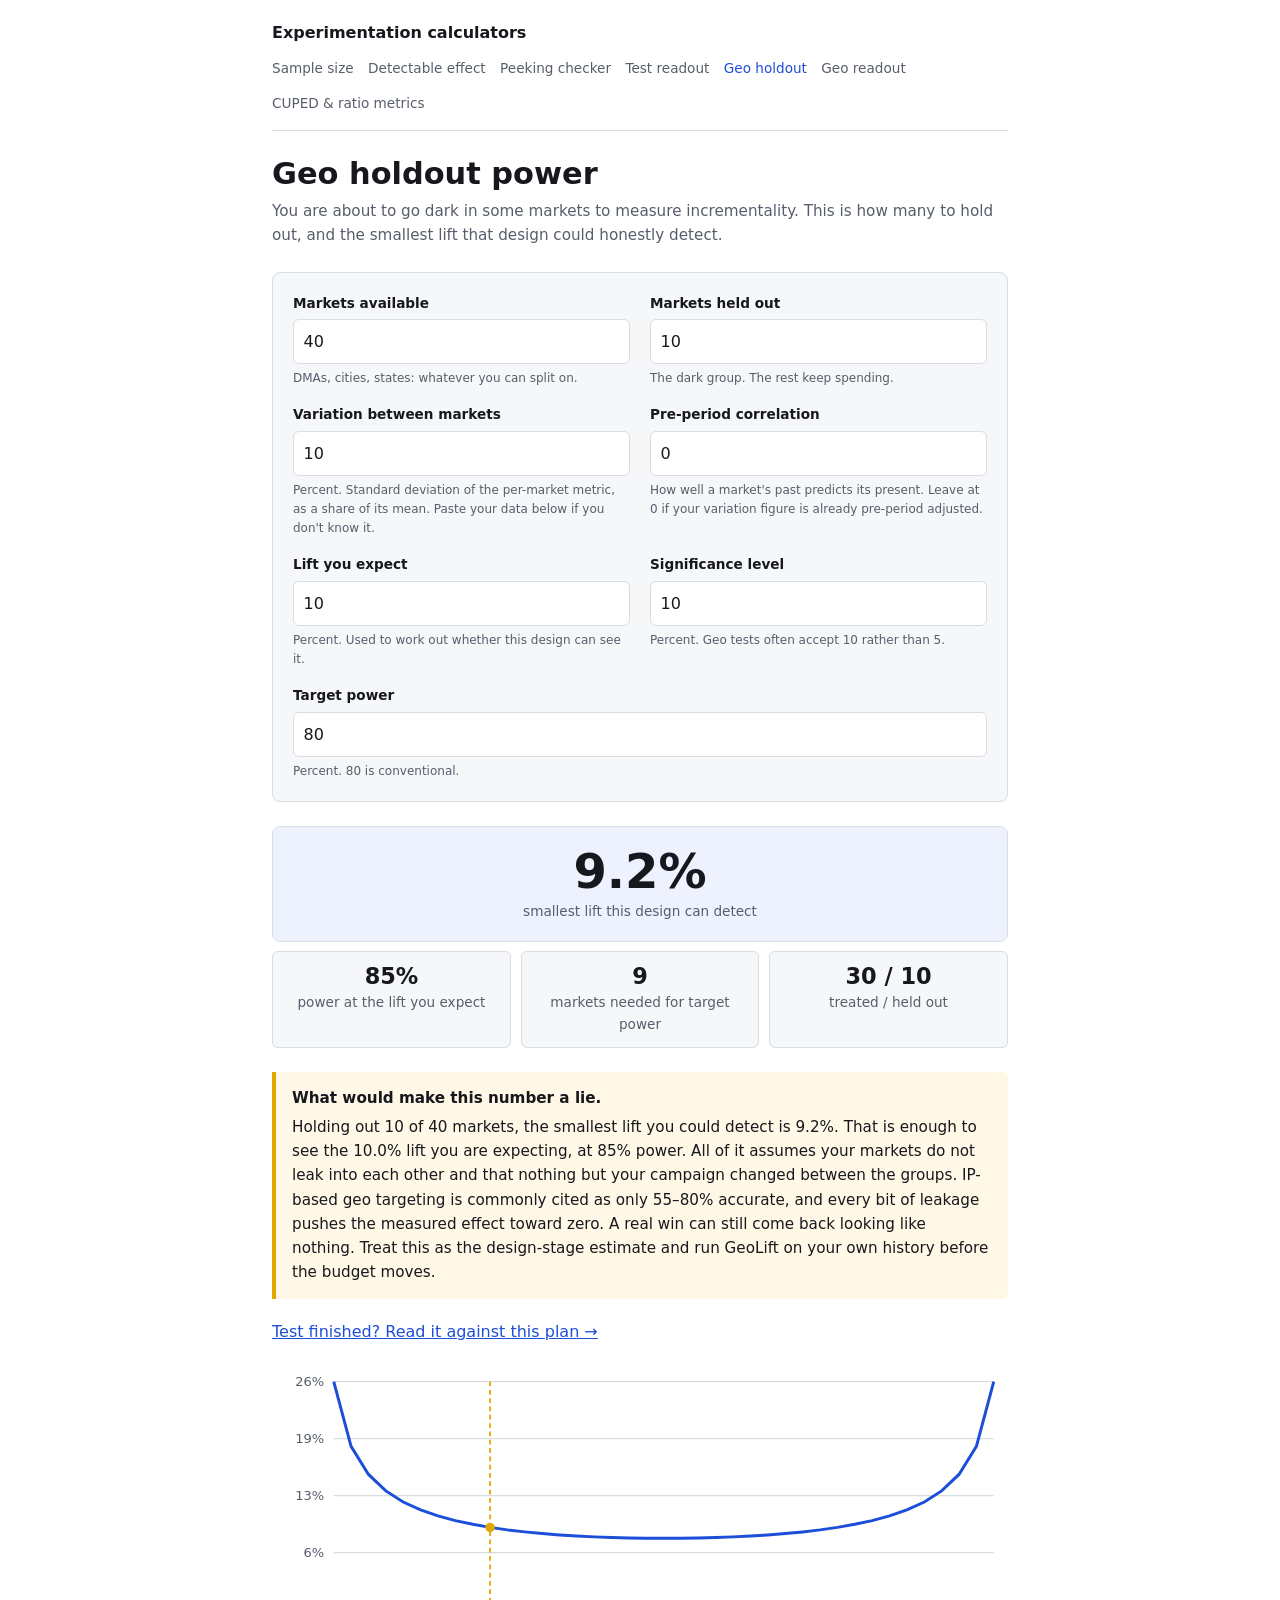
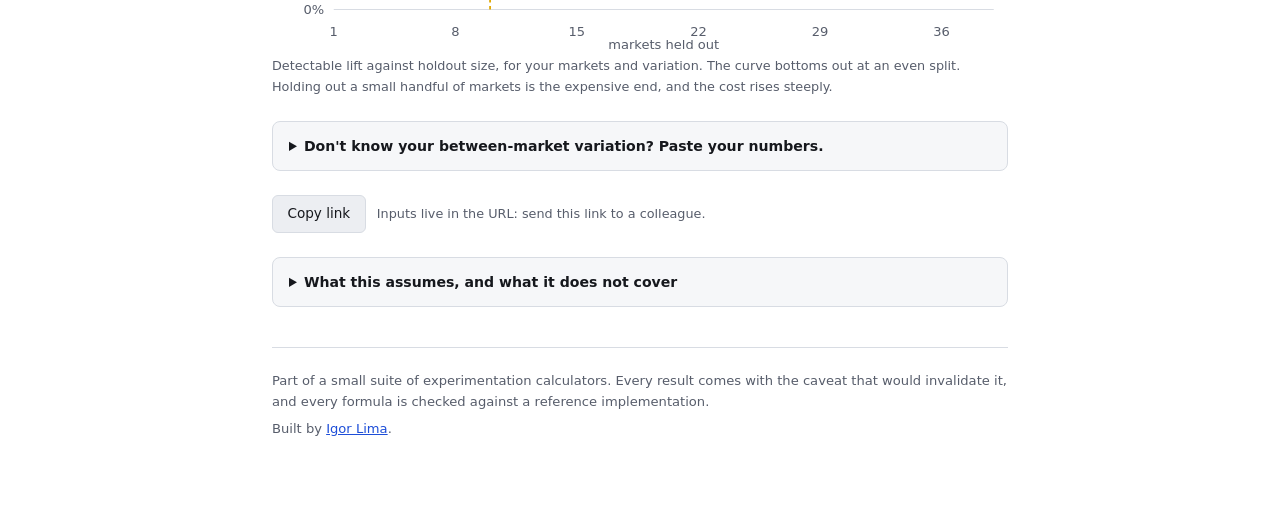
<file: tools/geo-holdout.html>
<!DOCTYPE html>
<html lang="en">
<head>
<meta charset="utf-8">
<meta name="viewport" content="width=device-width, initial-scale=1">
<title>Geo holdout power</title>
<meta name="description" content="How many markets to hold out of a geo incrementality test, and the smallest lift that design could actually detect.">
<link rel="canonical" href="https://igorlima-py.github.io/experiment-calculators/tools/geo-holdout.html">
<link rel="icon" href="../assets/favicon.svg" type="image/svg+xml">
<meta property="og:type" content="website">
<meta property="og:url" content="https://igorlima-py.github.io/experiment-calculators/tools/geo-holdout.html">
<meta property="og:title" content="Geo holdout power">
<meta property="og:description" content="How many markets to hold out of a geo incrementality test, and the smallest lift that design could actually detect.">
<meta property="og:image" content="https://igorlima-py.github.io/experiment-calculators/assets/og/geo-holdout.png">
<meta property="og:image:width" content="1200">
<meta property="og:image:height" content="630">
<meta name="twitter:card" content="summary_large_image">
<meta name="twitter:title" content="Geo holdout power">
<meta name="twitter:description" content="How many markets to hold out of a geo incrementality test, and the smallest lift that design could actually detect.">
<meta name="twitter:image" content="https://igorlima-py.github.io/experiment-calculators/assets/og/geo-holdout.png">
<link rel="stylesheet" href="../assets/style.css">
</head>
<body>
<div class="wrap">

<header class="site-header">
  <a class="home" href="../index.html">Experimentation calculators</a>
  <nav class="site-nav">
    <a href="sample-size.html">Sample size</a>
    <a href="mde.html">Detectable effect</a>
    <a href="peeking.html">Peeking checker</a>
    <a href="readout.html">Test readout</a>
    <a href="geo-holdout.html" aria-current="page">Geo holdout</a>
    <a href="geo-readout.html">Geo readout</a>
    <a href="cuped.html">CUPED &amp; ratio metrics</a>
  </nav>
</header>

<main>
  <h1>Geo holdout power</h1>
  <p class="tool-sub">You are about to go dark in some markets to measure
  incrementality. This is how many to hold out, and the smallest lift that
  design could honestly detect.</p>

  <div class="fields">
    <div class="field">
      <label for="geos">Markets available</label>
      <input type="number" id="geos" step="1" min="4" max="500" inputmode="numeric">
      <span class="hint">DMAs, cities, states: whatever you can split on.</span>
    </div>

    <div class="field">
      <label for="holdout">Markets held out</label>
      <input type="number" id="holdout" step="1" min="1" inputmode="numeric">
      <span class="hint">The dark group. The rest keep spending.</span>
    </div>

    <div class="field">
      <label for="cv">Variation between markets</label>
      <input type="number" id="cv" step="0.1" min="0.1" max="300" inputmode="decimal">
      <span class="hint">Percent. Standard deviation of the per-market metric,
      as a share of its mean. Paste your data below if you don't know it.</span>
    </div>

    <div class="field">
      <label for="rho">Pre-period correlation</label>
      <input type="number" id="rho" step="0.01" min="0" max="0.99" inputmode="decimal">
      <span class="hint">How well a market's past predicts its present.
      Leave at 0 if your variation figure is already pre-period adjusted.</span>
    </div>

    <div class="field">
      <label for="lift">Lift you expect</label>
      <input type="number" id="lift" step="0.1" min="0.1" max="500" inputmode="decimal">
      <span class="hint">Percent. Used to work out whether this design can see it.</span>
    </div>

    <div class="field">
      <label for="alpha">Significance level</label>
      <input type="number" id="alpha" step="0.1" min="0.1" max="50" inputmode="decimal">
      <span class="hint">Percent. Geo tests often accept 10 rather than 5.</span>
    </div>

    <div class="field field-span">
      <label for="power">Target power</label>
      <input type="number" id="power" step="1" min="50" max="99" inputmode="decimal">
      <span class="hint">Percent. 80 is conventional.</span>
    </div>
  </div>

  <div class="results">
    <div class="result-main">
      <span class="result-value" id="out-mde">--</span>
      <span class="result-label">smallest lift this design can detect</span>
    </div>
    <div class="result-grid">
      <div class="result-cell">
        <span class="result-value" id="out-power">--</span>
        <span class="result-label">power at the lift you expect</span>
      </div>
      <div class="result-cell">
        <span class="result-value" id="out-smallest">--</span>
        <span class="result-label">markets needed for target power</span>
      </div>
      <div class="result-cell">
        <span class="result-value" id="out-split">--</span>
        <span class="result-label">treated / held out</span>
      </div>
    </div>
  </div>

  <div class="warn" id="warn"></div>

  <div class="judgement" id="judgement"></div>

  <p><a id="readout-link" href="geo-readout.html">Test finished? Read it
  against this plan →</a></p>

  <figure>
    <div id="curve"></div>
    <figcaption>Detectable lift against holdout size, for your markets and
    variation. The curve bottoms out at an even split. Holding out a small
    handful of markets is the expensive end, and the cost rises steeply.</figcaption>
  </figure>

  <details class="honesty">
    <summary>Don't know your between-market variation? Paste your numbers.</summary>
    <p>One market per line, with the figures at the end: the metric you plan to
    measure (revenue, orders, signups) over a period the length of your test,
    then optionally the same market over an equally long earlier period, which
    gives the correlation. Market names go first and are ignored, digits and
    all. Nothing leaves your browser.</p>
    <textarea id="paste" rows="6" placeholder="New York   482300   471900&#10;Los Angeles 356100  349200&#10;Chicago     214800   208400"></textarea>
    <p><button type="button" class="btn" id="use-paste">Use these numbers</button>
    <span class="note" id="paste-summary"></span></p>
  </details>

  <div class="share">
    <button type="button" class="btn" id="copy">Copy link</button>
    <span class="note">Inputs live in the URL: send this link to a colleague.</span>
  </div>

  <details class="honesty">
    <summary>What this assumes, and what it does not cover</summary>
    <ul>
      <li><strong>Markets are independent.</strong> They are not, quite. People
      travel, word of mouth crosses borders, and IP-based geo targeting is
      commonly cited as only 55–80% accurate, so some of your dark markets see
      the ads anyway. Every one of those effects drags the measured lift toward
      zero, which means a real effect looks smaller than it is.</li>
      <li><strong>The pre-period was stable.</strong> One regional promotion, one
      storm, one competitor launch in either group and the comparison is
      measuring that instead.</li>
      <li><strong>Market-level metrics are skewed.</strong> Raw DMA revenue is
      heavy-tailed: a handful of markets dominate. That is why the honest input
      is the variation of a <em>pre-period-adjusted</em> metric, not of raw
      totals, and why one whale market can still distort the result. Stratify by
      size when you assign groups.</li>
      <li><strong>This is a design-stage estimate.</strong> It is the standard
      first-order method (a two-sample t-test with markets as units, in the
      Hayes &amp; Bennett cluster-trial tradition), and it deliberately asks less
      of you than the tools that do this properly.
      <a href="https://github.com/facebookincubator/GeoLift">GeoLift</a> and
      <a href="https://github.com/google/trimmed_match">Trimmed Match</a> fit a
      synthetic control and simulate on your actual market history, and will
      usually squeeze a better minimum detectable effect out of the same
      markets. Run one of them before you commit budget.</li>
      <li><strong>No delayed effects.</strong> If your channel has an adstock
      tail, the test window has to cover it or you will measure a fraction of
      the true effect.</li>
      <li><strong>Not covered:</strong> synthetic control and matched-market
      designs, unequal market sizes as an explicit weight, staggered rollouts,
      and any channel you cannot split geographically: SEO, podcast,
      PR.</li>
    </ul>
    <p>Power uses the noncentral t distribution, checked against
    <code>scipy.stats.nct</code> and <code>statsmodels TTestIndPower</code>.
    See <a href="../validation/index.html">the published comparison</a>.</p>
  </details>
</main>

<footer class="site-footer">
  <p>Part of a small suite of experimentation calculators. Every result comes
  with the caveat that would invalidate it, and every formula is checked against
  a reference implementation.</p>
  <p>Built by <a href="https://github.com/IgorLima-py">Igor Lima</a>.</p>
</footer>

</div>

<script src="../assets/stats.js"></script>
<script src="../assets/geo.js"></script>
<script src="../assets/ui.js"></script>
<script src="../assets/judgement.js"></script>
<script>
(function () {
  'use strict';

  var SPEC = {
    geos:    { def: 40, min: 4,   max: 500 },
    holdout: { def: 10, min: 1,   max: 499 },
    cv:      { def: 10, min: 0.1, max: 300 },
    rho:     { def: 0,  min: 0,   max: 0.99 },
    lift:    { def: 10, min: 0.1, max: 500 },
    alpha:   { def: 10, min: 0.1, max: 50 },
    power:   { def: 80, min: 50,  max: 99 }
  };

  var out = {
    mde: document.getElementById('out-mde'),
    power: document.getElementById('out-power'),
    smallest: document.getElementById('out-smallest'),
    split: document.getElementById('out-split'),
    warn: document.getElementById('warn'),
    judgement: document.getElementById('judgement'),
    curve: document.getElementById('curve'),
    pasteSummary: document.getElementById('paste-summary'),
    readout: document.getElementById('readout-link')
  };

  /* The readout compares the pre-period correlation the test actually had
   * with the one it was planned with, so the plan's correlation goes along,
   * with the significance level. A correlation of 0 here means the variation
   * was already adjusted, which leaves nothing to compare against. */
  function readoutLink(v) {
    var parts = [];
    if (v.alpha !== 10) parts.push('alpha=' + v.alpha);
    if (v.rho > 0) parts.push('rho=' + v.rho);
    return 'geo-readout.html' + (parts.length ? '?' + parts.join('&') : '');
  }

  function curveSvg(points, currentHoldout, totalGeos) {
    if (points.length < 2) return '';
    var W = 620, H = 240, L = 52, R = 12, T = 14, B = 34;
    var maxMde = 0;
    for (var i = 0; i < points.length; i++) {
      if (points[i].mde > maxMde) maxMde = points[i].mde;
    }
    /* Clip the y axis: as the holdout approaches one market the detectable
     * effect runs away to infinity and would flatten everything else. */
    var lowest = points[0].mde;
    for (var j = 0; j < points.length; j++) {
      if (points[j].mde < lowest) lowest = points[j].mde;
    }
    var yMax = Math.min(maxMde, lowest * 4);

    var xFor = function (h) {
      return L + (h - 1) / Math.max(1, totalGeos - 2) * (W - L - R);
    };
    var yFor = function (m) {
      return T + (1 - Math.min(m, yMax) / yMax) * (H - T - B);
    };

    var d = '';
    for (var k = 0; k < points.length; k++) {
      d += (k === 0 ? 'M' : 'L') + xFor(points[k].holdout).toFixed(1) + ' ' +
           yFor(points[k].mde).toFixed(1) + ' ';
    }

    var ticks = '';
    for (var t = 0; t <= 4; t++) {
      var value = yMax * t / 4;
      var y = yFor(value);
      ticks += '<line x1="' + L + '" y1="' + y.toFixed(1) + '" x2="' + (W - R) +
               '" y2="' + y.toFixed(1) + '" class="grid"/>' +
               '<text x="' + (L - 8) + '" y="' + (y + 4).toFixed(1) +
               '" class="axis" text-anchor="end">' +
               (value * 100).toFixed(0) + '%</text>';
    }

    var xTicks = '';
    var step = Math.max(1, Math.round((totalGeos - 1) / 6));
    for (var h = 1; h <= totalGeos - 1; h += step) {
      xTicks += '<text x="' + xFor(h).toFixed(1) + '" y="' + (H - 12) +
                '" class="axis" text-anchor="middle">' + h + '</text>';
    }

    var marker = '';
    var here = points.filter(function (p) { return p.holdout === currentHoldout; })[0];
    if (here) {
      marker = '<line x1="' + xFor(here.holdout).toFixed(1) + '" y1="' + T +
               '" x2="' + xFor(here.holdout).toFixed(1) + '" y2="' + (H - B) +
               '" class="marker"/>' +
               '<circle cx="' + xFor(here.holdout).toFixed(1) + '" cy="' +
               yFor(here.mde).toFixed(1) + '" r="4" class="dot"/>';
    }

    return '<svg viewBox="0 0 ' + W + ' ' + H + '" role="img" ' +
      'aria-label="Detectable lift against holdout size">' +
      '<style>' +
      '.grid{stroke:var(--border);stroke-width:1}' +
      '.axis{fill:var(--text-soft);font-size:11px;font-family:inherit}' +
      '.line{fill:none;stroke:var(--accent);stroke-width:2.5}' +
      '.marker{stroke:var(--judgement-border);stroke-width:1.5;stroke-dasharray:4 3}' +
      '.dot{fill:var(--judgement-border)}' +
      '</style>' + ticks + xTicks +
      '<path class="line" d="' + d + '"/>' + marker +
      '<text x="' + (L + (W - L - R) / 2) + '" y="' + (H - 1) +
      '" class="axis" text-anchor="middle">markets held out</text>' +
      '</svg>';
  }

  /* You cannot hold out more markets than you have, and at least one has to
   * keep spending. Enforced on the state rather than at the point of use, so
   * the field, the URL and the answer never disagree. */
  function normalise(v) {
    v.holdout = Math.min(Math.max(1, v.holdout), v.geos - 1);
  }

  function render(v) {
    out.readout.href = readoutLink(v);
    var holdout = v.holdout;
    var treated = v.geos - holdout;
    var cv = v.cv / 100;
    var lift = v.lift / 100;
    var alpha = v.alpha / 100;
    var target = v.power / 100;

    var mde = Geo.mde(v.geos, holdout, cv, v.rho, alpha, target);
    var pw = Geo.power(v.geos, holdout, cv, v.rho, lift, alpha);
    var smallest = Geo.smallestHoldout(v.geos, cv, v.rho, lift, alpha, target);

    out.mde.textContent = isFinite(mde) ? UI.percent(mde * 100, 1) : '--';
    out.power.textContent = isFinite(pw) ? UI.percent(pw * 100, 0) : '--';
    out.smallest.textContent = smallest === null ? 'none' : UI.integer(smallest);
    out.split.textContent = UI.integer(treated) + ' / ' + UI.integer(holdout);
    out.curve.innerHTML = curveSvg(
      Geo.mdeCurve(v.geos, cv, v.rho, alpha, target), holdout, v.geos);

    var warnings = [];
    if (holdout < 5) {
      warnings.push('<strong>A holdout of ' + holdout + ' markets is too few.</strong> ' +
        'With this many units a single local shock (one storm, one promotion) ' +
        'moves the whole group, and there are not enough degrees of freedom to ' +
        'tell that apart from your campaign. Trimmed Match puts the floor at ' +
        'about ten matched pairs for the same reason.');
    }
    if (v.geos < 10) {
      warnings.push('<strong>Fewer than ten markets is outside what this ' +
        'method can honestly size.</strong> With so few units the geo-level ' +
        't-test is fragile; time-based regression on a handful of markets is ' +
        'the appropriate design instead.');
    }
    if (v.rho >= 0.9) {
      warnings.push('<strong>A pre-period correlation of ' +
        UI.decimal(v.rho, 2) + ' is doing a lot of work here.</strong> The ' +
        'variance reduction it implies assumes the relationship holds exactly ' +
        'in the test window and that the correlation itself is known rather ' +
        'than estimated. With a few dozen markets it is estimated, from the ' +
        'same small sample, so the detectable effect above is optimistic. ' +
        'Treat a figure this high as a reason to check your data rather than ' +
        'as good news.');
    }
    if (cv >= 0.5 && v.rho === 0) {
      warnings.push('<strong>Variation of ' + UI.percent(v.cv, 0) + ' looks ' +
        'like raw market totals.</strong> Market sizes are heavy-tailed, so raw ' +
        'variation is huge and makes any test look impossible. Use a ' +
        'pre-period-adjusted metric (each market against its own past) or set ' +
        'the correlation field above.');
    }
    out.warn.innerHTML = warnings.join('<br><br>');

    if (!isFinite(mde)) {
      out.judgement.innerHTML = '';
      return;
    }

    out.judgement.innerHTML = Judgement.geoHoldout({
      holdout: holdout,
      geos: v.geos,
      mde: mde,
      power: pw,
      smallest: smallest,
      liftPercent: v.lift,
      powerPercent: v.power
    });
  }

  var getValues = UI.attach(SPEC, render, normalise);
  UI.initCopyButton('copy');

  document.getElementById('use-paste').addEventListener('click', function () {
    var stats = Geo.parsePasted(document.getElementById('paste').value);
    if (!(stats.n >= 2) || !isFinite(stats.cv)) {
      out.pasteSummary.textContent =
        'Could not read at least two markets with a numeric value.';
      return;
    }
    var cvField = document.getElementById('cv');
    cvField.value = (stats.cv * 100).toFixed(1);
    cvField.dispatchEvent(new Event('input', { bubbles: true }));

    var message = stats.n + ' markets, mean ' + UI.decimal(stats.mean, 1) +
      ', variation ' + UI.percent(stats.cv * 100, 1) + '.';
    if (stats.pairs) {
      var rhoField = document.getElementById('rho');
      /* Clamped to the field's own range so the box never shows a value the
       * calculation is not using. A correlation of exactly 1 would drive the
       * effective variation to zero and the detectable effect with it. */
      var rho = Math.min(0.99, Math.max(0, stats.rho));
      rhoField.value = rho.toFixed(2);
      rhoField.dispatchEvent(new Event('input', { bubbles: true }));
      message += ' Pre-period correlation ' + UI.decimal(stats.rho, 2) +
        ' across ' + stats.pairs + ' pairs.';
    } else {
      message += ' Add a second column per line for the correlation.';
    }
    out.pasteSummary.textContent = message;
  });
})();
</script>
</body>
</html>
</file>
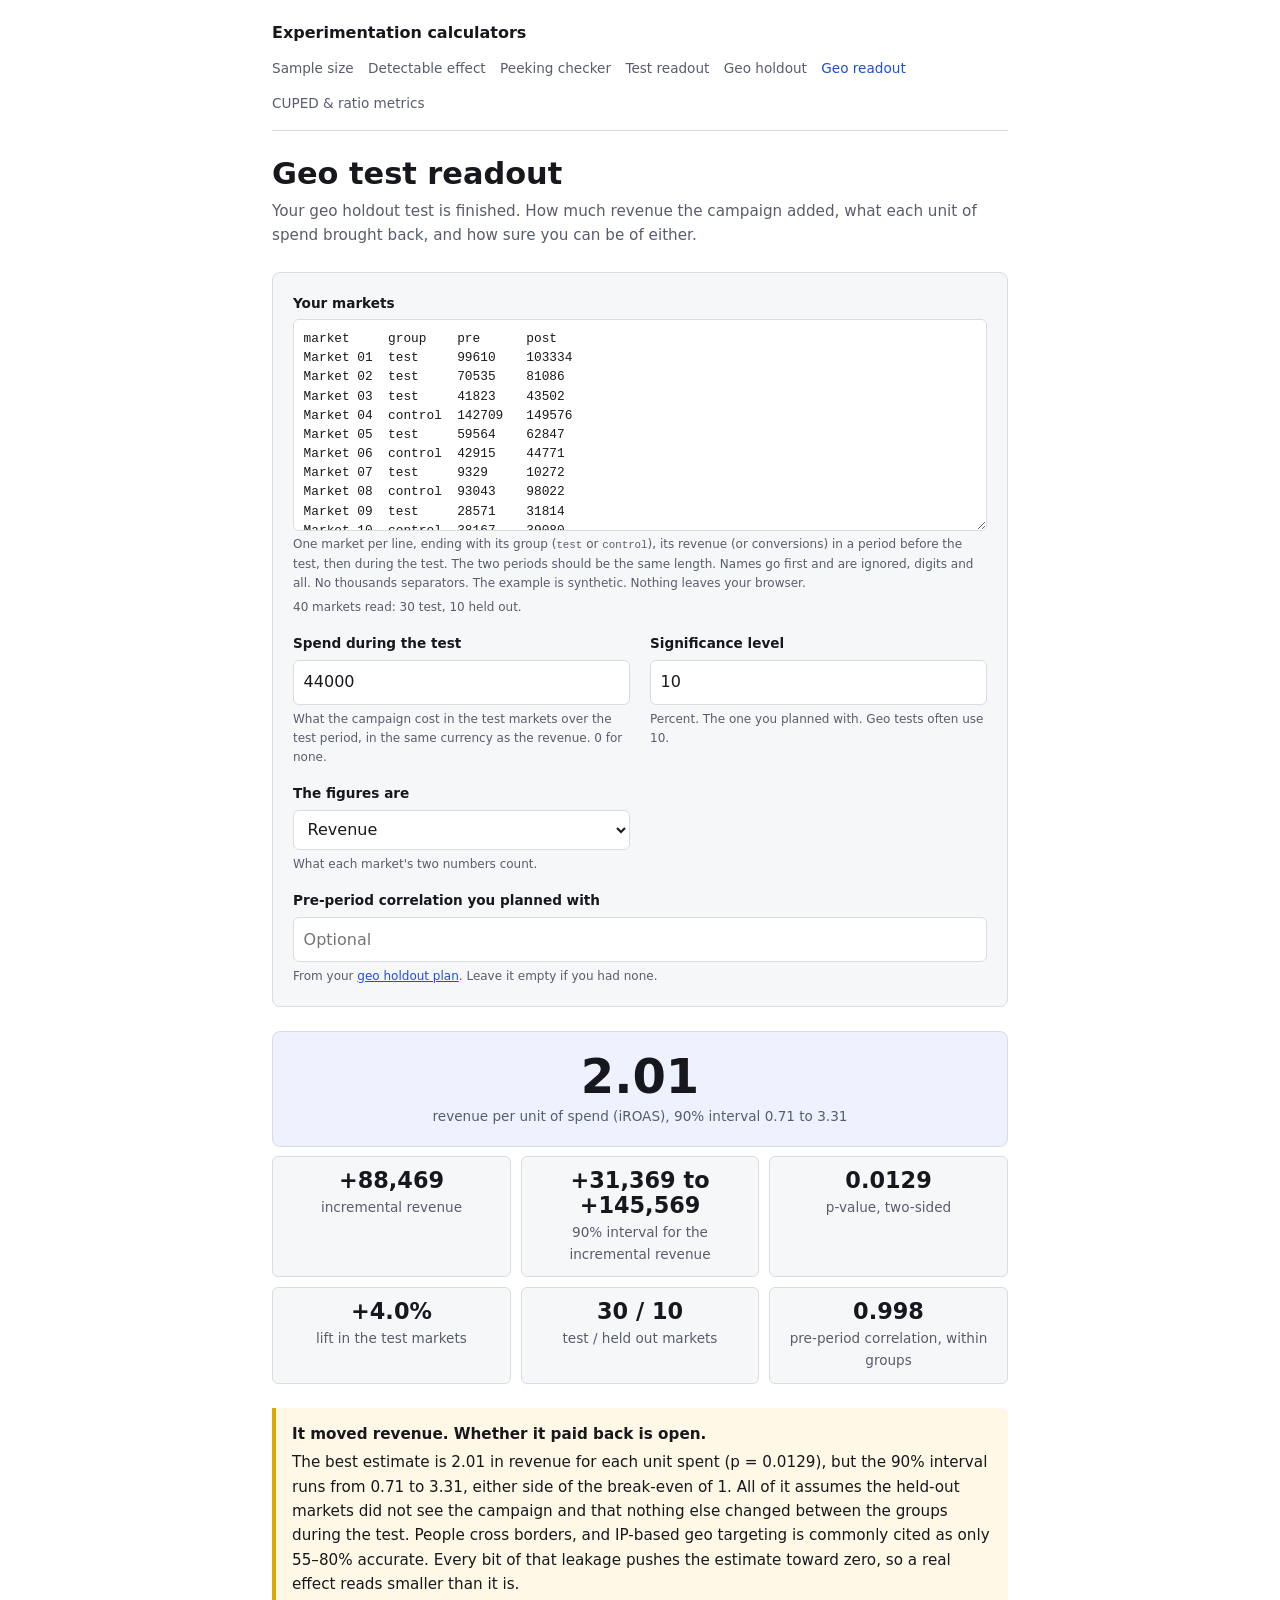
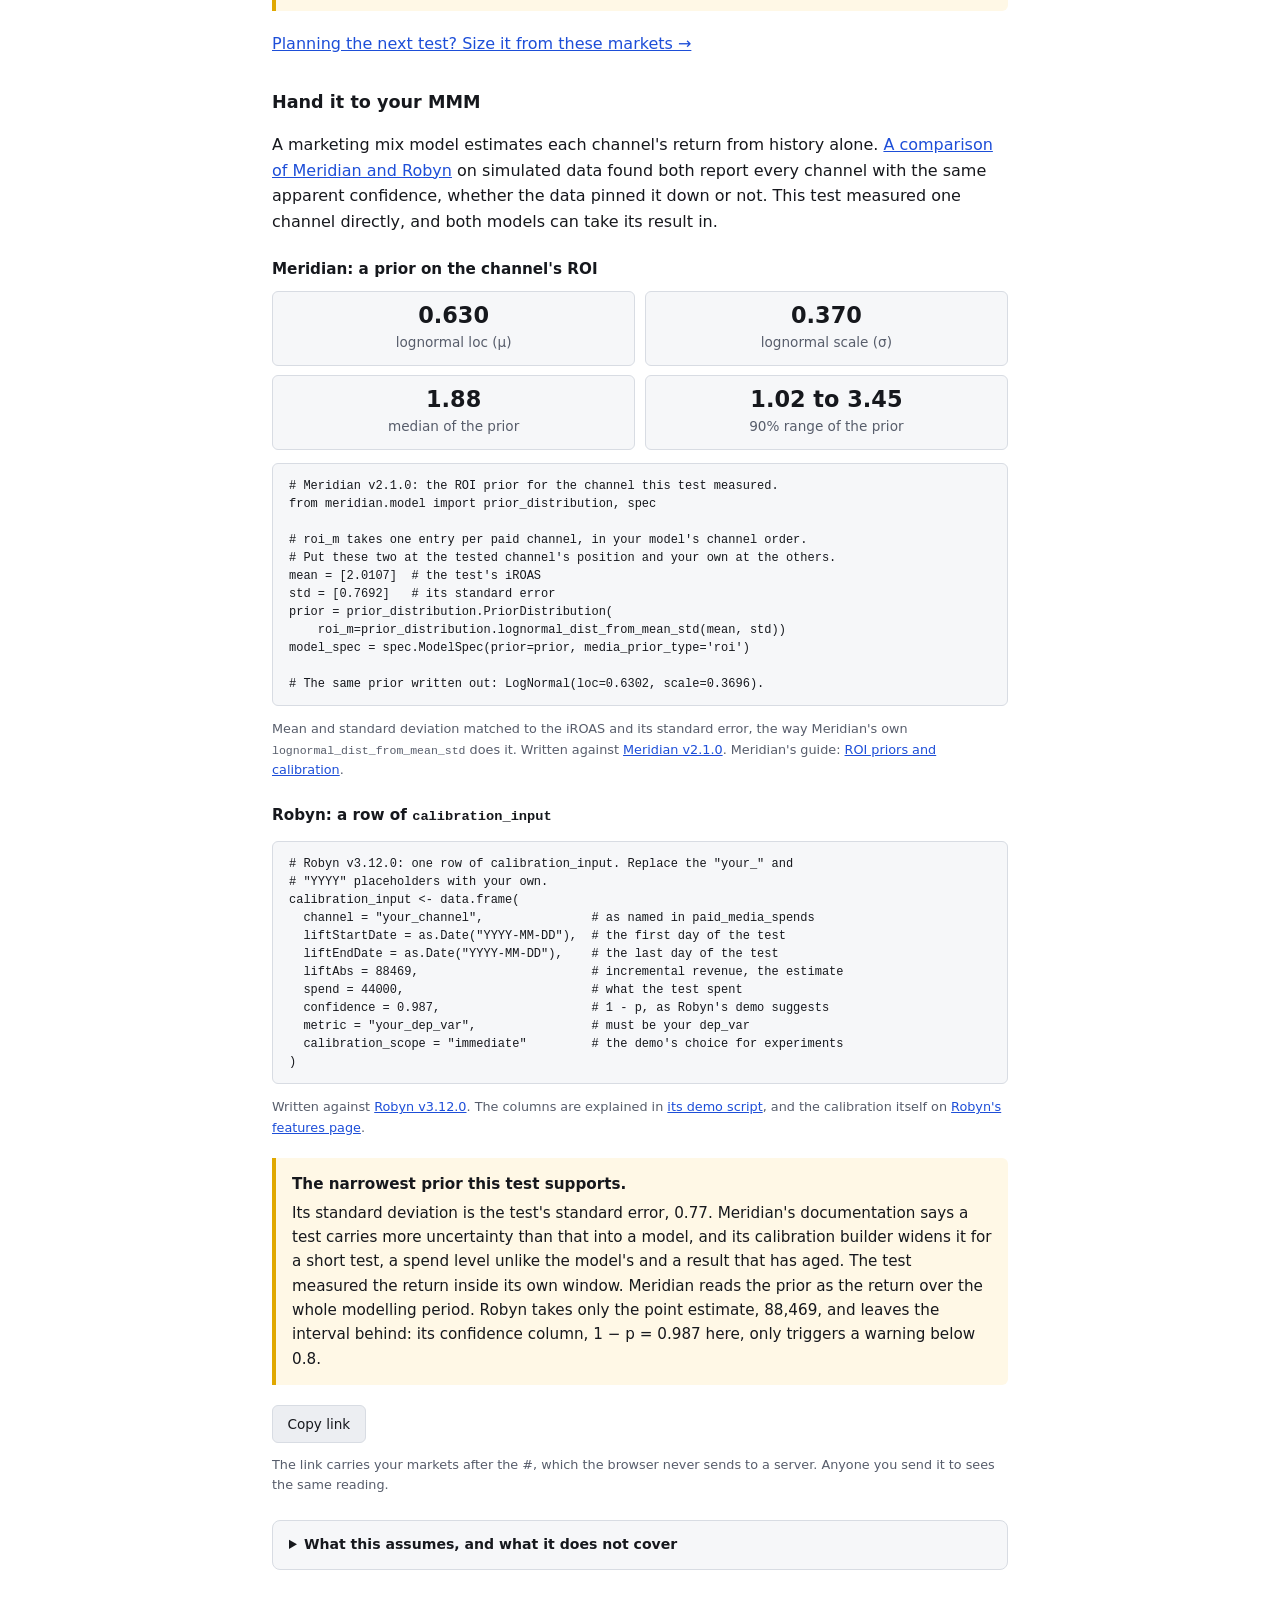
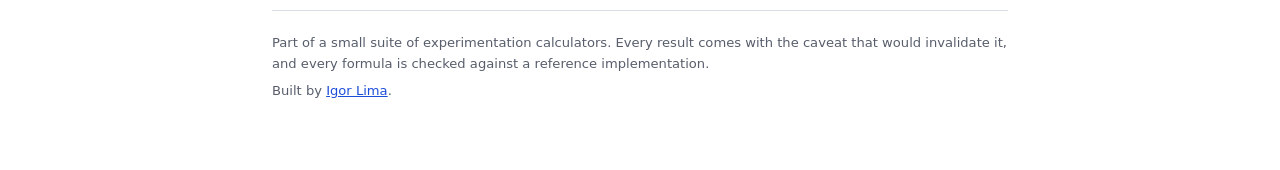
<file: tools/geo-readout.html>
<!DOCTYPE html>
<html lang="en">
<head>
<meta charset="utf-8">
<meta name="viewport" content="width=device-width, initial-scale=1">
<title>Geo test readout</title>
<meta name="description" content="Read a finished geo holdout test: incremental revenue and iROAS with a confidence interval, from the same model the test was designed with.">
<link rel="canonical" href="https://igorlima-py.github.io/experiment-calculators/tools/geo-readout.html">
<link rel="icon" href="../assets/favicon.svg" type="image/svg+xml">
<meta property="og:type" content="website">
<meta property="og:url" content="https://igorlima-py.github.io/experiment-calculators/tools/geo-readout.html">
<meta property="og:title" content="Geo test readout">
<meta property="og:description" content="Read a finished geo holdout test: incremental revenue and iROAS with a confidence interval, from the same model the test was designed with.">
<meta property="og:image" content="https://igorlima-py.github.io/experiment-calculators/assets/og/geo-readout.png">
<meta property="og:image:width" content="1200">
<meta property="og:image:height" content="630">
<meta name="twitter:card" content="summary_large_image">
<meta name="twitter:title" content="Geo test readout">
<meta name="twitter:description" content="Read a finished geo holdout test: incremental revenue and iROAS with a confidence interval, from the same model the test was designed with.">
<meta name="twitter:image" content="https://igorlima-py.github.io/experiment-calculators/assets/og/geo-readout.png">
<link rel="stylesheet" href="../assets/style.css">
</head>
<body>
<div class="wrap">

<header class="site-header">
  <a class="home" href="../index.html">Experimentation calculators</a>
  <nav class="site-nav">
    <a href="sample-size.html">Sample size</a>
    <a href="mde.html">Detectable effect</a>
    <a href="peeking.html">Peeking checker</a>
    <a href="readout.html">Test readout</a>
    <a href="geo-holdout.html">Geo holdout</a>
    <a href="geo-readout.html" aria-current="page">Geo readout</a>
    <a href="cuped.html">CUPED &amp; ratio metrics</a>
  </nav>
</header>

<main>
  <h1>Geo test readout</h1>
  <p class="tool-sub">Your geo holdout test is finished. How much revenue the
  campaign added, what each unit of spend brought back, and how sure you can
  be of either.</p>

  <div class="fields">
    <div class="field field-span">
      <label for="data">Your markets</label>
      <textarea id="data" rows="10" spellcheck="false">market     group    pre      post
Market 01  test     99610    103334
Market 02  test     70535    81086
Market 03  test     41823    43502
Market 04  control  142709   149576
Market 05  test     59564    62847
Market 06  control  42915    44771
Market 07  test     9329     10272
Market 08  control  93043    98022
Market 09  test     28571    31814
Market 10  control  38167    39080
Market 11  test     142931   148683
Market 12  test     50984    56206
Market 13  control  118102   118920
Market 14  control  131205   130177
Market 15  test     75515    78787
Market 16  test     34527    39248
Market 17  test     66290    72495
Market 18  test     23622    26387
Market 19  test     82144    89564
Market 20  control  14929    14987
Market 21  test     190410   204614
Market 22  test     88592    102674
Market 23  test     72779    76368
Market 24  control  25848    27017
Market 25  test     67843    68482
Market 26  test     31372    31843
Market 27  test     49167    54157
Market 28  control  180577   198057
Market 29  test     122555   131678
Market 30  test     41999    45086
Market 31  test     201856   214229
Market 32  test     49153    53058
Market 33  test     42604    46361
Market 34  test     36248    38929
Market 35  test     56090    56658
Market 36  control  75470    74614
Market 37  test     86168    92743
Market 38  test     51274    54577
Market 39  test     124343   135256
Market 40  test     29602    32049</textarea>
      <span class="hint">One market per line, ending with its group
      (<code>test</code> or <code>control</code>), its revenue (or
      conversions) in a period before the test, then during the test. The two periods
      should be the same length. Names go first and are ignored, digits and
      all. No thousands separators. The example is synthetic. Nothing leaves
      your browser.</span>
      <span class="hint" id="data-summary"></span>
    </div>

    <div class="field">
      <label for="spend">Spend during the test</label>
      <input type="number" id="spend" step="any" min="0" inputmode="decimal">
      <span class="hint">What the campaign cost in the test markets over the
      test period, in the same currency as the revenue. 0 for none.</span>
    </div>

    <div class="field">
      <label for="alpha">Significance level</label>
      <input type="number" id="alpha" step="0.1" min="0.1" max="50" inputmode="decimal">
      <span class="hint">Percent. The one you planned with. Geo tests often use 10.</span>
    </div>

    <div class="field">
      <label for="metric">The figures are</label>
      <select id="metric">
        <option value="revenue">Revenue</option>
        <option value="conversions">Conversions</option>
      </select>
      <span class="hint">What each market's two numbers count.</span>
    </div>

    <div class="field" id="value-field" hidden>
      <label for="value">Value of one conversion</label>
      <input type="number" id="value" step="any" min="0" inputmode="decimal" placeholder="Optional">
      <span class="hint">In the currency of the spend. The test cannot measure
      it; it only turns conversions into a return on the spend.</span>
    </div>

    <div class="field field-span">
      <label for="rho">Pre-period correlation you planned with</label>
      <input type="number" id="rho" step="0.01" min="0" max="0.99" inputmode="decimal" placeholder="Optional">
      <span class="hint">From your <a href="geo-holdout.html">geo holdout
      plan</a>. Leave it empty if you had none.</span>
    </div>
  </div>

  <div class="results">
    <div class="result-main">
      <span class="result-value" id="out-iroas">--</span>
      <span class="result-label" id="out-iroas-label">revenue per unit of spend (iROAS)</span>
    </div>
    <div class="result-grid">
      <div class="result-cell">
        <span class="result-value" id="out-incr">--</span>
        <span class="result-label" id="out-incr-label">incremental revenue</span>
      </div>
      <div class="result-cell">
        <span class="result-value" id="out-incr-ci">--</span>
        <span class="result-label" id="out-incr-ci-label">interval for the incremental revenue</span>
      </div>
      <div class="result-cell">
        <span class="result-value" id="out-p">--</span>
        <span class="result-label">p-value, two-sided</span>
      </div>
      <div class="result-cell">
        <span class="result-value" id="out-rel">--</span>
        <span class="result-label">lift in the test markets</span>
      </div>
      <div class="result-cell">
        <span class="result-value" id="out-split">--</span>
        <span class="result-label">test / held out markets</span>
      </div>
      <div class="result-cell">
        <span class="result-value" id="out-rho">--</span>
        <span class="result-label">pre-period correlation, within groups</span>
      </div>
    </div>
  </div>

  <div class="warn" id="warn"></div>

  <div class="judgement" id="judgement"></div>

  <p><a id="next-link" href="geo-holdout.html">Planning the next test? Size it
  from these markets →</a></p>

  <section class="mmm" aria-labelledby="mmm-title">
    <h2 id="mmm-title">Hand it to your MMM</h2>
    <p>A marketing mix model estimates each channel's return from history
    alone. <a href="https://github.com/IgorLima-py/mmm-meridian-vs-robyn/blob/main/article/meridian-vs-robyn.md">A
    comparison of Meridian and Robyn</a> on simulated data found both report
    every channel with the same apparent confidence, whether the data pinned it
    down or not. This test measured one channel directly, and both models can
    take its result in.</p>

    <h3>Meridian: a prior on the channel's ROI</h3>
    <div class="result-grid pairs">
      <div class="result-cell">
        <span class="result-value" id="out-mu">--</span>
        <span class="result-label">lognormal loc (μ)</span>
      </div>
      <div class="result-cell">
        <span class="result-value" id="out-sigma">--</span>
        <span class="result-label">lognormal scale (σ)</span>
      </div>
      <div class="result-cell">
        <span class="result-value" id="out-median">--</span>
        <span class="result-label">median of the prior</span>
      </div>
      <div class="result-cell">
        <span class="result-value" id="out-range">--</span>
        <span class="result-label" id="out-range-label">range of the prior</span>
      </div>
    </div>
    <pre class="snippet"><code id="out-meridian"></code></pre>
    <p class="snippet-note">Mean and standard deviation matched to the
    iROAS and its standard error, the way Meridian's own
    <code>lognormal_dist_from_mean_std</code> does it. Written against
    <a href="https://github.com/google/meridian/tree/v2.1.0">Meridian v2.1.0</a>.
    Meridian's guide:
    <a href="https://developers.google.com/meridian/docs/advanced-modeling/roi-priors-and-calibration">ROI
    priors and calibration</a>.</p>

    <h3>Robyn: a row of <code>calibration_input</code></h3>
    <pre class="snippet"><code id="out-robyn"></code></pre>
    <p class="snippet-note">Written against
    <a href="https://github.com/facebookexperimental/Robyn/tree/v3.12.0">Robyn v3.12.0</a>.
    The columns are explained in
    <a href="https://github.com/facebookexperimental/Robyn/blob/v3.12.0/demo/demo.R">its
    demo script</a>, and the calibration itself on
    <a href="https://facebookexperimental.github.io/Robyn/docs/features/#calibration-of-average-effect-size-with-causal-experiments">Robyn's
    features page</a>.</p>

    <div class="judgement" id="mmm-judgement"></div>
  </section>

  <div class="share">
    <button type="button" class="btn" id="copy">Copy link</button>
    <span class="note">The link carries your markets after the #, which the
    browser never sends to a server. Anyone you send it to sees the same
    reading.</span>
  </div>

  <details class="honesty">
    <summary>What this assumes, and what it does not cover</summary>
    <ul>
      <li><strong>The same model the test was designed with.</strong> Markets
      are the units and each market's pre-period is a covariate: an ordinary
      least squares regression of test-period revenue on the group and the
      pre-period (analysis of covariance). It is what the
      <a href="geo-holdout.html">geo holdout page</a> assumes when it adjusts
      the variation for the pre-period correlation. The effect per test market,
      times the number of test markets, is the incremental revenue. The
      interval uses the classical standard error and a t distribution with
      three fewer degrees of freedom than markets.</li>
      <li><strong>It is not the best method available.</strong>
      <a href="https://github.com/facebookincubator/GeoLift">GeoLift</a>
      (synthetic control) and Google's
      <a href="https://github.com/google/matched_markets">time-based
      regression</a> use each market's full daily history and will usually
      give a tighter, better-calibrated answer from the same test. This page
      reads the test from two totals per market. That makes it quick, and it
      leaves out the daily history those tools use.</li>
      <li><strong>Big markets are noisier.</strong> The classical standard
      error treats every market's noise as the same size, and revenue does not
      behave that way. The published comparison shows the robust (HC1) error
      and the weighted regression of Vaver &amp; Koehler (2011) next to this
      one, on the same data. On its five data sets the weighted estimate
      lands anywhere from 19% above this one to 69% below it, inside this
      page's interval every time.</li>
      <li><strong>Spillover pushes toward zero.</strong> People travel, word
      of mouth crosses borders, and IP-based geo targeting is commonly cited as
      only 55–80% accurate, so some held-out markets saw the ads anyway.</li>
      <li><strong>The spend is taken as known.</strong> The iROAS interval is
      the revenue interval divided by the spend. The iROAS counts revenue
      before margin: at 1, the campaign paid for itself before margin, not
      after.</li>
      <li id="conversion-note" hidden><strong>What a conversion is
      worth.</strong> <span id="conversion-sentence"></span></li>
      <li><strong>The MMM prior is unadjusted.</strong> Its
      mean is the iROAS and its standard deviation is the iROAS's standard
      error. Meridian's calibration builder also adjusts for how long the test
      ran, how its spend compares with the channel's and how old it is. This
      page makes none of those adjustments. Robyn keeps only the point
      estimate. Both models take the test's weeks and markets as standing for
      the channel as a whole.</li>
      <li><strong>The lift in the test markets has no interval.</strong> It is
      the incremental revenue over what the test markets would have made
      without the campaign, and that baseline is estimated too, so it is shown
      as an estimate only.</li>
      <li><strong>Not covered:</strong> daily or weekly series, staggered
      starts, more than two groups, adstock that runs past the test window, and
      markets assigned by anything other than chance.</li>
    </ul>
    <p>Cross-checked against <code>statsmodels</code> OLS on five synthetic
    data sets. See <a href="../validation/index.html">the published
    comparison</a>.</p>
  </details>
</main>

<footer class="site-footer">
  <p>Part of a small suite of experimentation calculators. Every result comes
  with the caveat that would invalidate it, and every formula is checked against
  a reference implementation.</p>
  <p>Built by <a href="https://github.com/IgorLima-py">Igor Lima</a>.</p>
</footer>

</div>

<script src="../assets/stats.js"></script>
<script src="../assets/geo.js"></script>
<script src="../assets/geo-readout.js"></script>
<script src="../assets/ui.js"></script>
<script src="../assets/judgement.js"></script>
<script>
(function () {
  'use strict';

  /* Defaults: the example markets in the box, generated by
   * validation/reference_tool7.py - forty markets, ten held out, the geo
   * holdout page's own defaults - and the spend that script set for them. */
  var SPEC = {
    spend:  { def: 44000, min: 0, max: 1e12 },
    metric: { def: 'revenue', text: true, values: ['revenue', 'conversions'] },
    value:  { def: null,  min: 0, max: 1e12 },
    alpha:  { def: 10,    min: 0.1, max: 50 },
    rho:    { def: null,  min: 0, max: 0.99 }
  };

  var ids = ['iroas', 'iroas-label', 'incr', 'incr-label', 'incr-ci', 'incr-ci-label',
             'p', 'rel', 'split', 'rho', 'mu', 'sigma', 'median', 'range',
             'range-label', 'meridian', 'robyn'];
  var out = {};
  ids.forEach(function (id) { out[id] = document.getElementById('out-' + id); });
  var data = document.getElementById('data');
  var summary = document.getElementById('data-summary');
  var warn = document.getElementById('warn');
  var judgement = document.getElementById('judgement');
  var mmmJudgement = document.getElementById('mmm-judgement');
  var valueField = document.getElementById('value-field');
  var conversionNote = document.getElementById('conversion-note');
  var conversionSentence = document.getElementById('conversion-sentence');
  var next = document.getElementById('next-link');
  var EXAMPLE = data.defaultValue;

  var INVALID = {
    empty: 'Paste your markets above: one a line, ending with the group, the ' +
      'pre-period and the test period.',
    groups: 'Each group needs at least two markets, and the model needs at ' +
      'least four in all.',
    numbers: 'Every market needs a number for both periods.',
    flat: 'Every market has the same pre-period, so it cannot predict anything.'
  };

  /* Pasted data rides in the fragment, which the browser never sends to a
   * server, and only when it differs from the example. Runs of spaces and
   * tabs go in as one space: each would otherwise cost three characters of
   * link, and the parser reads one space the same as ten. */
  var HASH = '#data=';
  if (window.location.hash.indexOf(HASH) === 0) {
    try {
      data.value = decodeURIComponent(window.location.hash.slice(HASH.length));
    } catch (e) { /* a mangled link falls back to the example */ }
  }
  function writeHash() {
    var hash = data.value === EXAMPLE ? '' :
      HASH + encodeURIComponent(data.value.replace(/[ \t]+/g, ' '));
    window.history.replaceState(null, '',
      window.location.pathname + window.location.search + hash);
  }

  function signed(x) {
    if (!isFinite(x)) return '--';
    return (x > 0 ? '+' : '') + UI.integer(x);
  }

  function blank(noun) {
    ['iroas', 'incr', 'incr-ci', 'p', 'rel', 'split', 'rho', 'mu', 'sigma', 'median',
     'range'].forEach(function (id) {
      out[id].textContent = '--';
    });
    out['iroas-label'].textContent = 'revenue per unit of spend (iROAS)';
    out['incr-label'].textContent = 'incremental ' + noun;
    out['incr-ci-label'].textContent = 'interval for the incremental ' + noun;
    out['range-label'].textContent = 'range of the prior';
    out.meridian.textContent = '# Nothing to write until the test can be read.';
    out.robyn.textContent = '# Nothing to write until the test can be read.';
    mmmJudgement.innerHTML = '';
    next.href = 'geo-holdout.html';
  }

  /* The next test's plan, from this one's markets: how many there are, how
   * many were held out, the variation between them before the test, and the
   * within-group correlation, clamped to the range the plan accepts. */
  function nextLink(r, alphaPercent) {
    var parts = ['geos=' + r.n, 'holdout=' + r.nControl,
                 'cv=' + Number((r.preCv * 100).toFixed(1))];
    var rho = Math.min(0.99, Math.max(0, r.rho));
    if (rho > 0) parts.push('rho=' + Number(rho.toFixed(2)));
    if (alphaPercent !== 10) parts.push('alpha=' + alphaPercent);
    return 'geo-holdout.html?' + parts.join('&');
  }

  function render(v) {
    var parsed = Geo.parseGroups(data.value);
    var rows = parsed.rows;
    var nT = rows.filter(function (r) { return r.group === 'treat'; }).length;
    summary.textContent = rows.length ? rows.length + ' markets read: ' + nT +
      ' test, ' + (rows.length - nT) + ' held out.' : '';

    var conversions = v.metric === 'conversions';
    var noun = conversions ? 'conversions' : 'revenue';
    valueField.hidden = !conversions;
    conversionNote.hidden = !(conversions && v.value > 0);
    conversionSentence.textContent = conversions && v.value > 0 ?
      Judgement.conversionValue(v.value) : '';

    blank(noun);
    var notes = [];
    if (parsed.errors.length) {
      notes.push('<strong>' + (parsed.errors.length === 1 ? 'Line ' : 'Lines ') +
        parsed.errors.join(', ') + ' not read.</strong> Each line has to end ' +
        'with the group (test or control), the pre-period, then the test ' +
        'period. A thousands separator such as 471,900 splits one figure into ' +
        'two.');
    }

    var r = rows.length ? GeoReadout.analyse({
      rows: rows, spend: v.spend, alpha: v.alpha / 100, plannedRho: v.rho,
      metric: v.metric, value: v.value
    }) : { invalid: 'empty' };

    if (r.invalid) {
      notes.push(INVALID[r.invalid]);
      warn.innerHTML = notes.join('<br><br>');
      judgement.innerHTML = '';
      return;
    }

    var level = UI.percent((1 - r.alpha) * 100, 0);
    if (r.ciIroas) {
      out.iroas.textContent = UI.decimal(r.iroas, 2);
      out['iroas-label'].textContent = 'revenue per unit of spend (iROAS), ' +
        level + ' interval ' + UI.decimal(r.ciIroas.lo, 2) + ' to ' +
        UI.decimal(r.ciIroas.hi, 2);
      if (conversions) {
        out['iroas-label'].textContent += ', at ' + v.value + ' a conversion';
      }
    } else {
      out['iroas-label'].textContent = 'revenue per unit of spend (iROAS): ' +
        (!(v.spend > 0) ? 'enter the spend' : 'enter the value of a conversion');
    }
    out.incr.textContent = signed(r.incremental);
    out['incr-ci'].textContent = signed(r.ciIncremental.lo) + ' to ' +
      signed(r.ciIncremental.hi);
    out['incr-ci-label'].textContent = level + ' interval for the incremental ' + noun;

    if (r.prior) {
      out.mu.textContent = UI.decimal(r.prior.mu, 3);
      out.sigma.textContent = UI.decimal(r.prior.sigma, 3);
      out.median.textContent = UI.decimal(r.prior.median, 2);
      out.range.textContent = UI.decimal(r.prior.interval.lo, 2) + ' to ' +
        UI.decimal(r.prior.interval.hi, 2);
      out['range-label'].textContent = level + ' range of the prior';
    }
    out.meridian.textContent = GeoReadout.meridianSnippet(r) ||
      (!(v.spend > 0) ? '# Enter what the test spent to write the prior.' :
       !r.iroas && conversions ? '# Enter the value of a conversion to write the prior.' :
       '# No prior: a lognormal cannot have a mean of zero or less.');
    out.robyn.textContent = GeoReadout.robynSnippet(r) ||
      '# Enter what the test spent to write the row.';
    mmmJudgement.innerHTML = Judgement.mmm(r);
    out.p.textContent = UI.pValue(r.fit.p);
    out.rel.textContent = isFinite(r.relative) ?
      (r.relative > 0 ? '+' : '') + UI.percent(r.relative * 100, 1) : '--';
    out.split.textContent = UI.integer(r.nTreat) + ' / ' + UI.integer(r.nControl);
    out.rho.textContent = UI.decimal(r.rho, 3);
    next.href = nextLink(r, v.alpha);

    /* The same two lines the geo holdout page draws, from the same sources. */
    if (r.nControl < 5) {
      notes.push('<strong>' + r.nControl + ' held-out markets is too few.</strong> ' +
        'One local shock (a storm, a promotion) moves the whole group, and ' +
        'there are not enough degrees of freedom to tell it apart from the ' +
        'campaign. Trimmed Match puts the floor at about ten matched pairs.');
    }
    if (r.n < 10) {
      notes.push('<strong>Fewer than ten markets is outside what this method ' +
        'reads well.</strong> Time-based regression on each market\'s daily ' +
        'history is the better tool for a test this small.');
    }
    warn.innerHTML = notes.join('<br><br>');

    judgement.innerHTML = Judgement.geoReadout(r);
  }

  var getValues = UI.attach(SPEC, render);
  data.addEventListener('input', function () {
    render(getValues());
    writeHash();
  });
  UI.initCopyButton('copy');
})();
</script>
</body>
</html>
</file>
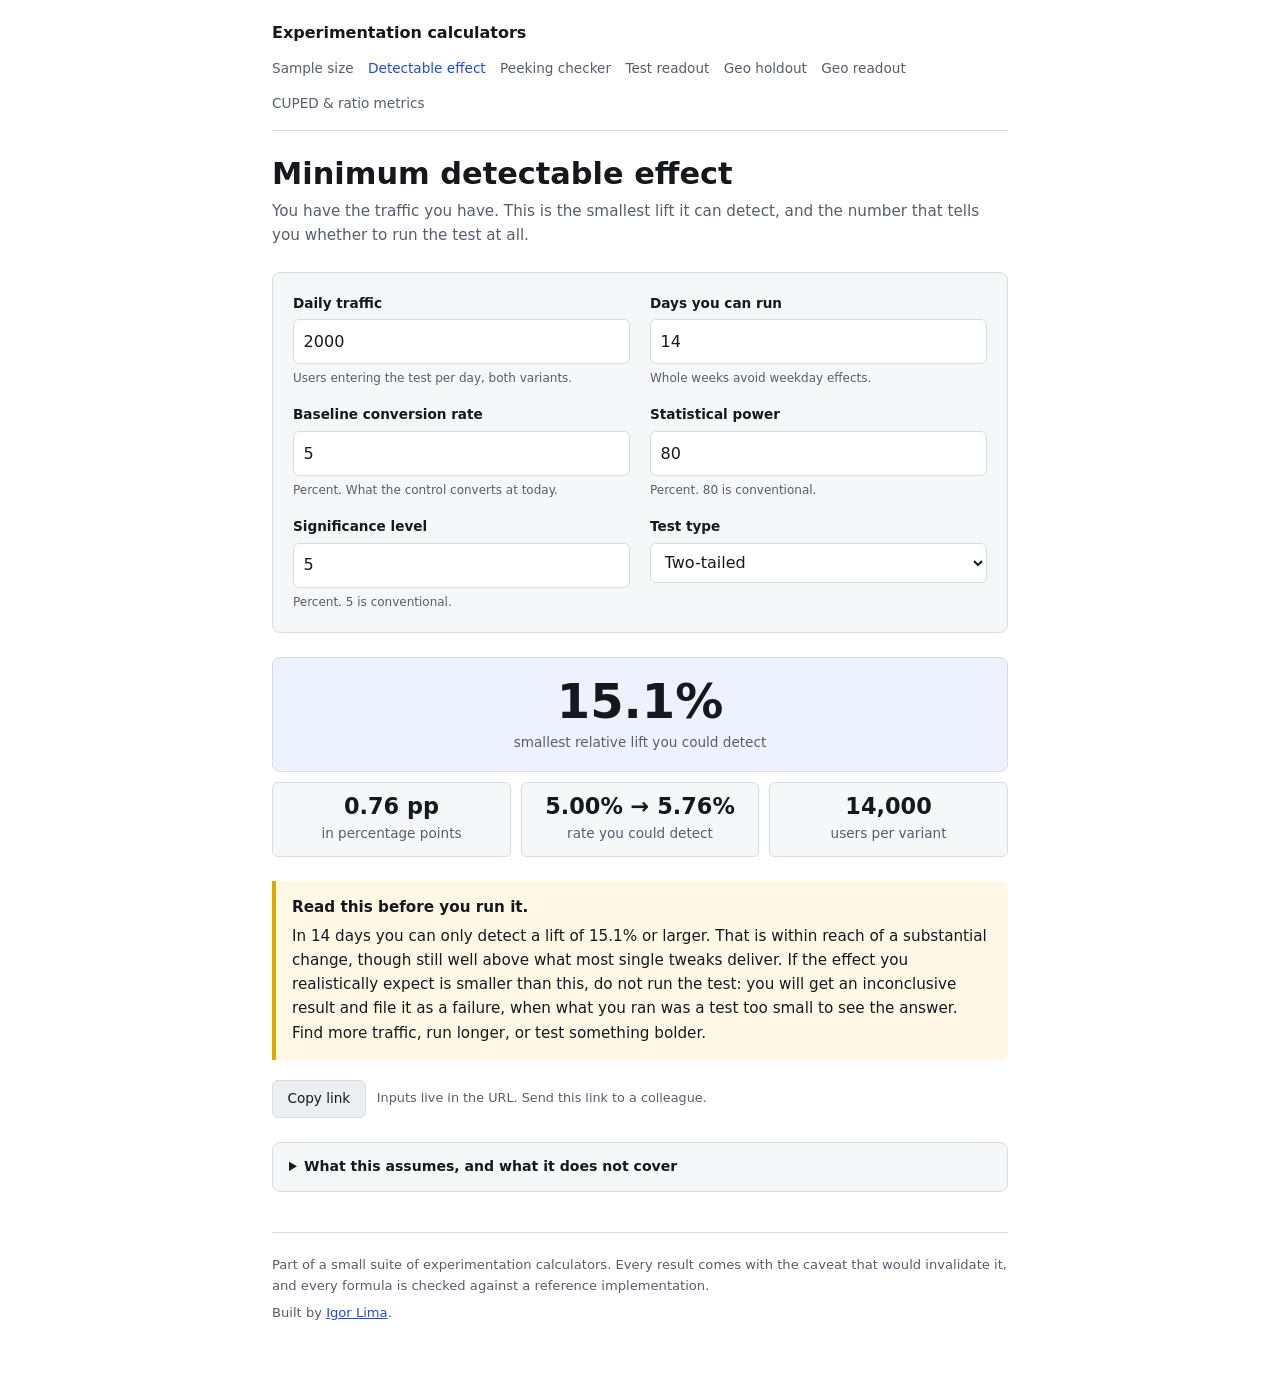
<file: tools/mde.html>
<!DOCTYPE html>
<html lang="en">
<head>
<meta charset="utf-8">
<meta name="viewport" content="width=device-width, initial-scale=1">
<title>Minimum detectable effect</title>
<meta name="description" content="The smallest lift your A/B test could detect with the traffic and time you have, and whether it is worth running at all.">
<link rel="canonical" href="https://igorlima-py.github.io/experiment-calculators/tools/mde.html">
<link rel="icon" href="../assets/favicon.svg" type="image/svg+xml">
<meta property="og:type" content="website">
<meta property="og:url" content="https://igorlima-py.github.io/experiment-calculators/tools/mde.html">
<meta property="og:title" content="Minimum detectable effect">
<meta property="og:description" content="The smallest lift your A/B test could detect with the traffic and time you have, and whether it is worth running at all.">
<meta property="og:image" content="https://igorlima-py.github.io/experiment-calculators/assets/og/mde.png">
<meta property="og:image:width" content="1200">
<meta property="og:image:height" content="630">
<meta name="twitter:card" content="summary_large_image">
<meta name="twitter:title" content="Minimum detectable effect">
<meta name="twitter:description" content="The smallest lift your A/B test could detect with the traffic and time you have, and whether it is worth running at all.">
<meta name="twitter:image" content="https://igorlima-py.github.io/experiment-calculators/assets/og/mde.png">
<link rel="stylesheet" href="../assets/style.css">
</head>
<body>
<div class="wrap">

<header class="site-header">
  <a class="home" href="../index.html">Experimentation calculators</a>
  <nav class="site-nav">
    <a href="sample-size.html">Sample size</a>
    <a href="mde.html" aria-current="page">Detectable effect</a>
    <a href="peeking.html">Peeking checker</a>
    <a href="readout.html">Test readout</a>
    <a href="geo-holdout.html">Geo holdout</a>
    <a href="geo-readout.html">Geo readout</a>
    <a href="cuped.html">CUPED &amp; ratio metrics</a>
  </nav>
</header>

<main>
  <h1>Minimum detectable effect</h1>
  <p class="tool-sub">You have the traffic you have. This is the smallest lift
  it can detect, and the number that tells you whether to run the
  test at all.</p>

  <div class="fields">
    <div class="field">
      <label for="traffic">Daily traffic</label>
      <input type="number" id="traffic" step="1" min="1" inputmode="numeric">
      <span class="hint">Users entering the test per day, both variants.</span>
    </div>

    <div class="field">
      <label for="days">Days you can run</label>
      <input type="number" id="days" step="1" min="1" inputmode="numeric">
      <span class="hint">Whole weeks avoid weekday effects.</span>
    </div>

    <div class="field">
      <label for="base">Baseline conversion rate</label>
      <input type="number" id="base" step="0.01" min="0.01" max="99.99" inputmode="decimal">
      <span class="hint">Percent. What the control converts at today.</span>
    </div>

    <div class="field">
      <label for="power">Statistical power</label>
      <input type="number" id="power" step="1" min="50" max="99.9" inputmode="decimal">
      <span class="hint">Percent. 80 is conventional.</span>
    </div>

    <div class="field">
      <label for="alpha">Significance level</label>
      <input type="number" id="alpha" step="0.01" min="0.01" max="50" inputmode="decimal">
      <span class="hint">Percent. 5 is conventional.</span>
    </div>

    <div class="field">
      <label for="tails">Test type</label>
      <select id="tails">
        <option value="2">Two-tailed</option>
        <option value="1">One-tailed</option>
      </select>
    </div>
  </div>

  <div class="results">
    <div class="result-main">
      <span class="result-value" id="out-rel">--</span>
      <span class="result-label">smallest relative lift you could detect</span>
    </div>
    <div class="result-grid">
      <div class="result-cell">
        <span class="result-value" id="out-abs">--</span>
        <span class="result-label">in percentage points</span>
      </div>
      <div class="result-cell">
        <span class="result-value" id="out-rates">--</span>
        <span class="result-label">rate you could detect</span>
      </div>
      <div class="result-cell">
        <span class="result-value" id="out-n">--</span>
        <span class="result-label">users per variant</span>
      </div>
    </div>
  </div>

  <div class="warn" id="warn"></div>

  <div class="judgement" id="judgement"></div>

  <div class="share">
    <button type="button" class="btn" id="copy">Copy link</button>
    <span class="note">Inputs live in the URL. Send this link to a colleague.</span>
  </div>

  <details class="honesty">
    <summary>What this assumes, and what it does not cover</summary>
    <ul>
      <li><strong>A detectable effect is not a visibility cliff.</strong> This
      is the most common way to misread the number. At 80% power, an effect
      exactly equal to the figure above has an 80% chance of reaching
      significance, not a certainty. Smaller effects are not invisible either;
      they are just detected less than 80% of the time. The number is a
      reliability threshold, not a threshold of existence.</li>
      <li><strong>Normal approximation to the binomial</strong>, pooled variance
      under the null, no continuity correction, the same conventions as the
      <a href="sample-size.html">sample size calculator</a>, since this is its
      exact inverse.</li>
      <li><strong>An even 50/50 split</strong> and steady traffic for the whole
      window.</li>
      <li><strong>One primary metric, analysed once</strong> at the end of the
      window.</li>
      <li><strong>Not covered:</strong> revenue and other continuous metrics,
      more than two variants, sequential designs, and any allowance for traffic
      that varies by day of week.</li>
    </ul>
    <p>Solved by bisection against the sample-size formula and round-tripped
    against it. See <a href="../validation/index.html">the published
    comparison</a>.</p>
  </details>
</main>

<footer class="site-footer">
  <p>Part of a small suite of experimentation calculators. Every result comes
  with the caveat that would invalidate it, and every formula is checked against
  a reference implementation.</p>
  <p>Built by <a href="https://github.com/IgorLima-py">Igor Lima</a>.</p>
</footer>

</div>

<script src="../assets/stats.js"></script>
<script src="../assets/experiments.js"></script>
<script src="../assets/ui.js"></script>
<script src="../assets/judgement.js"></script>
<script>
(function () {
  'use strict';

  var SPEC = {
    traffic: { def: 2000, min: 1,    max: 100000000 },
    days:    { def: 14,   min: 1,    max: 3650 },
    base:    { def: 5,    min: 0.01, max: 99.99 },
    power:   { def: 80,   min: 50,   max: 99.9 },
    alpha:   { def: 5,    min: 0.01, max: 50 },
    tails:   { def: 2,    values: [1, 2] }
  };

  var out = {
    rel: document.getElementById('out-rel'),
    abs: document.getElementById('out-abs'),
    rates: document.getElementById('out-rates'),
    n: document.getElementById('out-n'),
    warn: document.getElementById('warn'),
    judgement: document.getElementById('judgement')
  };

  function blank(message) {
    out.rel.textContent = '--';
    out.abs.textContent = '--';
    out.rates.textContent = '--';
    out.warn.innerHTML = message;
    out.judgement.innerHTML = '';
  }

  function render(v) {
    var p1 = v.base / 100;
    var n = v.traffic * v.days / 2;
    out.n.textContent = UI.integer(n);

    var delta = Experiments.mdeFromSampleSize(p1, n, v.alpha / 100,
                                              v.power / 100, v.tails);

    if (!isFinite(delta)) {
      blank('<strong>Nothing is detectable here.</strong> With ' +
        UI.integer(n) + ' users per variant at a ' + UI.percent(v.base, 2) +
        ' baseline, even the largest arithmetically possible effect would ' +
        'not reach significance at this power. You need more traffic or a ' +
        'longer window before a test of any kind is worth starting.');
      return;
    }

    var p2 = p1 + delta;
    var relative = delta / p1 * 100;

    out.rel.textContent = UI.percent(relative, 1);
    out.abs.textContent = UI.decimal(delta * 100, 2) + ' pp';
    out.rates.textContent = UI.percent(p1 * 100, 2) + ' → ' + UI.percent(p2 * 100, 2);

    out.warn.innerHTML = Experiments.normalApproxOk(p1, delta, n) ? '' :
      '<strong>Treat this number as indicative.</strong> The expected count ' +
      'of the rarer outcome per variant is in single digits, where the ' +
      'normal approximation behind every calculator of this kind stops ' +
      'being reliable.';

    out.judgement.innerHTML = Judgement.mde(v.days, relative);
  }

  UI.attach(SPEC, render);
  UI.initCopyButton('copy');
})();
</script>
</body>
</html>
</file>
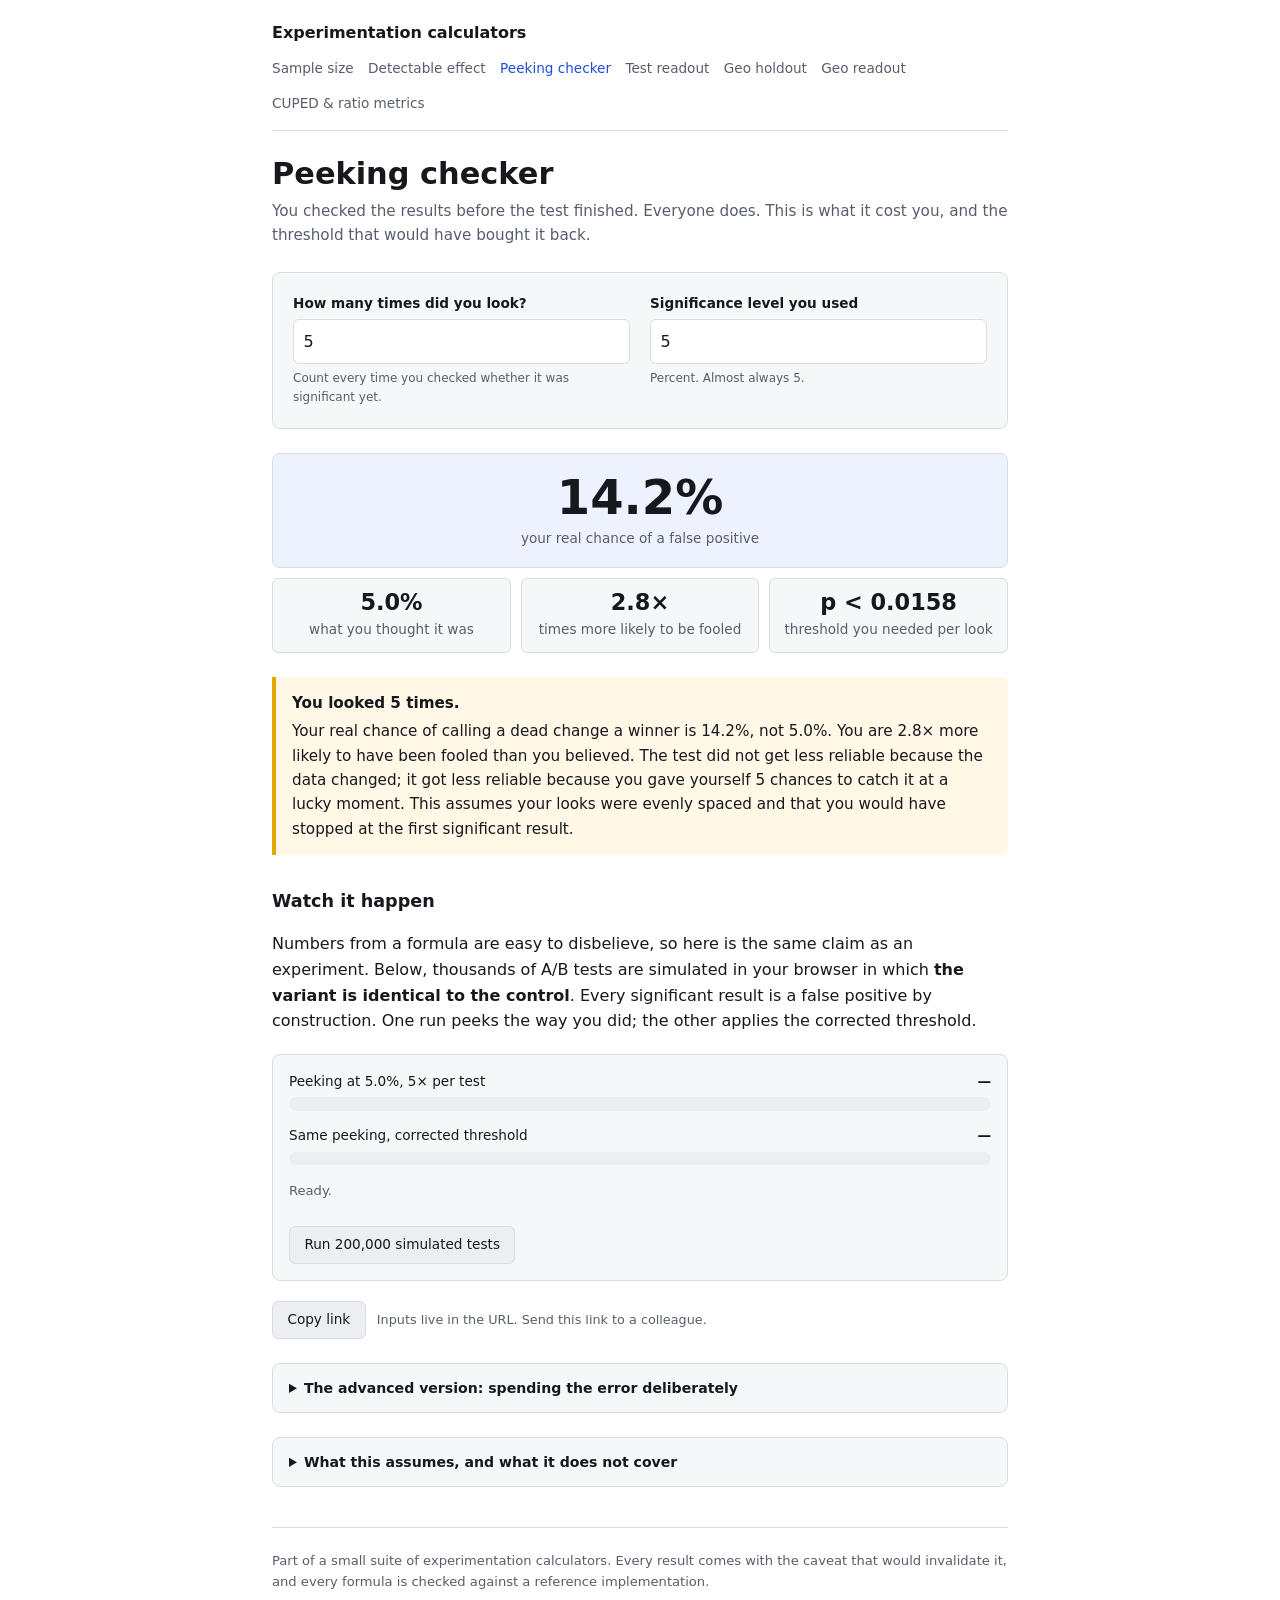
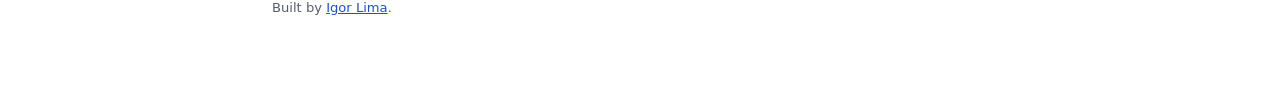
<file: tools/peeking.html>
<!DOCTYPE html>
<html lang="en">
<head>
<meta charset="utf-8">
<meta name="viewport" content="width=device-width, initial-scale=1">
<title>Peeking checker</title>
<meta name="description" content="You checked your A/B test before it finished. This works out what that did to your false-positive rate, and what threshold you should have used instead.">
<link rel="canonical" href="https://igorlima-py.github.io/experiment-calculators/tools/peeking.html">
<link rel="icon" href="../assets/favicon.svg" type="image/svg+xml">
<meta property="og:type" content="website">
<meta property="og:url" content="https://igorlima-py.github.io/experiment-calculators/tools/peeking.html">
<meta property="og:title" content="Peeking checker">
<meta property="og:description" content="You checked your A/B test before it finished. This works out what that did to your false-positive rate, and what threshold you should have used instead.">
<meta property="og:image" content="https://igorlima-py.github.io/experiment-calculators/assets/og/peeking.png">
<meta property="og:image:width" content="1200">
<meta property="og:image:height" content="630">
<meta name="twitter:card" content="summary_large_image">
<meta name="twitter:title" content="Peeking checker">
<meta name="twitter:description" content="You checked your A/B test before it finished. This works out what that did to your false-positive rate, and what threshold you should have used instead.">
<meta name="twitter:image" content="https://igorlima-py.github.io/experiment-calculators/assets/og/peeking.png">
<link rel="stylesheet" href="../assets/style.css">
</head>
<body>
<div class="wrap">

<header class="site-header">
  <a class="home" href="../index.html">Experimentation calculators</a>
  <nav class="site-nav">
    <a href="sample-size.html">Sample size</a>
    <a href="mde.html">Detectable effect</a>
    <a href="peeking.html" aria-current="page">Peeking checker</a>
    <a href="readout.html">Test readout</a>
    <a href="geo-holdout.html">Geo holdout</a>
    <a href="geo-readout.html">Geo readout</a>
    <a href="cuped.html">CUPED &amp; ratio metrics</a>
  </nav>
</header>

<main>
  <h1>Peeking checker</h1>
  <p class="tool-sub">You checked the results before the test finished. Everyone
  does. This is what it cost you, and the threshold that would have bought it
  back.</p>

  <div class="fields">
    <div class="field">
      <label for="looks">How many times did you look?</label>
      <input type="number" id="looks" step="1" min="1" max="50" inputmode="numeric">
      <span class="hint">Count every time you checked whether it was significant yet.</span>
    </div>

    <div class="field">
      <label for="alpha">Significance level you used</label>
      <input type="number" id="alpha" step="0.01" min="0.1" max="20" inputmode="decimal">
      <span class="hint">Percent. Almost always 5.</span>
    </div>
  </div>

  <div class="results">
    <div class="result-main">
      <span class="result-value" id="out-real">--</span>
      <span class="result-label">your real chance of a false positive</span>
    </div>
    <div class="result-grid">
      <div class="result-cell">
        <span class="result-value" id="out-thought">--</span>
        <span class="result-label">what you thought it was</span>
      </div>
      <div class="result-cell">
        <span class="result-value" id="out-factor">--</span>
        <span class="result-label">times more likely to be fooled</span>
      </div>
      <div class="result-cell">
        <span class="result-value" id="out-pocock">--</span>
        <span class="result-label">threshold you needed per look</span>
      </div>
    </div>
  </div>

  <div class="judgement" id="judgement"></div>

  <h2>Watch it happen</h2>
  <p>Numbers from a formula are easy to disbelieve, so here is the same claim
  as an experiment. Below, thousands of A/B tests are simulated in your browser
  in which <strong>the variant is identical to the control</strong>. Every
  significant result is a false positive by construction. One run peeks the way
  you did; the other applies the corrected threshold.</p>

  <div class="sim">
    <div class="sim-row">
      <div class="sim-head">
        <span class="sim-name">Peeking at <span id="sim-alpha">5%</span>, <span id="sim-looks">5</span>× per test</span>
        <span class="sim-figure" id="sim-naive">—</span>
      </div>
      <div class="sim-track"><div class="sim-bar sim-bar-bad" id="sim-bar-naive"></div></div>
    </div>
    <div class="sim-row">
      <div class="sim-head">
        <span class="sim-name">Same peeking, corrected threshold</span>
        <span class="sim-figure" id="sim-fixed">—</span>
      </div>
      <div class="sim-track"><div class="sim-bar sim-bar-good" id="sim-bar-fixed"></div></div>
    </div>
    <p class="sim-status" id="sim-status">Ready.</p>
    <button type="button" class="btn" id="sim-run">Run 200,000 simulated tests</button>
  </div>

  <div class="share">
    <button type="button" class="btn" id="copy">Copy link</button>
    <span class="note">Inputs live in the URL. Send this link to a colleague.</span>
  </div>

  <details class="honesty">
    <summary>The advanced version: spending the error deliberately</summary>
    <p>A constant corrected threshold (Pocock) is the easiest to act on, but it
    is strict at the final look, which is where most of the information is.
    O'Brien-Fleming spends almost nothing early and nearly the full budget at
    the end (the usual choice when you want the option to stop early without
    paying much for it).</p>
    <div class="table-scroll">
      <table id="obf-table">
        <thead><tr><th>Look</th><th>Pocock z</th><th>Pocock p</th><th>O'Brien-Fleming z</th><th>O'Brien-Fleming p</th></tr></thead>
        <tbody id="obf-body"></tbody>
      </table>
    </div>
    <p>Both are computed live by the same recursion that produced the headline
    number, at your significance level.</p>

    <h3>When your looks were not evenly spaced</h3>

    <p>Everything above assumes the looks divide the data evenly, and real
    peeking almost never does: you check on the Monday, again when someone
    asks on the Thursday, then at the end. Lan-DeMets alpha spending drops that
    assumption: tell it how much of the data you had seen at each look and it
    solves for a boundary fitted to that exact schedule. This is the version to
    use if you are setting the rules <em>before</em> the test rather than
    counting the cost afterwards.</p>

    <div class="fields">
      <div class="field field-span">
        <label for="fractions">Share of the data at each look</label>
        <input type="text" id="fractions" inputmode="decimal"
               autocomplete="off" spellcheck="false">
        <span class="hint">Percent, increasing, up to ten looks. The last one
        is normally 100 (the end of the test).</span>
      </div>
      <div class="field field-span">
        <label for="shape">How to spend the budget</label>
        <select id="shape">
          <option value="obf">O'Brien-Fleming: hoard it for the end</option>
          <option value="pocock">Pocock: spend it evenly</option>
        </select>
      </div>
    </div>

    <div class="warn" id="uneven-warn"></div>

    <div class="table-scroll">
      <table>
        <thead><tr><th>Look</th><th>Data seen</th><th>Critical z</th><th>Stop if p &lt;</th><th>Budget spent by here</th></tr></thead>
        <tbody id="uneven-body"></tbody>
      </table>
    </div>
    <p class="sim-status" id="uneven-check"></p>
  </details>

  <details class="honesty">
    <summary>What this assumes, and what it does not cover</summary>
    <ul>
      <li><strong>Equally spaced looks</strong>, in the headline figure and the
      corrected threshold. The looks are assumed to divide the data evenly.
      Peeking mostly early is less costly than this says; peeking mostly late
      is worse. If you know your actual schedule, the Lan-DeMets section above
      solves for it exactly instead of assuming it away.</li>
      <li><strong>You would have stopped at the first significant result.</strong>
      That is the standard model of peeking. If you saw significance and kept
      running anyway, this arithmetic does not describe what you did.</li>
      <li><strong>A two-sided z-test on accruing, independent data</strong>, with
      the normal approximation, the same footing as the
      <a href="sample-size.html">sample size calculator</a>.</li>
      <li><strong>This is retrospective.</strong> It tells you what looking has
      already cost. It cannot rescue a test you have already stopped: a result
      that only cleared 0.05 is not made valid by reading this page.</li>
      <li><strong>The prospective fix is a different tool.</strong> If you want
      to monitor continuously and stop whenever you like, you need
      always-valid inference (mixture SPRT or confidence sequences) set up
      before the test starts. That is what
      <a href="https://docs.statsig.com/experiments-plus/sequential-testing">Statsig</a>,
      <a href="https://www.optimizely.com/insights/blog/statistics-for-the-internet-age-the-story-behind-optimizelys-new-stats-engine/">Optimizely</a>
      and <a href="https://docs.growthbook.io/statistics/sequential">GrowthBook</a>
      run internally. Platforms with batched daily data, like
      <a href="https://engineering.atspotify.com/2023/03/choosing-sequential-testing-framework-comparisons-and-discussions">Spotify</a>,
      tend to choose group-sequential methods instead, which is the family
      this page belongs to, and why discrete looks are the right model here.</li>
      <li><strong>Not covered:</strong> futility stopping, several metrics at
      once, unequal information between looks in the headline figure, and
      Bayesian stopping rules (which are not immune to this problem either).</li>
    </ul>
    <p>The recursion behind this page is checked against a multivariate-normal
    integration in scipy, against the values published by Armitage, McPherson
    &amp; Rowe (1969), Pocock (1977) and O'Brien &amp; Fleming (1979), and
    against a million-run Monte Carlo. The alpha-spending boundaries are
    checked separately, on the stricter test of whether they spend the
    error they promise. See
    <a href="../validation/index.html">the published comparison</a>.</p>
  </details>
</main>

<footer class="site-footer">
  <p>Part of a small suite of experimentation calculators. Every result comes
  with the caveat that would invalidate it, and every formula is checked against
  a reference implementation.</p>
  <p>Built by <a href="https://github.com/IgorLima-py">Igor Lima</a>.</p>
</footer>

</div>

<script src="../assets/stats.js"></script>
<script src="../assets/sequential.js"></script>
<script src="../assets/tasks.js"></script>
<script src="../assets/compute.js"></script>
<script src="../assets/ui.js"></script>
<script src="../assets/judgement.js"></script>
<script>
(function () {
  'use strict';

  var SPEC = {
    looks:     { def: 5, min: 1,   max: 50 },
    alpha:     { def: 5, min: 0.1, max: 20 },
    fractions: { def: '30, 60, 100', text: true },
    shape:     { def: 'obf', text: true, values: ['obf', 'pocock'] }
  };

  /* Each look's critical value is solved against the recursion over every look
   * before it, so the work grows with the square of the schedule. Ten is past
   * anything a person types by hand and still returns quickly. */
  var MAX_UNEVEN_LOOKS = 10;

  var out = {
    real: document.getElementById('out-real'),
    thought: document.getElementById('out-thought'),
    factor: document.getElementById('out-factor'),
    pocock: document.getElementById('out-pocock'),
    judgement: document.getElementById('judgement'),
    obfBody: document.getElementById('obf-body'),
    simAlpha: document.getElementById('sim-alpha'),
    simLooks: document.getElementById('sim-looks'),
    simNaive: document.getElementById('sim-naive'),
    simFixed: document.getElementById('sim-fixed'),
    barNaive: document.getElementById('sim-bar-naive'),
    barFixed: document.getElementById('sim-bar-fixed'),
    simStatus: document.getElementById('sim-status'),
    simRun: document.getElementById('sim-run'),
    unevenBody: document.getElementById('uneven-body'),
    unevenWarn: document.getElementById('uneven-warn'),
    unevenCheck: document.getElementById('uneven-check')
  };

  /*
   * Read a schedule of information fractions out of whatever the user typed.
   *
   * Accepts percentages or fractions and tells them apart by whether anything
   * exceeds 1, since "0.3, 0.6, 1" and "30, 60, 100" are the same schedule and
   * both are natural to type. Returns the reason it could not be read rather
   * than a silent empty list, because a schedule that quietly loses a look
   * would produce a boundary that is wrong in the safe-looking direction.
   */
  function parseFractions(text) {
    var raw = String(text).split(/[^0-9.]+/)
      .filter(function (s) { return s !== '' && s !== '.'; })
      .map(Number)
      .filter(function (n) { return isFinite(n) && n > 0; });

    if (raw.length < 2) {
      return { error: 'Give at least two looks, separated by commas.' };
    }
    if (raw.length > MAX_UNEVEN_LOOKS) {
      return { error: 'This handles up to ' + MAX_UNEVEN_LOOKS + ' looks. For ' +
        'more, the evenly spaced table above is the right tool.' };
    }

    var scale = Math.max.apply(null, raw) > 1 ? 100 : 1;
    var fractions = raw.map(function (n) { return n / scale; });

    for (var i = 0; i < fractions.length; i++) {
      if (fractions[i] > 1) {
        return { error: 'A look cannot happen after 100% of the data.' };
      }
      if (i > 0 && fractions[i] <= fractions[i - 1]) {
        return { error: 'The looks have to increase: each one sees more data ' +
          'than the last.' };
      }
    }
    return { fractions: fractions };
  }

  /*
   * The headline number is one recursion and lands immediately. The two
   * boundary searches are a few dozen more, which at 50 looks is seconds of
   * arithmetic, so they are debounced past the keystroke and then handed to a
   * worker. Compute falls back to this thread when a worker cannot be built
   * (opening the file from disk, for one), so the page still works there - it
   * just blocks while it does.
   */
  var slowTimer = null;
  var current = { looks: 5, alpha: 0.05, pocock: null };

  function renderSlow(v) {
    var alpha = v.alpha / 100;
    Compute.run('bounds', { looks: v.looks, alpha: alpha }, function (err, b) {
      if (err) {
        out.pocock.textContent = '--';
        out.obfBody.innerHTML = '';
        out.simStatus.textContent = 'Could not compute the corrected ' +
          'thresholds in this browser.';
        return;
      }
      current.pocock = b.pocockP;
      out.pocock.textContent = 'p < ' + UI.decimal(b.pocockP, 4);

      var rows = '';
      for (var i = 0; i < v.looks; i++) {
        rows += '<tr><td>' + (i + 1) + '</td>' +
                '<td>' + UI.decimal(b.pocockZ, 3) + '</td>' +
                '<td>' + UI.pValue(b.pocockP) + '</td>' +
                '<td>' + UI.decimal(b.obf[i], 3) + '</td>' +
                '<td>' + UI.pValue(b.obfP[i]) + '</td></tr>';
      }
      out.obfBody.innerHTML = rows;
      readySim();
    });
  }

  function renderUneven(v) {
    var parsed = parseFractions(v.fractions);
    if (parsed.error) {
      out.unevenWarn.innerHTML = '<strong>' + parsed.error + '</strong>';
      out.unevenBody.innerHTML = '';
      out.unevenCheck.textContent = '';
      return;
    }

    var fractions = parsed.fractions;
    var alpha = v.alpha / 100;
    var last = fractions[fractions.length - 1];

    out.unevenWarn.innerHTML = last >= 0.999 ? '' :
      '<strong>Your last look is at ' + UI.percent(last * 100, 0) +
      ' of the data.</strong> The schedule below therefore stops testing ' +
      'before the test ends, and never spends the rest of the budget. That is ' +
      'a legitimate design, but if you also intend to analyse the finished ' +
      'test, that final look has to be in the list.';

    out.unevenCheck.textContent = 'Solving…';

    Compute.run('spending', {
      fractions: fractions,
      alpha: alpha,
      shape: v.shape
    }, function (err, s) {
      if (err) {
        out.unevenBody.innerHTML = '';
        out.unevenCheck.textContent = 'Could not solve this schedule.';
        return;
      }
      var rows = '';
      for (var i = 0; i < fractions.length; i++) {
        rows += '<tr><td>' + (i + 1) + '</td>' +
                '<td>' + UI.percent(fractions[i] * 100, 0) + '</td>' +
                '<td>' + UI.decimal(s.bounds[i], 3) + '</td>' +
                '<td>' + UI.pValue(s.nominal[i]) + '</td>' +
                '<td>' + UI.percent(s.cumulative[i] * 100, 2) + '</td></tr>';
      }
      out.unevenBody.innerHTML = rows;

      out.unevenCheck.textContent =
        'Across the whole schedule this spends ' +
        UI.percent(s.total * 100, 2) + ' against the ' +
        UI.percent(v.alpha, 1) + ' you asked for, the check that the ' +
        'boundary does what it claims, run by the same recursion as the ' +
        'headline number, on your schedule rather than an evenly spaced one.';
    });
  }

  function render(v) {
    var alpha = v.alpha / 100;
    current.looks = v.looks;
    current.alpha = alpha;

    var real = Sequential.alphaInflation(v.looks, alpha);
    var factor = real / alpha;

    out.real.textContent = UI.percent(real * 100, 1);
    out.thought.textContent = UI.percent(v.alpha, 1);
    out.factor.textContent = UI.decimal(factor, 1) + '×';
    out.pocock.textContent = '…';
    out.simAlpha.textContent = UI.percent(v.alpha, 1);
    out.simLooks.textContent = UI.integer(v.looks);
    current.pocock = null;
    resetSim(true);

    out.judgement.innerHTML = Judgement.peeking(v.looks, v.alpha, real);

    window.clearTimeout(slowTimer);
    slowTimer = window.setTimeout(function () {
      renderSlow(v);
      renderUneven(v);
    }, 120);
  }

  /* ---- simulation ---- */

  var TOTAL = 200000;
  var BATCH = 4000;
  var sim = null;

  function setBar(el, value) {
    /* Fixed 30% scale so the two bars stay comparable as inputs change. */
    el.style.width = Math.min(100, value / 0.30 * 100) + '%';
  }

  /*
   * requestAnimationFrame is the right primitive for painting and the wrong one
   * for this: it stops entirely in a hidden tab, so a run started and then
   * backgrounded would freeze with the button stuck on "Running". The work here
   * is computation being visualised, not animation, so fall back to a timer
   * when the page is not visible and let it finish either way.
   */
  function schedule(fn) {
    if (document.hidden) return window.setTimeout(fn, 0);
    return window.requestAnimationFrame(fn);
  }

  /* The simulation needs the corrected threshold to have something to compare
   * against, so it stays disabled, and says why, until the boundary search
   * comes back. */
  function resetSim(waiting) {
    if (sim) { sim.cancelled = true; sim = null; }
    out.simNaive.textContent = '—';
    out.simFixed.textContent = '—';
    setBar(out.barNaive, 0);
    setBar(out.barFixed, 0);
    out.simStatus.textContent = waiting
      ? 'Working out the corrected threshold…'
      : 'Ready.';
    out.simRun.disabled = !!waiting;
    out.simRun.textContent = 'Run 200,000 simulated tests';
  }

  function readySim() {
    resetSim(false);
  }

  function runSim() {
    if (current.pocock === null) return;
    var zNaive = Stats.normalQuantile(1 - current.alpha / 2);
    var zFixed = Stats.normalQuantile(1 - current.pocock / 2);
    var state = { done: 0, hitNaive: 0, hitFixed: 0, cancelled: false };
    sim = state;
    out.simRun.disabled = true;
    out.simRun.textContent = 'Running…';

    function step() {
      if (state.cancelled) return;
      var batch = Math.min(BATCH, TOTAL - state.done);
      state.hitNaive += Sequential.simulateBatch(current.looks, zNaive, batch);
      state.hitFixed += Sequential.simulateBatch(current.looks, zFixed, batch);
      state.done += batch;

      var pn = state.hitNaive / state.done;
      var pf = state.hitFixed / state.done;
      out.simNaive.textContent = UI.percent(pn * 100, 2);
      out.simFixed.textContent = UI.percent(pf * 100, 2);
      setBar(out.barNaive, pn);
      setBar(out.barFixed, pf);

      var se2 = 2 * Math.sqrt(pn * (1 - pn) / state.done);
      out.simStatus.textContent = UI.integer(state.done) + ' tests simulated, ' +
        'none of which had a real effect. Estimate ±' +
        UI.percent(se2 * 100, 2) + ' (2 standard errors).';

      if (state.done < TOTAL) {
        schedule(step);
      } else {
        out.simRun.disabled = false;
        out.simRun.textContent = 'Run it again';
        out.simStatus.textContent = UI.integer(TOTAL) + ' tests simulated, none ' +
          'with a real effect. Peeking produced ' + UI.percent(pn * 100, 2) +
          ' false positives against the exact figure of ' +
          UI.percent(Sequential.alphaInflation(current.looks, current.alpha) * 100, 2) +
          '. The corrected threshold produced ' + UI.percent(pf * 100, 2) +
          ', which is the level you wanted all along.';
        sim = null;
      }
    }
    schedule(step);
  }

  out.simRun.addEventListener('click', runSim);

  UI.attach(SPEC, render);
  UI.initCopyButton('copy');
})();
</script>
</body>
</html>
</file>
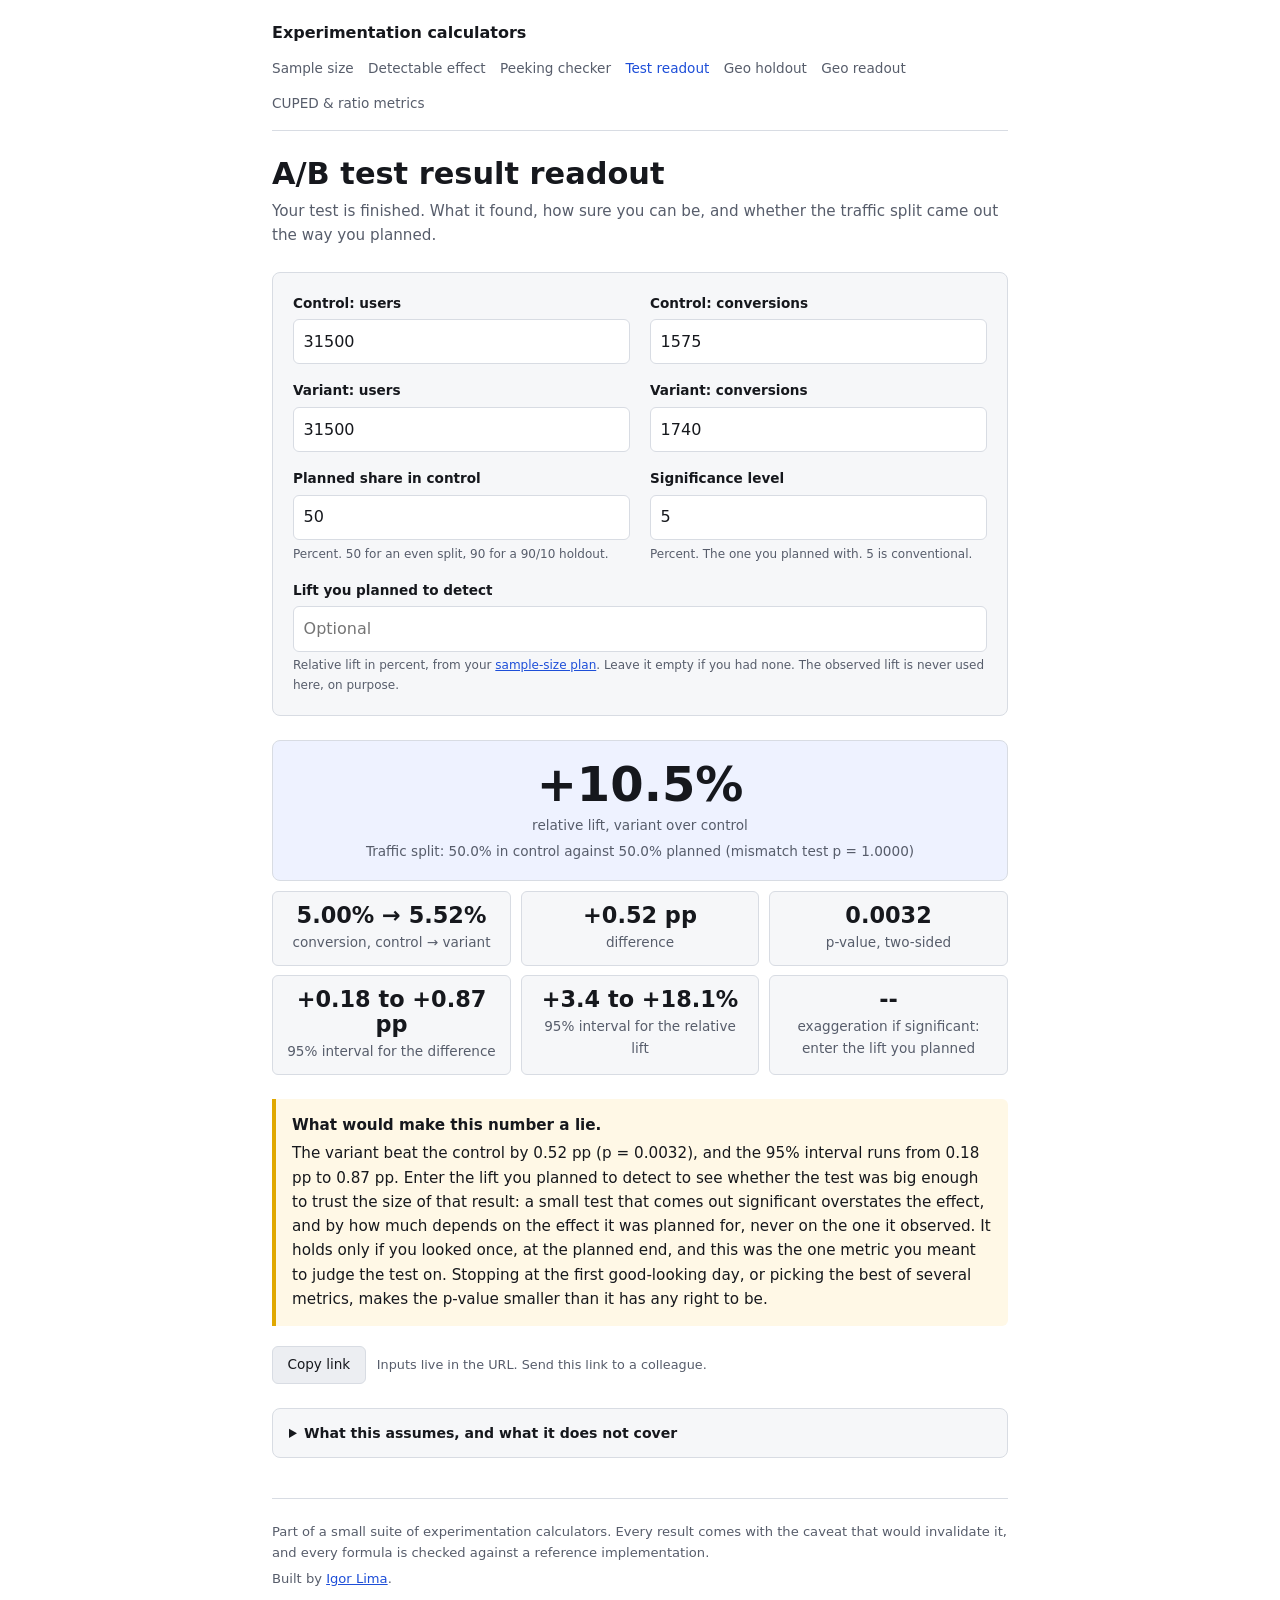
<file: tools/readout.html>
<!DOCTYPE html>
<html lang="en">
<head>
<meta charset="utf-8">
<meta name="viewport" content="width=device-width, initial-scale=1">
<title>A/B test result readout</title>
<meta name="description" content="Read a finished A/B test: lift with a confidence interval, the p-value, a sample ratio mismatch check first, and how much a significant result is likely exaggerating.">
<link rel="canonical" href="https://igorlima-py.github.io/experiment-calculators/tools/readout.html">
<link rel="icon" href="../assets/favicon.svg" type="image/svg+xml">
<meta property="og:type" content="website">
<meta property="og:url" content="https://igorlima-py.github.io/experiment-calculators/tools/readout.html">
<meta property="og:title" content="A/B test result readout">
<meta property="og:description" content="Read a finished A/B test: lift with a confidence interval, the p-value, a sample ratio mismatch check first, and how much a significant result is likely exaggerating.">
<meta property="og:image" content="https://igorlima-py.github.io/experiment-calculators/assets/og/readout.png">
<meta property="og:image:width" content="1200">
<meta property="og:image:height" content="630">
<meta name="twitter:card" content="summary_large_image">
<meta name="twitter:title" content="A/B test result readout">
<meta name="twitter:description" content="Read a finished A/B test: lift with a confidence interval, the p-value, a sample ratio mismatch check first, and how much a significant result is likely exaggerating.">
<meta name="twitter:image" content="https://igorlima-py.github.io/experiment-calculators/assets/og/readout.png">
<link rel="stylesheet" href="../assets/style.css">
</head>
<body>
<div class="wrap">

<header class="site-header">
  <a class="home" href="../index.html">Experimentation calculators</a>
  <nav class="site-nav">
    <a href="sample-size.html">Sample size</a>
    <a href="mde.html">Detectable effect</a>
    <a href="peeking.html">Peeking checker</a>
    <a href="readout.html" aria-current="page">Test readout</a>
    <a href="geo-holdout.html">Geo holdout</a>
    <a href="geo-readout.html">Geo readout</a>
    <a href="cuped.html">CUPED &amp; ratio metrics</a>
  </nav>
</header>

<main>
  <h1>A/B test result readout</h1>
  <p class="tool-sub">Your test is finished. What it found, how sure you can be,
  and whether the traffic split came out the way you planned.</p>

  <div class="fields">
    <div class="field">
      <label for="na">Control: users</label>
      <input type="number" id="na" step="1" min="1" inputmode="numeric">
    </div>

    <div class="field">
      <label for="ca">Control: conversions</label>
      <input type="number" id="ca" step="1" min="0" inputmode="numeric">
    </div>

    <div class="field">
      <label for="nb">Variant: users</label>
      <input type="number" id="nb" step="1" min="1" inputmode="numeric">
    </div>

    <div class="field">
      <label for="cb">Variant: conversions</label>
      <input type="number" id="cb" step="1" min="0" inputmode="numeric">
    </div>

    <div class="field">
      <label for="split">Planned share in control</label>
      <input type="number" id="split" step="1" min="1" max="99" inputmode="decimal">
      <span class="hint">Percent. 50 for an even split, 90 for a 90/10 holdout.</span>
    </div>

    <div class="field">
      <label for="alpha">Significance level</label>
      <input type="number" id="alpha" step="0.01" min="0.01" max="50" inputmode="decimal">
      <span class="hint">Percent. The one you planned with. 5 is conventional.</span>
    </div>

    <div class="field field-span">
      <label for="mde">Lift you planned to detect</label>
      <input type="number" id="mde" step="0.1" min="0" inputmode="decimal" placeholder="Optional">
      <span class="hint">Relative lift in percent, from your
      <a href="sample-size.html">sample-size plan</a>. Leave it empty if you had
      none. The observed lift is never used here, on purpose.</span>
    </div>
  </div>

  <div class="results">
    <div class="result-main">
      <span class="result-value" id="out-rel">--</span>
      <span class="result-label">relative lift, variant over control</span>
      <span class="result-label" id="out-srm"></span>
    </div>
    <div class="result-grid">
      <div class="result-cell">
        <span class="result-value" id="out-rates">--</span>
        <span class="result-label">conversion, control → variant</span>
      </div>
      <div class="result-cell">
        <span class="result-value" id="out-diff">--</span>
        <span class="result-label">difference</span>
      </div>
      <div class="result-cell">
        <span class="result-value" id="out-p">--</span>
        <span class="result-label">p-value, two-sided</span>
      </div>
      <div class="result-cell">
        <span class="result-value" id="out-ci">--</span>
        <span class="result-label" id="out-ci-label">interval for the difference</span>
      </div>
      <div class="result-cell">
        <span class="result-value" id="out-ci-rel">--</span>
        <span class="result-label" id="out-ci-rel-label">interval for the relative lift</span>
      </div>
      <div class="result-cell">
        <span class="result-value" id="out-m">--</span>
        <span class="result-label" id="out-m-label">exaggeration if significant</span>
      </div>
    </div>
  </div>

  <div class="warn" id="warn"></div>

  <div class="judgement" id="judgement"></div>

  <div class="share">
    <button type="button" class="btn" id="copy">Copy link</button>
    <span class="note">Inputs live in the URL. Send this link to a colleague.</span>
  </div>

  <details class="honesty">
    <summary>What this assumes, and what it does not cover</summary>
    <ul>
      <li><strong>The traffic split is checked first.</strong> A chi-square
      test of the users in each arm against the split you planned, with no
      continuity correction. Below p = 0.001 the page does not read the lift at
      all. Eppo and GrowthBook use the same threshold; Microsoft's
      experimentation team uses a stricter 0.0005, and Lukas Vermeer's retired
      checker a looser 0.01.</li>
      <li><strong>Normal approximation.</strong> The p-value is the standard
      two-proportion z-test with the variance pooled under the null, the same
      number a chi-square test on the 2×2 table gives. With fewer than 10
      conversions (or non-conversions) in an arm it stops being reliable, and
      the page warns you.</li>
      <li><strong>The interval for the difference is Newcombe's</strong>, built
      from the two Wilson intervals. It keeps its coverage when a rate is near
      zero or an arm is small, where the textbook Wald interval does not. At
      large samples the two agree to the second decimal.</li>
      <li><strong>The interval for the relative lift</strong> comes from the log
      of the ratio of the two rates, so it is not symmetric around the lift,
      and it needs at least one conversion in each arm.</li>
      <li><strong>The exaggeration ratio (type M error)</strong> is Gelman and
      Carlin's: if the true lift were the one you planned for, how much a
      significant estimate would overstate it on average. It uses your planned
      lift on the observed control rate and the standard error from your data,
      never the lift you observed. Power computed from the observed lift is a
      restatement of the p-value and tells you nothing new.</li>
      <li><strong>Two-sided only, one metric, one look.</strong> Checking the
      result along the way (see the <a href="peeking.html">peeking
      checker</a>) or choosing the best of several metrics afterwards makes
      every number here look better than it is.</li>
      <li><strong>Not covered:</strong> revenue and other continuous metrics,
      more than two variants, sequential or always-valid designs, CUPED-adjusted
      estimates, and users who are not independent of each other.</li>
    </ul>
    <p>Cross-checked against <code>statsmodels</code>
    (<code>proportions_ztest</code>, <code>confint_proportions_2indep</code>),
    <code>scipy.stats.chisquare</code>, and a Monte Carlo for the exaggeration
    ratio. See <a href="../validation/index.html">the published comparison</a>.</p>
  </details>
</main>

<footer class="site-footer">
  <p>Part of a small suite of experimentation calculators. Every result comes
  with the caveat that would invalidate it, and every formula is checked against
  a reference implementation.</p>
  <p>Built by <a href="https://github.com/IgorLima-py">Igor Lima</a>.</p>
</footer>

</div>

<script src="../assets/stats.js"></script>
<script src="../assets/sequential.js"></script>
<script src="../assets/readout.js"></script>
<script src="../assets/ui.js"></script>
<script src="../assets/judgement.js"></script>
<script>
(function () {
  'use strict';

  /* Defaults: a test the size the sample size page plans at its own defaults
   * (5% baseline, 10% lift, about 31,000 users an arm), which came out ahead. */
  var SPEC = {
    na:    { def: 31500, min: 1, max: 1e10 },
    ca:    { def: 1575,  min: 0, max: 1e10 },
    nb:    { def: 31500, min: 1, max: 1e10 },
    cb:    { def: 1740,  min: 0, max: 1e10 },
    split: { def: 50,    min: 1, max: 99 },
    alpha: { def: 5,     min: 0.01, max: 50 },
    mde:   { def: null,  min: 0, max: 100000 }
  };

  var ids = ['rel', 'srm', 'rates', 'diff', 'p', 'ci', 'ci-label', 'ci-rel',
             'ci-rel-label', 'm', 'm-label'];
  var out = {};
  ids.forEach(function (id) { out[id] = document.getElementById('out-' + id); });
  var warn = document.getElementById('warn');
  var judgement = document.getElementById('judgement');

  var INVALID = {
    counts: 'Users and conversions are counts of people: whole numbers, none ' +
      'of them negative.',
    empty: 'Each arm needs at least one user.',
    conversions: 'An arm cannot have more conversions than users.',
    degenerate: 'Nobody converted in either arm, or everybody did, so there is ' +
      'no difference to read.'
  };

  function signed(x, digits, unit) {
    if (!isFinite(x)) return '--';
    return (x > 0 ? '+' : '') + UI.decimal(x, digits) + unit;
  }

  function range(ci, scale, digits, unit) {
    if (!ci) return '--';
    return signed(ci.lo * scale, digits, '') + ' to ' + signed(ci.hi * scale, digits, unit);
  }

  function blank() {
    ['rel', 'rates', 'diff', 'p', 'ci', 'ci-rel', 'm'].forEach(function (id) {
      out[id].textContent = '--';
    });
    out.srm.textContent = '';
    out['ci-label'].textContent = 'interval for the difference';
    out['ci-rel-label'].textContent = 'interval for the relative lift';
    out['m-label'].textContent = 'exaggeration if significant';
  }

  function render(v) {
    var r = Readout.analyse({
      na: v.na, ca: v.ca, nb: v.nb, cb: v.cb,
      split: v.split / 100, alpha: v.alpha / 100,
      mde: v.mde === null ? null : v.mde / 100
    });

    blank();
    if (r.invalid) {
      warn.innerHTML = INVALID[r.invalid];
      judgement.innerHTML = '';
      return;
    }

    out.srm.textContent = 'Traffic split: ' +
      UI.percent(r.srm.observedShareA * 100, 1) + ' in control against ' +
      UI.percent(r.srm.plannedShareA * 100, 1) + ' planned (mismatch test p = ' +
      UI.pValue(r.srm.p) + ')';

    /* A mismatched split voids the comparison: the lift is not shown, only
     * the verdict on the split. */
    if (r.srm.flagged) {
      warn.innerHTML = '';
      judgement.innerHTML = Judgement.readout(r);
      return;
    }

    var level = UI.percent((1 - r.alpha) * 100, 0);
    out.rel.textContent = signed(r.relative * 100, 1, '%');
    out.rates.textContent = UI.percent(r.rateA * 100, 2) + ' → ' +
      UI.percent(r.rateB * 100, 2);
    out.diff.textContent = signed(r.diff * 100, 2, ' pp');
    out.p.textContent = UI.pValue(r.p);
    out.ci.textContent = range(r.ciDiff, 100, 2, ' pp');
    out['ci-label'].textContent = level + ' interval for the difference';
    out['ci-rel'].textContent = range(r.ciRelative, 100, 1, '%');
    out['ci-rel-label'].textContent = level + ' interval for the relative lift';

    if (r.typeM) {
      out.m.textContent = UI.decimal(r.typeM.exaggeration, 1) + '×';
      out['m-label'].textContent = 'exaggeration if significant, at ' +
        UI.percent(r.typeM.power * 100, 0) + ' power for a ' +
        UI.percent(v.mde, 1) + ' lift';
    } else {
      out['m-label'].textContent = 'exaggeration if significant: enter the ' +
        'lift you planned';
    }

    warn.innerHTML = r.countsOk ? '' :
      '<strong>Treat this reading as indicative.</strong> One arm has fewer ' +
      'than 10 conversions, or fewer than 10 users who did not convert. That ' +
      'is where the normal approximation behind this page stops being ' +
      'reliable. Use Fisher\'s exact test for a test this small.';

    judgement.innerHTML = Judgement.readout(r);
  }

  UI.attach(SPEC, render);
  UI.initCopyButton('copy');
})();
</script>
</body>
</html>
</file>
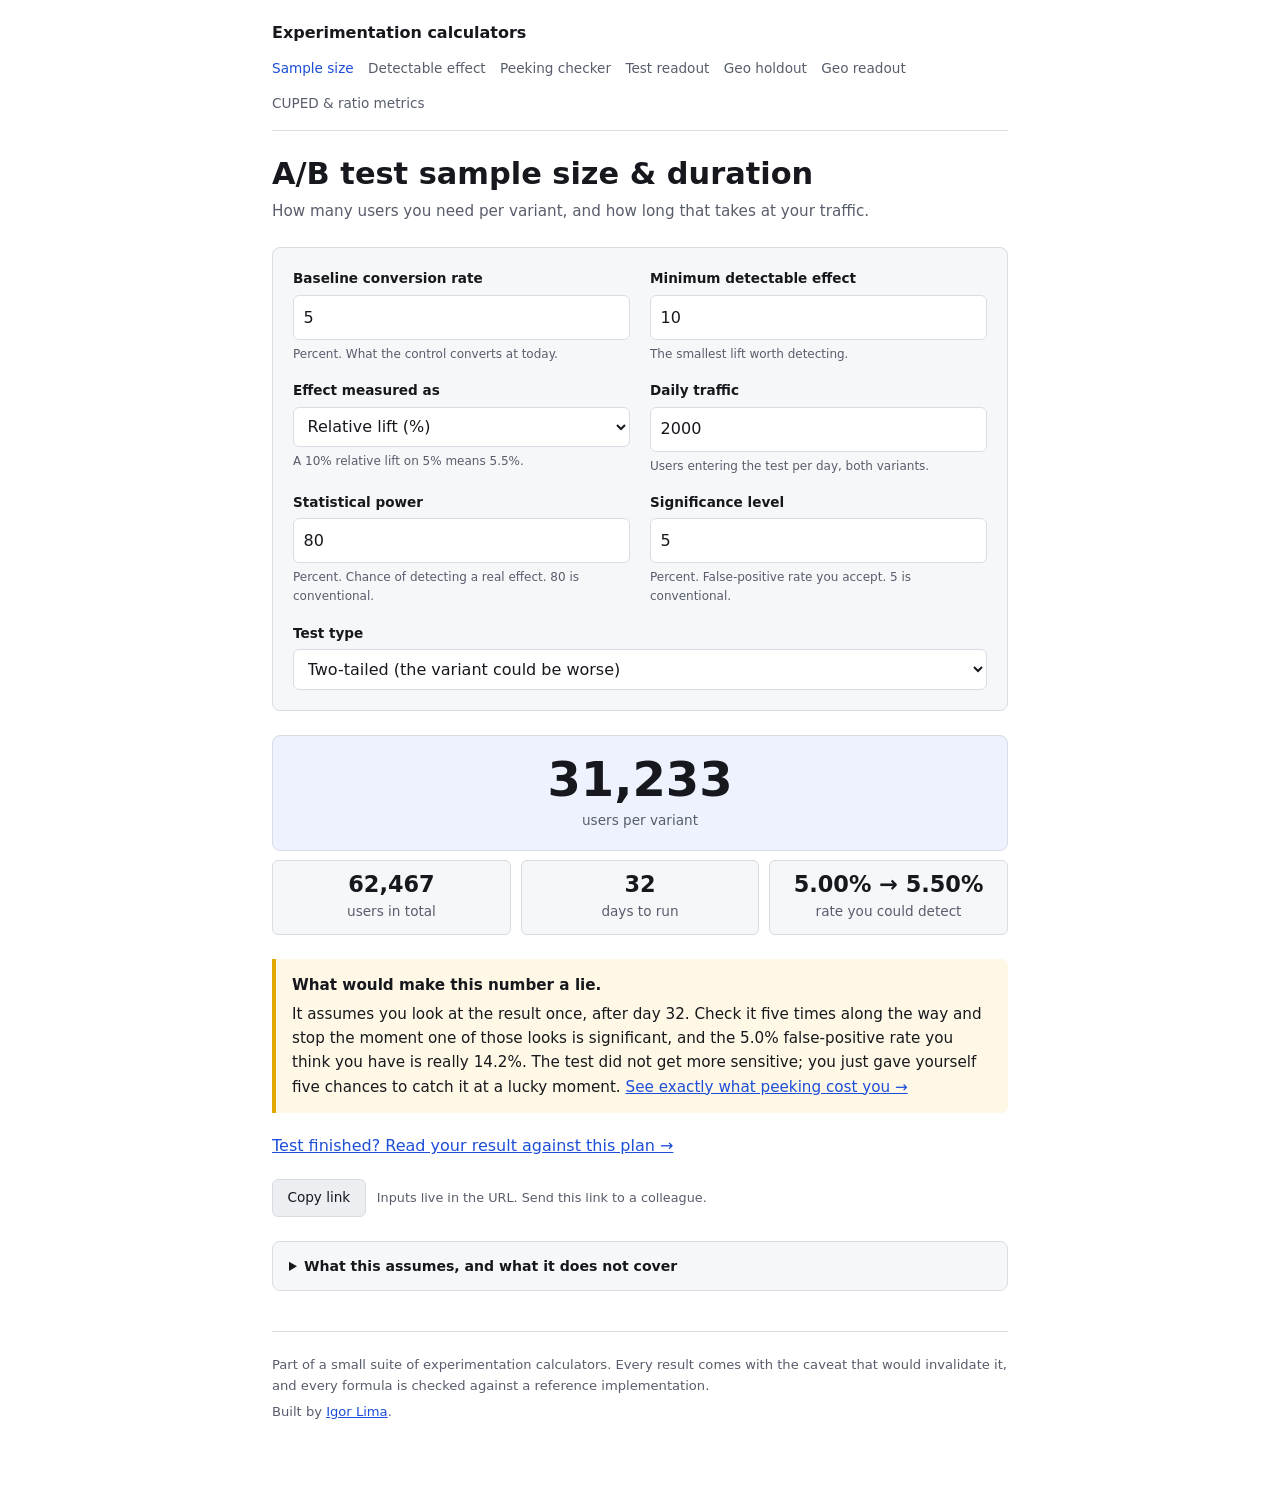
<file: tools/sample-size.html>
<!DOCTYPE html>
<html lang="en">
<head>
<meta charset="utf-8">
<meta name="viewport" content="width=device-width, initial-scale=1">
<title>A/B test sample size &amp; duration</title>
<meta name="description" content="How many users an A/B test needs and how long it will take, with the assumptions that would invalidate the answer stated up front.">
<link rel="canonical" href="https://igorlima-py.github.io/experiment-calculators/tools/sample-size.html">
<link rel="icon" href="../assets/favicon.svg" type="image/svg+xml">
<meta property="og:type" content="website">
<meta property="og:url" content="https://igorlima-py.github.io/experiment-calculators/tools/sample-size.html">
<meta property="og:title" content="A/B test sample size &amp; duration">
<meta property="og:description" content="How many users an A/B test needs and how long it will take, with the assumptions that would invalidate the answer stated up front.">
<meta property="og:image" content="https://igorlima-py.github.io/experiment-calculators/assets/og/sample-size.png">
<meta property="og:image:width" content="1200">
<meta property="og:image:height" content="630">
<meta name="twitter:card" content="summary_large_image">
<meta name="twitter:title" content="A/B test sample size &amp; duration">
<meta name="twitter:description" content="How many users an A/B test needs and how long it will take, with the assumptions that would invalidate the answer stated up front.">
<meta name="twitter:image" content="https://igorlima-py.github.io/experiment-calculators/assets/og/sample-size.png">
<link rel="stylesheet" href="../assets/style.css">
</head>
<body>
<div class="wrap">

<header class="site-header">
  <a class="home" href="../index.html">Experimentation calculators</a>
  <nav class="site-nav">
    <a href="sample-size.html" aria-current="page">Sample size</a>
    <a href="mde.html">Detectable effect</a>
    <a href="peeking.html">Peeking checker</a>
    <a href="readout.html">Test readout</a>
    <a href="geo-holdout.html">Geo holdout</a>
    <a href="geo-readout.html">Geo readout</a>
    <a href="cuped.html">CUPED &amp; ratio metrics</a>
  </nav>
</header>

<main>
  <h1>A/B test sample size &amp; duration</h1>
  <p class="tool-sub">How many users you need per variant, and how long that
  takes at your traffic.</p>

  <div class="fields">
    <div class="field">
      <label for="base">Baseline conversion rate</label>
      <input type="number" id="base" step="0.01" min="0.01" max="99.99" inputmode="decimal">
      <span class="hint">Percent. What the control converts at today.</span>
    </div>

    <div class="field">
      <label for="mde">Minimum detectable effect</label>
      <input type="number" id="mde" step="0.01" min="0.01" inputmode="decimal">
      <span class="hint">The smallest lift worth detecting.</span>
    </div>

    <div class="field">
      <label for="rel">Effect measured as</label>
      <select id="rel">
        <option value="1">Relative lift (%)</option>
        <option value="0">Percentage points</option>
      </select>
      <span class="hint">A 10% relative lift on 5% means 5.5%.</span>
    </div>

    <div class="field">
      <label for="traffic">Daily traffic</label>
      <input type="number" id="traffic" step="1" min="1" inputmode="numeric">
      <span class="hint">Users entering the test per day, both variants.</span>
    </div>

    <div class="field">
      <label for="power">Statistical power</label>
      <input type="number" id="power" step="1" min="50" max="99.9" inputmode="decimal">
      <span class="hint">Percent. Chance of detecting a real effect. 80 is conventional.</span>
    </div>

    <div class="field">
      <label for="alpha">Significance level</label>
      <input type="number" id="alpha" step="0.01" min="0.01" max="50" inputmode="decimal">
      <span class="hint">Percent. False-positive rate you accept. 5 is conventional.</span>
    </div>

    <div class="field field-span">
      <label for="tails">Test type</label>
      <select id="tails">
        <option value="2">Two-tailed (the variant could be worse)</option>
        <option value="1">One-tailed (only interested in an improvement)</option>
      </select>
    </div>
  </div>

  <div class="results">
    <div class="result-main">
      <span class="result-value" id="out-n">--</span>
      <span class="result-label">users per variant</span>
    </div>
    <div class="result-grid">
      <div class="result-cell">
        <span class="result-value" id="out-total">--</span>
        <span class="result-label">users in total</span>
      </div>
      <div class="result-cell">
        <span class="result-value" id="out-days">--</span>
        <span class="result-label">days to run</span>
      </div>
      <div class="result-cell">
        <span class="result-value" id="out-rates">--</span>
        <span class="result-label">rate you could detect</span>
      </div>
    </div>
  </div>

  <div class="warn" id="warn"></div>

  <div class="judgement" id="judgement"></div>

  <p><a id="readout-link" href="readout.html">Test finished? Read your result
  against this plan →</a></p>

  <div class="share">
    <button type="button" class="btn" id="copy">Copy link</button>
    <span class="note">Inputs live in the URL. Send this link to a colleague.</span>
  </div>

  <details class="honesty">
    <summary>What this assumes, and what it does not cover</summary>
    <ul>
      <li><strong>Normal approximation to the binomial.</strong> Standard for
      this calculation and accurate at realistic sample sizes, but it degrades
      when the expected number of conversions per variant drops into single
      digits. The tool warns you when that happens.</li>
      <li><strong>Pooled variance under the null.</strong> The null standard
      error is computed at the average of the two rates. Evan Miller's
      calculator uses the baseline rate in both arms instead and returns about
      6% fewer users. Both conventions are defensible, and the comparison is
      published.</li>
      <li><strong>No continuity correction.</strong> Adding one (the Fleiss
      convention) raises the requirement by roughly 4%.</li>
      <li><strong>An even 50/50 split</strong> and equal traffic to both
      variants for the whole run.</li>
      <li><strong>One primary metric, analysed once.</strong> Every extra metric
      you check is another chance at a false positive, and so is every extra
      look at the same metric.</li>
      <li><strong>Not covered:</strong> revenue and other continuous metrics,
      more than two variants, sequential or always-valid designs, and any
      correction for the fact that users are not always independent.</li>
    </ul>
    <p>Cross-checked against
    <code>statsmodels.stats.proportion.samplesize_proportions_2indep_onetail</code>.
    See <a href="../validation/index.html">the published comparison</a>.</p>
  </details>
</main>

<footer class="site-footer">
  <p>Part of a small suite of experimentation calculators. Every result comes
  with the caveat that would invalidate it, and every formula is checked against
  a reference implementation.</p>
  <p>Built by <a href="https://github.com/IgorLima-py">Igor Lima</a>.</p>
</footer>

</div>

<script src="../assets/stats.js"></script>
<script src="../assets/experiments.js"></script>
<script src="../assets/sequential.js"></script>
<script src="../assets/ui.js"></script>
<script src="../assets/judgement.js"></script>
<script>
(function () {
  'use strict';

  var SPEC = {
    base:    { def: 5,    min: 0.01, max: 99.99 },
    mde:     { def: 10,   min: 0.01, max: 100000 },
    rel:     { def: 1,    values: [0, 1] },
    traffic: { def: 2000, min: 1,    max: 100000000 },
    power:   { def: 80,   min: 50,   max: 99.9 },
    alpha:   { def: 5,    min: 0.01, max: 50 },
    tails:   { def: 2,    values: [1, 2] }
  };

  var out = {
    n: document.getElementById('out-n'),
    total: document.getElementById('out-total'),
    days: document.getElementById('out-days'),
    rates: document.getElementById('out-rates'),
    warn: document.getElementById('warn'),
    judgement: document.getElementById('judgement'),
    readout: document.getElementById('readout-link')
  };

  /* The readout needs the effect this test was planned for, as a relative
   * lift, to say how much a significant result is likely exaggerating.
   *
   * The readout is two-sided only. A one-sided plan at alpha rejects where a
   * two-sided test at 2 * alpha does in the planned direction, so that is the
   * level it carries over; passing alpha unchanged would report less power
   * than the plan had. The readout caps alpha at 50%. */
  function readoutLink(v) {
    var relative = v.rel === 1 ? v.mde : v.mde / v.base * 100;
    var alpha = Math.min(50, v.tails === 1 ? 2 * v.alpha : v.alpha);
    var parts = ['mde=' + Number(relative.toFixed(4))];
    if (alpha !== 5) parts.push('alpha=' + Number(alpha.toFixed(4)));
    return 'readout.html?' + parts.join('&');
  }

  function render(v) {
    out.readout.href = readoutLink(v);
    var p1 = v.base / 100;
    var delta = Experiments.absoluteEffect(p1, v.mde / 100, v.rel === 1);
    var p2 = p1 + delta;

    if (!(p2 > 0 && p2 < 1)) {
      out.n.textContent = '--';
      out.total.textContent = '--';
      out.days.textContent = '--';
      out.rates.textContent = '--';
      out.warn.innerHTML = 'That effect would push the variant’s conversion ' +
        'rate to ' + UI.percent(p2 * 100, 1) + ', which is not a rate. ' +
        'Lower the detectable effect or the baseline.';
      out.judgement.innerHTML = '';
      return;
    }

    var n = Experiments.sampleSizePooled(p1, delta, v.alpha / 100,
                                         v.power / 100, v.tails);
    var days = Experiments.durationDays(n, v.traffic);

    out.n.textContent = UI.integer(n);
    out.total.textContent = UI.integer(2 * n);
    out.days.textContent = UI.integer(days);
    out.rates.textContent = UI.percent(p1 * 100, 2) + ' → ' + UI.percent(p2 * 100, 2);

    out.warn.innerHTML = Experiments.normalApproxOk(p1, delta, n) ? '' :
      '<strong>Treat this number as indicative.</strong> At this baseline the ' +
      'expected count of the rarer outcome per variant is in single digits, ' +
      'where the normal approximation behind every calculator of this kind ' +
      'stops being reliable. Use an exact test to plan a test this small.';

    out.judgement.innerHTML = Judgement.sampleSize(days, v.alpha);
  }

  UI.attach(SPEC, render);
  UI.initCopyButton('copy');
})();
</script>
</body>
</html>
</file>
<file: assets/style.css>
/*
 * style.css - one stylesheet for the whole suite.
 *
 * Mobile-first: the base rules assume a narrow screen, and the single media
 * query below widens the layout for desktop. This is a utility, not a
 * showpiece - clean and fast beats beautiful.
 */

:root {
  --bg: #ffffff;
  --surface: #f6f7f9;
  --surface-alt: #eceef2;
  --border: #d8dce3;
  --text: #16181d;
  --text-soft: #575d6b;
  --accent: #1d4ed8;
  --accent-soft: #eef2ff;
  --judgement-bg: #fff8e6;
  --judgement-border: #e0a800;
  --warn-bg: #fdecea;
  --warn-border: #c62828;
  --ok: #1b7a3d;
  --mono: ui-monospace, SFMono-Regular, "SF Mono", Menlo, Consolas, monospace;
}

@media (prefers-color-scheme: dark) {
  :root {
    --bg: #14161a;
    --surface: #1c1f25;
    --surface-alt: #23272f;
    --border: #333944;
    --text: #e9ecf1;
    --text-soft: #a2aab8;
    --accent: #7da2ff;
    --accent-soft: #1b2440;
    --judgement-bg: #2b2515;
    --judgement-border: #b98900;
    --warn-bg: #2e1a19;
    --warn-border: #e57373;
    --ok: #6fcf8f;
  }
}

* { box-sizing: border-box; }

body {
  margin: 0;
  padding: 0 1rem 3rem;
  background: var(--bg);
  color: var(--text);
  font: 16px/1.6 system-ui, -apple-system, "Segoe UI", Roboto, sans-serif;
  -webkit-text-size-adjust: 100%;
}

.wrap { max-width: 46rem; margin: 0 auto; }

a { color: var(--accent); }
a:hover { text-decoration: none; }

/* ---------- header ---------- */

.site-header {
  padding: 1.25rem 0 0.75rem;
  border-bottom: 1px solid var(--border);
  margin-bottom: 1.5rem;
}

.site-header .home {
  font-weight: 600;
  text-decoration: none;
  color: var(--text);
}

.site-nav {
  margin-top: 0.6rem;
  display: flex;
  flex-wrap: wrap;
  gap: 0.4rem 0.9rem;
  font-size: 0.85rem;
}

/* WCAG 2.2 (2.5.8) asks for 24px of target on anything that is not a link
 * inline in a sentence. The labels alone come out at 22 on a phone, and this
 * is the primary navigation, so the box is grown rather than the type. */
.site-nav a {
  color: var(--text-soft);
  text-decoration: none;
  display: inline-flex;
  align-items: center;
  min-height: 28px;
}
.site-nav a:hover,
.site-nav a[aria-current="page"] { color: var(--accent); }

/* ---------- headings ---------- */

h1 { font-size: 1.5rem; line-height: 1.25; margin: 0 0 0.4rem; }
h2 { font-size: 1.1rem; margin: 2rem 0 0.6rem; }
h3 { font-size: 0.95rem; margin: 1.4rem 0 0.4rem; }

.tool-sub {
  margin: 0 0 1.5rem;
  color: var(--text-soft);
  font-size: 0.95rem;
}

/* ---------- inputs ---------- */

.fields {
  display: grid;
  gap: 0.9rem;
  padding: 1rem;
  background: var(--surface);
  border: 1px solid var(--border);
  border-radius: 8px;
}

.field { display: flex; flex-direction: column; gap: 0.3rem; }

.field label { font-size: 0.85rem; font-weight: 600; }

.field .hint { font-size: 0.75rem; color: var(--text-soft); font-weight: 400; }

.field input,
.field select,
textarea {
  font: inherit;
  font-variant-numeric: tabular-nums;
  padding: 0.55rem 0.6rem;
  color: var(--text);
  background: var(--bg);
  border: 1px solid var(--border);
  border-radius: 6px;
  width: 100%;
}

/* Pasted data inside the input card is a table: monospace keeps its columns
 * lined up, and the smaller size fits a market name and two figures on a
 * phone. */
.fields textarea {
  font-family: var(--mono);
  font-size: 0.8rem;
  line-height: 1.5;
}

.field input:focus,
.field select:focus,
textarea:focus {
  outline: 2px solid var(--accent);
  outline-offset: 1px;
}

.field-inline {
  display: flex;
  align-items: center;
  gap: 0.5rem;
  flex-direction: row;
}

.field-inline input[type="checkbox"] { width: auto; margin: 0; }
.field-inline label { font-weight: 400; }

/* ---------- results ---------- */

.results { margin: 1.5rem 0; }

.result-main {
  padding: 1.1rem 1rem;
  background: var(--accent-soft);
  border: 1px solid var(--border);
  border-radius: 8px;
  text-align: center;
}

.result-value {
  display: block;
  font-size: 2.4rem;
  line-height: 1.1;
  font-weight: 700;
  font-variant-numeric: tabular-nums;
  overflow-wrap: anywhere;
}

.result-label {
  display: block;
  margin-top: 0.25rem;
  font-size: 0.85rem;
  color: var(--text-soft);
}

.result-grid {
  display: grid;
  gap: 0.6rem;
  margin-top: 0.6rem;
}

.result-cell {
  padding: 0.7rem 0.8rem;
  background: var(--surface);
  border: 1px solid var(--border);
  border-radius: 6px;
  text-align: center;
}

.result-cell .result-value { font-size: 1.4rem; }

/* Four figures that read as two pairs: two columns at every width. */
.result-grid.pairs { grid-template-columns: repeat(2, 1fr); }

/* A field the page shows only for some inputs: display: flex on .field would
 * otherwise beat the hidden attribute. */
.field[hidden] { display: none; }

/* ---------- code to copy into another tool (the geo readout's MMM section) ---------- */

.snippet {
  margin: 0.8rem 0 0.4rem;
  padding: 0.8rem 1rem;
  overflow-x: auto;
  background: var(--surface);
  border: 1px solid var(--border);
  border-radius: 6px;
  font-size: 0.75rem;
  line-height: 1.5;
}

.snippet code { font-size: inherit; overflow-wrap: normal; white-space: pre; }

.snippet-note { font-size: 0.8rem; color: var(--text-soft); }

/* ---------- the judgement sentence: the actual product ---------- */

.judgement {
  margin: 1.25rem 0;
  padding: 0.9rem 1rem;
  background: var(--judgement-bg);
  border-left: 4px solid var(--judgement-border);
  border-radius: 0 6px 6px 0;
  font-size: 0.95rem;
}

.judgement strong { display: block; margin-bottom: 0.25rem; }

.warn {
  margin: 1rem 0;
  padding: 0.8rem 1rem;
  background: var(--warn-bg);
  border-left: 4px solid var(--warn-border);
  border-radius: 0 6px 6px 0;
  font-size: 0.9rem;
}

.warn:empty { display: none; }

/* ---------- honesty box ---------- */

.honesty {
  margin: 1.5rem 0;
  padding: 0.8rem 1rem;
  background: var(--surface);
  border: 1px solid var(--border);
  border-radius: 8px;
  font-size: 0.88rem;
}

.honesty summary { cursor: pointer; font-weight: 600; }
.honesty ul { margin: 0.7rem 0 0; padding-left: 1.1rem; }
.honesty li { margin-bottom: 0.4rem; }
.honesty p:last-child { margin-bottom: 0; }

/* ---------- share ---------- */

.share {
  display: flex;
  align-items: center;
  gap: 0.7rem;
  flex-wrap: wrap;
  margin: 1.25rem 0;
}

.btn {
  font: inherit;
  font-size: 0.85rem;
  padding: 0.45rem 0.9rem;
  color: var(--text);
  background: var(--surface-alt);
  border: 1px solid var(--border);
  border-radius: 6px;
  cursor: pointer;
}

.btn:hover { border-color: var(--accent); }
.btn.is-copied { color: var(--ok); border-color: var(--ok); }

.share .note { font-size: 0.8rem; color: var(--text-soft); }

/* ---------- landing page tool list ---------- */

.tool-list {
  display: grid;
  gap: 0.7rem;
  margin: 1.75rem 0;
}

.tool-card {
  display: block;
  padding: 0.9rem 1rem;
  background: var(--surface);
  border: 1px solid var(--border);
  border-left: 4px solid var(--accent);
  border-radius: 6px;
  text-decoration: none;
  color: var(--text);
}

.tool-card:hover { border-color: var(--accent); background: var(--surface-alt); }

.tool-name {
  display: block;
  font-weight: 700;
  margin-bottom: 0.2rem;
  color: var(--accent);
}

.tool-desc { display: block; font-size: 0.88rem; color: var(--text-soft); }

/* ---------- live simulation ---------- */

.sim {
  margin: 1.25rem 0;
  padding: 1rem;
  background: var(--surface);
  border: 1px solid var(--border);
  border-radius: 8px;
}

.sim-row { margin-bottom: 0.9rem; }

.sim-head {
  display: flex;
  justify-content: space-between;
  align-items: baseline;
  gap: 0.75rem;
  margin-bottom: 0.3rem;
  font-size: 0.85rem;
}

.sim-figure {
  font-weight: 700;
  font-variant-numeric: tabular-nums;
  white-space: nowrap;
}

.sim-track {
  height: 0.85rem;
  background: var(--surface-alt);
  border-radius: 999px;
  overflow: hidden;
}

.sim-bar {
  height: 100%;
  width: 0;
  border-radius: 999px;
  transition: width 120ms linear;
}

.sim-bar-bad { background: var(--warn-border); }
.sim-bar-good { background: var(--ok); }
.sim-bar-truth { background: var(--text-soft); }

.control { margin-bottom: 1rem; }

.control label {
  display: block;
  font-size: 0.85rem;
  font-weight: 600;
  margin-bottom: 0.4rem;
}

.control input[type="range"] {
  width: 100%;
  accent-color: var(--accent);
  vertical-align: middle;
}

.control output {
  display: inline-block;
  margin-top: 0.2rem;
  font-variant-numeric: tabular-nums;
  font-weight: 700;
}

.sim-status {
  margin: 0.9rem 0;
  font-size: 0.82rem;
  color: var(--text-soft);
  min-height: 2.4em;
}

/* ---------- figures ---------- */

figure { margin: 1.25rem 0; }
figure svg { display: block; width: 100%; height: auto; }
figcaption { margin-top: 0.4rem; font-size: 0.8rem; color: var(--text-soft); }

table {
  width: 100%;
  border-collapse: collapse;
  font-size: 0.85rem;
  font-variant-numeric: tabular-nums;
}

.table-scroll { overflow-x: auto; }

th, td {
  padding: 0.4rem 0.5rem;
  border-bottom: 1px solid var(--border);
  text-align: right;
}

th:first-child, td:first-child { text-align: left; }
th { font-weight: 600; color: var(--text-soft); }

/* Explicit alignment from the source Markdown, on the generated validation
 * page, where it overrides the first-column-left default above. */
.ta-left { text-align: left; }
.ta-right { text-align: right; }
.ta-center { text-align: center; }

/* ---------- generated validation page ---------- */

.prose h2 { margin-top: 2.5rem; }

.prose pre {
  overflow-x: auto;
  padding: 0.8rem 1rem;
  background: var(--surface);
  border: 1px solid var(--border);
  border-radius: 6px;
  font-size: 0.85rem;
  line-height: 1.5;
}

.prose pre code { font-size: inherit; overflow-wrap: normal; }

.prose hr {
  height: 0;
  margin: 2rem 0;
  border: 0;
  border-top: 1px solid var(--border);
}

.toc {
  margin: 1.5rem 0 2rem;
  padding: 0.9rem 1rem;
  background: var(--surface);
  border: 1px solid var(--border);
  border-radius: 8px;
  font-size: 0.9rem;
}

.toc-title {
  margin: 0 0 0.5rem;
  font-weight: 600;
  font-size: 0.85rem;
  color: var(--text-soft);
}

.toc ol { margin: 0; padding-left: 1.2rem; }
.toc li { margin-bottom: 0.25rem; }

/* Fully-qualified reference-implementation names are long enough to push the
 * page sideways on a phone, so they wrap rather than overflow. */
code {
  font-family: var(--mono);
  font-size: 0.9em;
  overflow-wrap: anywhere;
}

/* ---------- footer ---------- */

.site-footer {
  margin-top: 2.5rem;
  padding-top: 1rem;
  border-top: 1px solid var(--border);
  font-size: 0.82rem;
  color: var(--text-soft);
}

.site-footer p { margin: 0.35rem 0; }

/* ---------- desktop ---------- */

@media (min-width: 40rem) {
  body { padding: 0 1.5rem 4rem; }
  h1 { font-size: 1.9rem; }
  .fields { grid-template-columns: 1fr 1fr; gap: 1rem 1.25rem; padding: 1.25rem; }
  .fields .field-span { grid-column: 1 / -1; }
  .result-value { font-size: 3rem; }
  .result-grid { grid-template-columns: repeat(3, 1fr); }
}

@media (prefers-reduced-motion: reduce) {
  * { transition: none !important; animation: none !important; }
}
</file>
